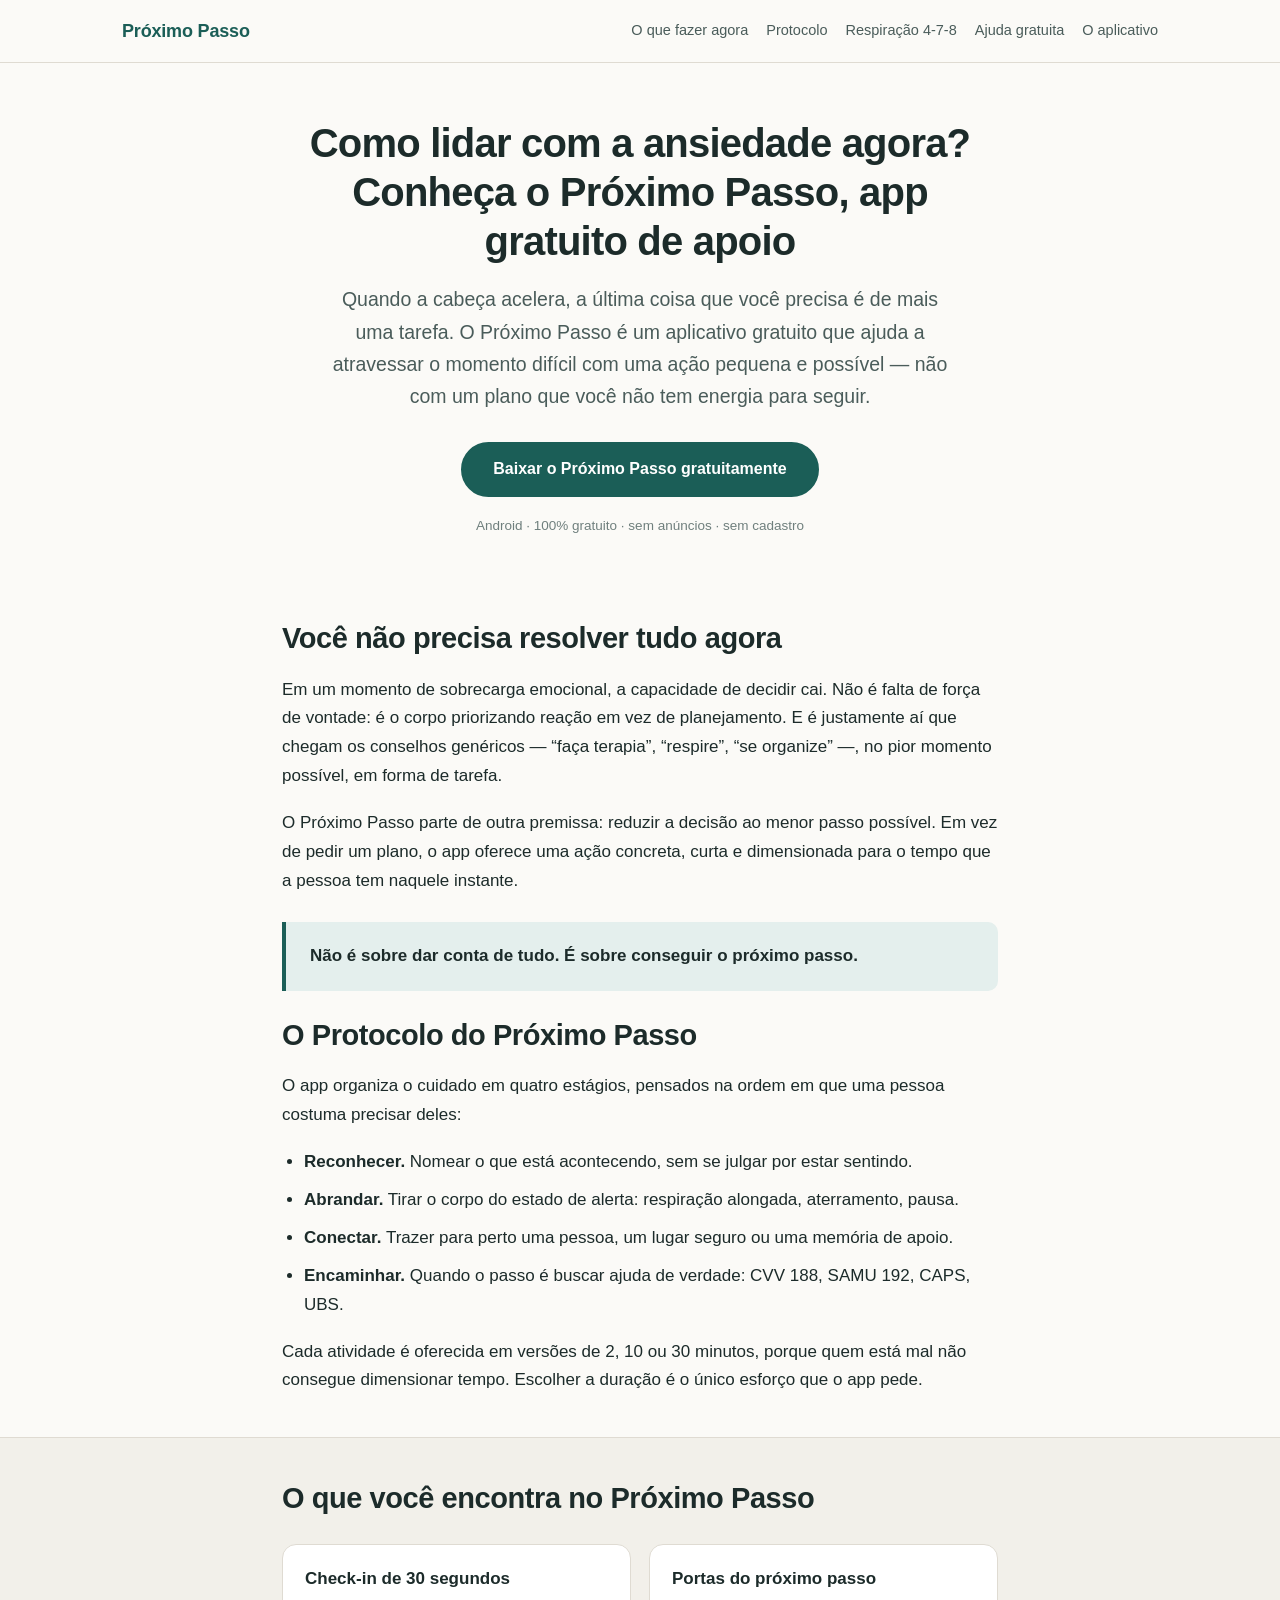
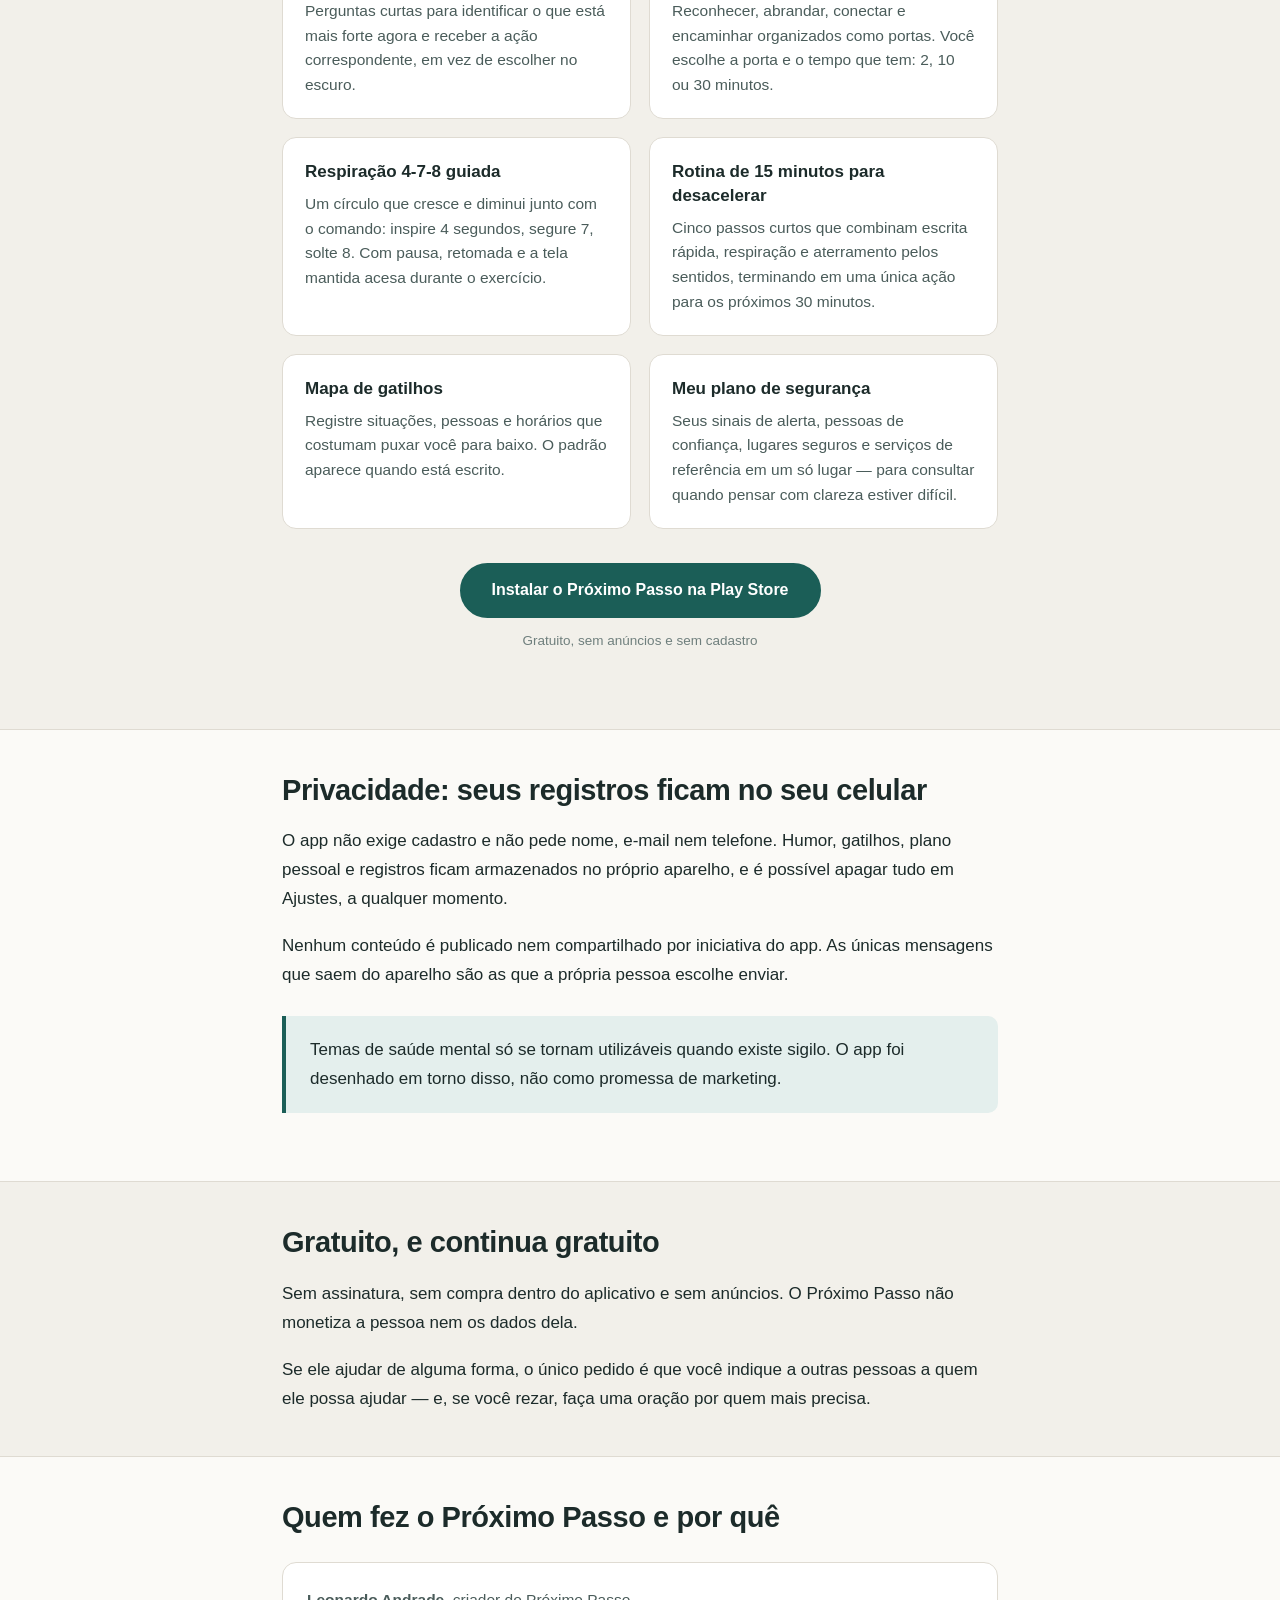
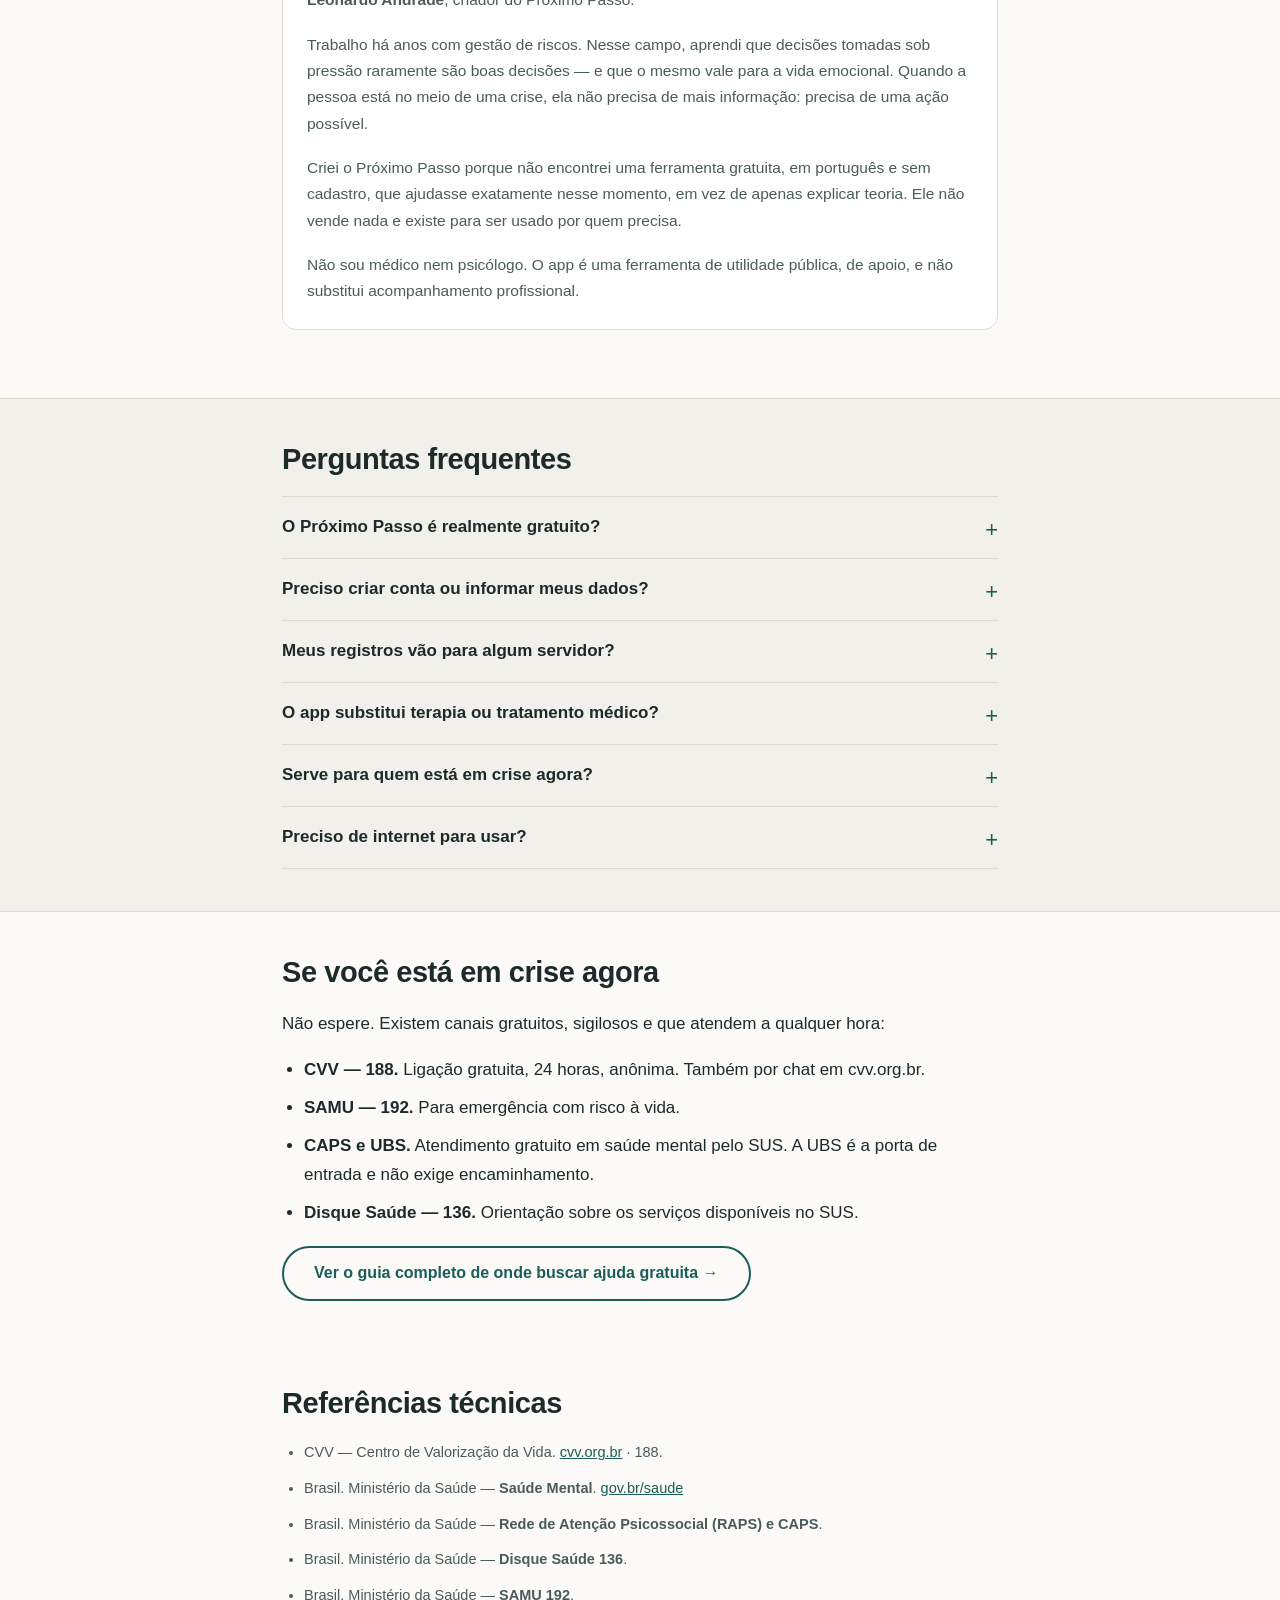
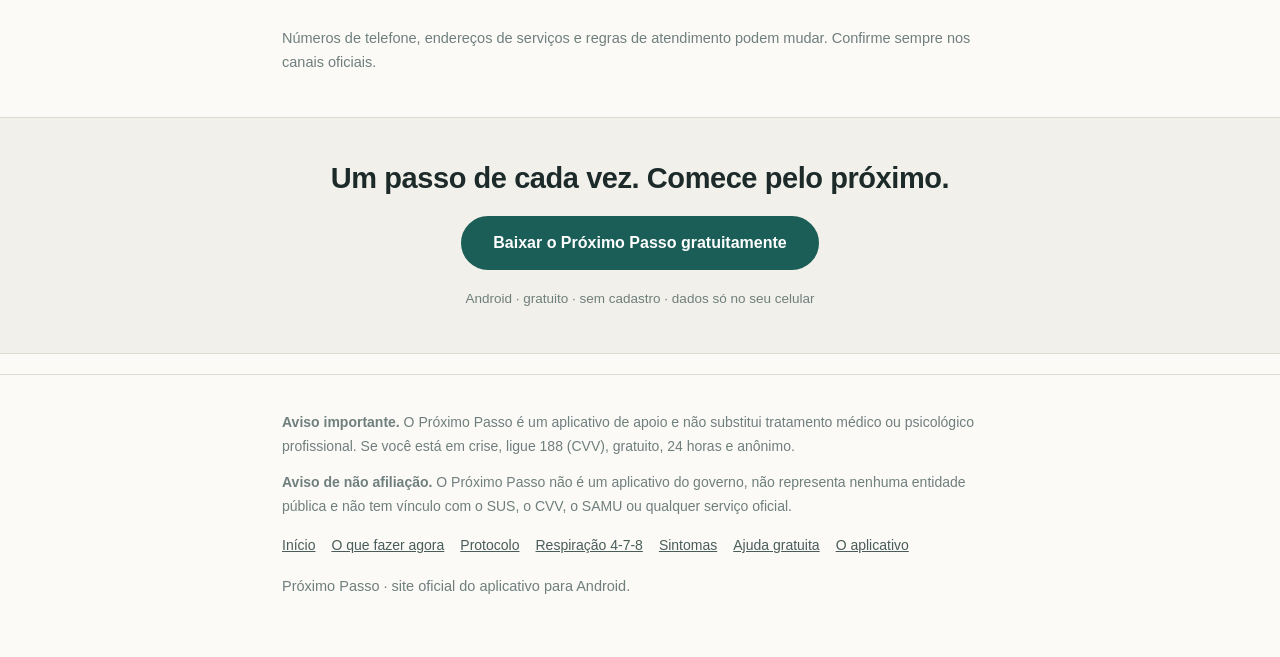
<file: index.html>
<!DOCTYPE html>
<html lang="pt-BR">
<head>
<meta charset="utf-8">
<title>Como lidar com a ansiedade agora? Conheça o Próximo Passo</title>
<meta name="description" content="App gratuito de autocuidado para momentos de ansiedade e sobrecarga emocional. Atividades de 2, 10 e 30 minutos, com exercícios guiados. Sem cadastro.">
<link rel="canonical" href="https://leoandradefr.github.io/proximo-passo/">
<meta name="robots" content="index, follow">
<meta name="viewport" content="width=device-width, initial-scale=1">
<meta property="og:type" content="website">
<meta property="og:title" content="Próximo Passo — app gratuito de apoio emocional">
<meta property="og:description" content="Um passo de cada vez. Atividades de 2, 10 e 30 minutos para atravessar momentos de ansiedade e sobrecarga emocional.">
<meta property="og:url" content="https://leoandradefr.github.io/proximo-passo/">
<meta property="og:locale" content="pt_BR">
<meta property="og:site_name" content="Próximo Passo">
<link rel="stylesheet" href="style.css">
<script type="application/ld+json">
{
  "@context": "https://schema.org",
  "@type": "SoftwareApplication",
  "name": "Próximo Passo",
  "applicationCategory": "HealthApplication",
  "operatingSystem": "Android",
  "url": "https://leoandradefr.github.io/proximo-passo/",
  "installUrl": "https://play.google.com/store/apps/details?id=br.com.leonardo_andrade.proximo_passo&hl=pt_BR",
  "inLanguage": "pt-BR",
  "offers": { "@type": "Offer", "price": "0", "priceCurrency": "BRL" },
  "author": { "@type": "Person", "name": "Leonardo Andrade" },
  "publisher": { "@type": "Organization", "name": "Próximo Passo" }
}
</script>
<script type="application/ld+json">
{
  "@context": "https://schema.org",
  "@type": "FAQPage",
  "mainEntity": [
    { "@type": "Question", "name": "O Próximo Passo é realmente gratuito?",
      "acceptedAnswer": { "@type": "Answer", "text": "Sim. Não existe assinatura, compra dentro do app ou anúncio. É gratuito para qualquer pessoa e continua assim." } },
    { "@type": "Question", "name": "Preciso criar conta ou informar meus dados?",
      "acceptedAnswer": { "@type": "Answer", "text": "Não. Não há cadastro nem login. O app funciona sem nome, e-mail ou telefone." } },
    { "@type": "Question", "name": "Meus registros vão para algum servidor?",
      "acceptedAnswer": { "@type": "Answer", "text": "Não. Humor, gatilhos, plano pessoal e registros ficam no próprio aparelho. Você pode apagar tudo em Ajustes, a qualquer momento." } },
    { "@type": "Question", "name": "O app substitui terapia ou tratamento médico?",
      "acceptedAnswer": { "@type": "Answer", "text": "Não. É uma ferramenta de autocuidado e apoio. Não faz diagnóstico e não substitui psicoterapia, avaliação médica ou medicação. Em crise, ligue 188 (CVV) ou 192 (SAMU)." } },
    { "@type": "Question", "name": "Serve para quem está em crise agora?",
      "acceptedAnswer": { "@type": "Answer", "text": "O app tem atalhos para CVV 188 e SAMU 192, que abrem o discador, e o número permanece visível na tela. Mas se houver risco imediato à vida, procure o SAMU (192) ou o pronto-socorro mais próximo." } },
    { "@type": "Question", "name": "Preciso de internet para usar?",
      "acceptedAnswer": { "@type": "Answer", "text": "Não. As atividades, os exercícios e os registros funcionam no aparelho. A internet só é necessária para instalar o app ou abrir links de sites externos." } }
  ]
}
</script>
</head>
<body>
<a class="skip-link" href="#conteudo">Ir para o conteúdo</a>

<header class="site">
  <div class="wrap-wide">
    <a class="brand" href="index.html">Próximo Passo</a>
    <nav class="site" aria-label="Navegação principal">
      <a href="ansiedade-o-que-fazer-agora.html">O que fazer agora</a>
      <a href="protocolo-do-proximo-passo.html">Protocolo</a>
      <a href="respiracao-4-7-8.html">Respiração 4-7-8</a>
      <a href="onde-buscar-ajuda-gratuita.html">Ajuda gratuita</a>
      <a href="app.html">O aplicativo</a>
    </nav>
  </div>
</header>

<main id="conteudo">

  <div class="wrap">
    <div class="hero">
      <h1>Como lidar com a ansiedade agora? Conheça o Próximo Passo, app gratuito de apoio</h1>
      <p class="lead">Quando a cabeça acelera, a última coisa que você precisa é de mais uma tarefa. O Próximo Passo é um aplicativo gratuito que ajuda a atravessar o momento difícil com uma ação pequena e possível — não com um plano que você não tem energia para seguir.</p>
      <p><a class="btn" href="https://play.google.com/store/apps/details?id=br.com.leonardo_andrade.proximo_passo&amp;hl=pt_BR">Baixar o Próximo Passo gratuitamente</a></p>
      <span class="btn-note">Android · 100% gratuito · sem anúncios · sem cadastro</span>
    </div>
  </div>

  <section>
    <div class="wrap">
      <h2>Você não precisa resolver tudo agora</h2>
      <p>Em um momento de sobrecarga emocional, a capacidade de decidir cai. Não é falta de força de vontade: é o corpo priorizando reação em vez de planejamento. E é justamente aí que chegam os conselhos genéricos — “faça terapia”, “respire”, “se organize” —, no pior momento possível, em forma de tarefa.</p>
      <p>O Próximo Passo parte de outra premissa: reduzir a decisão ao menor passo possível. Em vez de pedir um plano, o app oferece uma ação concreta, curta e dimensionada para o tempo que a pessoa tem naquele instante.</p>

      <div class="callout">
        <p><strong>Não é sobre dar conta de tudo. É sobre conseguir o próximo passo.</strong></p>
      </div>

      <h2>O Protocolo do Próximo Passo</h2>
      <p>O app organiza o cuidado em quatro estágios, pensados na ordem em que uma pessoa costuma precisar deles:</p>
      <ul>
        <li><strong>Reconhecer.</strong> Nomear o que está acontecendo, sem se julgar por estar sentindo.</li>
        <li><strong>Abrandar.</strong> Tirar o corpo do estado de alerta: respiração alongada, aterramento, pausa.</li>
        <li><strong>Conectar.</strong> Trazer para perto uma pessoa, um lugar seguro ou uma memória de apoio.</li>
        <li><strong>Encaminhar.</strong> Quando o passo é buscar ajuda de verdade: CVV 188, SAMU 192, CAPS, UBS.</li>
      </ul>
      <p>Cada atividade é oferecida em versões de 2, 10 ou 30 minutos, porque quem está mal não consegue dimensionar tempo. Escolher a duração é o único esforço que o app pede.</p>
    </div>
  </section>

  <section class="alt">
    <div class="wrap">
      <h2>O que você encontra no Próximo Passo</h2>
      <div class="cards">
        <div class="card">
          <h3>Check-in de 30 segundos</h3>
          <p>Perguntas curtas para identificar o que está mais forte agora e receber a ação correspondente, em vez de escolher no escuro.</p>
        </div>
        <div class="card">
          <h3>Portas do próximo passo</h3>
          <p>Reconhecer, abrandar, conectar e encaminhar organizados como portas. Você escolhe a porta e o tempo que tem: 2, 10 ou 30 minutos.</p>
        </div>
        <div class="card">
          <h3>Respiração 4-7-8 guiada</h3>
          <p>Um círculo que cresce e diminui junto com o comando: inspire 4 segundos, segure 7, solte 8. Com pausa, retomada e a tela mantida acesa durante o exercício.</p>
        </div>
        <div class="card">
          <h3>Rotina de 15 minutos para desacelerar</h3>
          <p>Cinco passos curtos que combinam escrita rápida, respiração e aterramento pelos sentidos, terminando em uma única ação para os próximos 30 minutos.</p>
        </div>
        <div class="card">
          <h3>Mapa de gatilhos</h3>
          <p>Registre situações, pessoas e horários que costumam puxar você para baixo. O padrão aparece quando está escrito.</p>
        </div>
        <div class="card">
          <h3>Meu plano de segurança</h3>
          <p>Seus sinais de alerta, pessoas de confiança, lugares seguros e serviços de referência em um só lugar — para consultar quando pensar com clareza estiver difícil.</p>
        </div>
      </div>
      <div class="btn-row">
        <a class="btn" href="https://play.google.com/store/apps/details?id=br.com.leonardo_andrade.proximo_passo&amp;hl=pt_BR">Instalar o Próximo Passo na Play Store</a>
        <span class="btn-note">Gratuito, sem anúncios e sem cadastro</span>
      </div>
    </div>
  </section>

  <section>
    <div class="wrap">
      <h2>Privacidade: seus registros ficam no seu celular</h2>
      <p>O app não exige cadastro e não pede nome, e-mail nem telefone. Humor, gatilhos, plano pessoal e registros ficam armazenados no próprio aparelho, e é possível apagar tudo em Ajustes, a qualquer momento.</p>
      <p>Nenhum conteúdo é publicado nem compartilhado por iniciativa do app. As únicas mensagens que saem do aparelho são as que a própria pessoa escolhe enviar.</p>
      <div class="callout">
        <p>Temas de saúde mental só se tornam utilizáveis quando existe sigilo. O app foi desenhado em torno disso, não como promessa de marketing.</p>
      </div>
    </div>
  </section>

  <section class="alt">
    <div class="wrap">
      <h2>Gratuito, e continua gratuito</h2>
      <p>Sem assinatura, sem compra dentro do aplicativo e sem anúncios. O Próximo Passo não monetiza a pessoa nem os dados dela.</p>
      <p>Se ele ajudar de alguma forma, o único pedido é que você indique a outras pessoas a quem ele possa ajudar — e, se você rezar, faça uma oração por quem mais precisa.</p>
    </div>
  </section>

  <section>
    <div class="wrap">
      <h2>Quem fez o Próximo Passo e por quê</h2>
      <div class="author">
        <div class="author-text">
          <p><strong>Leonardo Andrade</strong>, criador do Próximo Passo.</p>
          <p>Trabalho há anos com gestão de riscos. Nesse campo, aprendi que decisões tomadas sob pressão raramente são boas decisões — e que o mesmo vale para a vida emocional. Quando a pessoa está no meio de uma crise, ela não precisa de mais informação: precisa de uma ação possível.</p>
          <p>Criei o Próximo Passo porque não encontrei uma ferramenta gratuita, em português e sem cadastro, que ajudasse exatamente nesse momento, em vez de apenas explicar teoria. Ele não vende nada e existe para ser usado por quem precisa.</p>
          <p>Não sou médico nem psicólogo. O app é uma ferramenta de utilidade pública, de apoio, e não substitui acompanhamento profissional.</p>
        </div>
      </div>
    </div>
  </section>

  <section class="alt">
    <div class="wrap">
      <h2>Perguntas frequentes</h2>
      <div class="faq">
        <details>
          <summary>O Próximo Passo é realmente gratuito?</summary>
          <p>Sim. Não existe assinatura, compra dentro do app ou anúncio. É gratuito para qualquer pessoa e continua assim.</p>
        </details>
        <details>
          <summary>Preciso criar conta ou informar meus dados?</summary>
          <p>Não. Não há cadastro nem login. O app funciona sem nome, e-mail ou telefone.</p>
        </details>
        <details>
          <summary>Meus registros vão para algum servidor?</summary>
          <p>Não. Humor, gatilhos, plano pessoal e registros ficam no próprio aparelho. Você pode apagar tudo em Ajustes, a qualquer momento.</p>
        </details>
        <details>
          <summary>O app substitui terapia ou tratamento médico?</summary>
          <p>Não. É uma ferramenta de autocuidado e apoio. Não faz diagnóstico e não substitui psicoterapia, avaliação médica ou medicação. Em crise, ligue 188 (CVV) ou 192 (SAMU).</p>
        </details>
        <details>
          <summary>Serve para quem está em crise agora?</summary>
          <p>O app tem atalhos para CVV 188 e SAMU 192, que abrem o discador do celular, e o número permanece visível na tela como alternativa. Mas se houver risco imediato à vida, procure o SAMU (192) ou o pronto-socorro mais próximo — não espere usar o aplicativo.</p>
        </details>
        <details>
          <summary>Preciso de internet para usar?</summary>
          <p>Não. As atividades, os exercícios e os registros funcionam no aparelho. A internet só é necessária para instalar o app pela Play Store ou abrir links de sites externos.</p>
        </details>
      </div>
    </div>
  </section>

  <section>
    <div class="wrap">
      <h2>Se você está em crise agora</h2>
      <p>Não espere. Existem canais gratuitos, sigilosos e que atendem a qualquer hora:</p>
      <ul>
        <li><strong>CVV — 188.</strong> Ligação gratuita, 24 horas, anônima. Também por chat em cvv.org.br.</li>
        <li><strong>SAMU — 192.</strong> Para emergência com risco à vida.</li>
        <li><strong>CAPS e UBS.</strong> Atendimento gratuito em saúde mental pelo SUS. A UBS é a porta de entrada e não exige encaminhamento.</li>
        <li><strong>Disque Saúde — 136.</strong> Orientação sobre os serviços disponíveis no SUS.</li>
      </ul>
      <p><a class="btn btn-outline" href="onde-buscar-ajuda-gratuita.html">Ver o guia completo de onde buscar ajuda gratuita →</a></p>
    </div>
  </section>

  <section>
    <div class="wrap">
      <h2>Referências técnicas</h2>
      <ul class="refs">
        <li>CVV — Centro de Valorização da Vida. <a href="https://www.cvv.org.br/" rel="noopener">cvv.org.br</a> · 188.</li>
        <li>Brasil. Ministério da Saúde — <strong>Saúde Mental</strong>. <a href="https://www.gov.br/saude/pt-br/assuntos/saude-de-a-a-z/s/saude-mental" rel="noopener">gov.br/saude</a></li>
        <li>Brasil. Ministério da Saúde — <strong>Rede de Atenção Psicossocial (RAPS) e CAPS</strong>.</li>
        <li>Brasil. Ministério da Saúde — <strong>Disque Saúde 136</strong>.</li>
        <li>Brasil. Ministério da Saúde — <strong>SAMU 192</strong>.</li>
      </ul>
      <p class="small">Números de telefone, endereços de serviços e regras de atendimento podem mudar. Confirme sempre nos canais oficiais.</p>
    </div>
  </section>

  <section class="alt">
    <div class="wrap center">
      <h2>Um passo de cada vez. Comece pelo próximo.</h2>
      <p><a class="btn" href="https://play.google.com/store/apps/details?id=br.com.leonardo_andrade.proximo_passo&amp;hl=pt_BR">Baixar o Próximo Passo gratuitamente</a></p>
      <span class="btn-note">Android · gratuito · sem cadastro · dados só no seu celular</span>
    </div>
  </section>

</main>

<footer class="site">
  <div class="wrap">
    <p><strong>Aviso importante.</strong> O Próximo Passo é um aplicativo de apoio e não substitui tratamento médico ou psicológico profissional. Se você está em crise, ligue 188 (CVV), gratuito, 24 horas e anônimo.</p>
    <p><strong>Aviso de não afiliação.</strong> O Próximo Passo não é um aplicativo do governo, não representa nenhuma entidade pública e não tem vínculo com o SUS, o CVV, o SAMU ou qualquer serviço oficial.</p>
    <div class="foot-links">
      <a href="index.html">Início</a>
      <a href="ansiedade-o-que-fazer-agora.html">O que fazer agora</a>
      <a href="protocolo-do-proximo-passo.html">Protocolo</a>
      <a href="respiracao-4-7-8.html">Respiração 4-7-8</a>
      <a href="crise-de-ansiedade-sintomas.html">Sintomas</a>
      <a href="onde-buscar-ajuda-gratuita.html">Ajuda gratuita</a>
      <a href="app.html">O aplicativo</a>
    </div>
    <p class="small">Próximo Passo · site oficial do aplicativo para Android.</p>
  </div>
</footer>

</body>
</html>
</file>
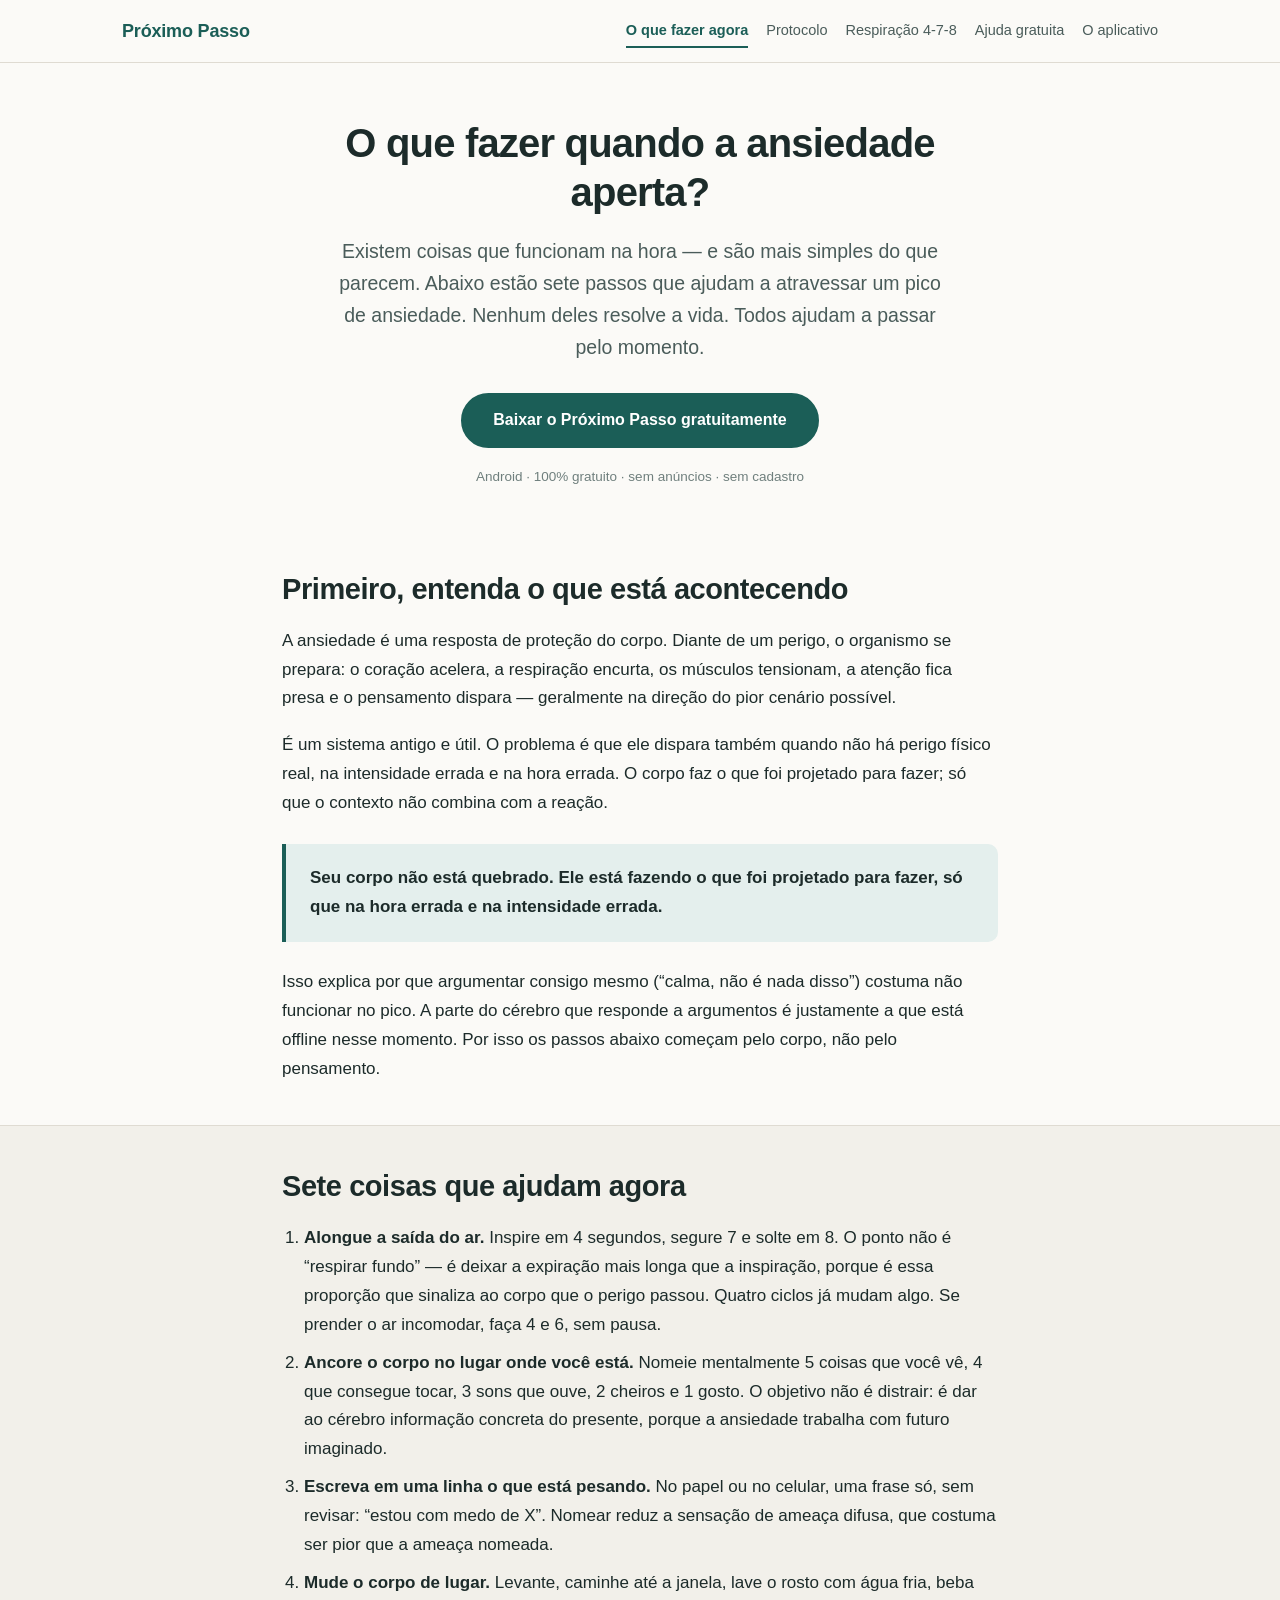
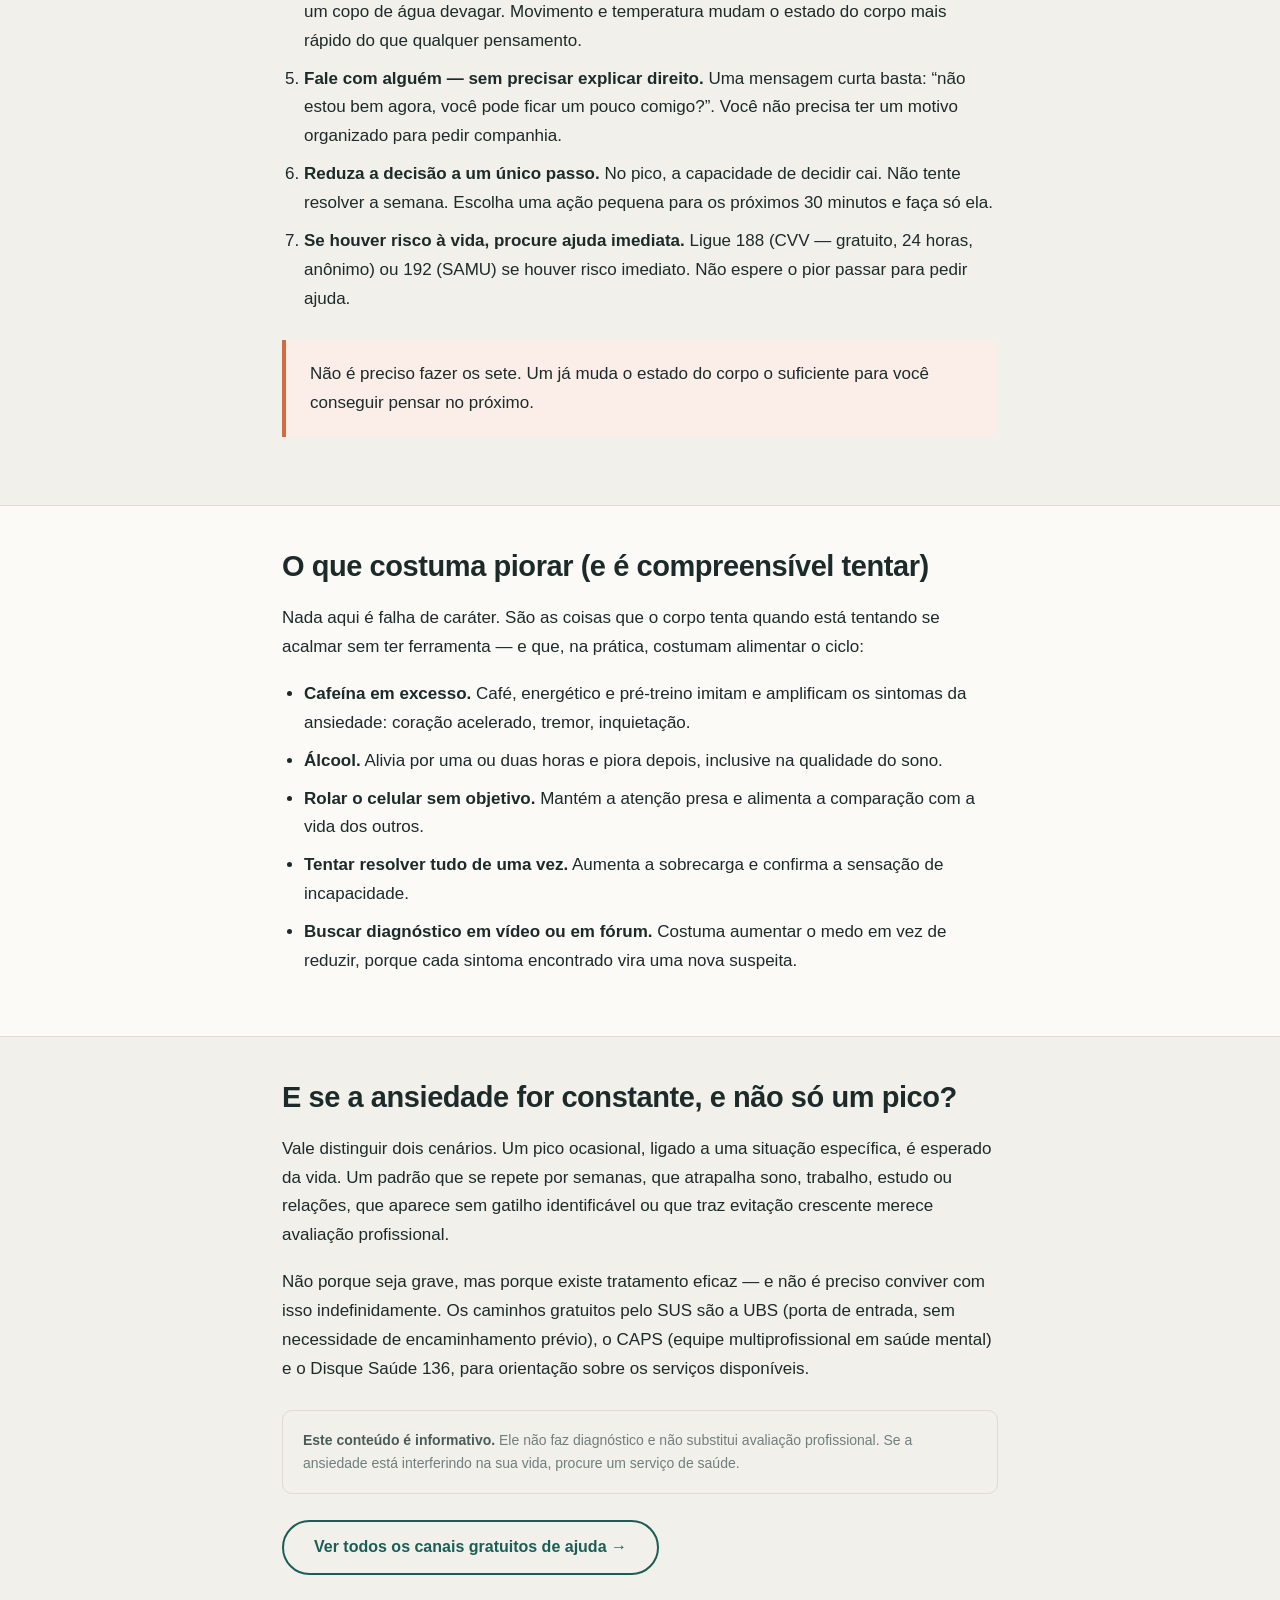
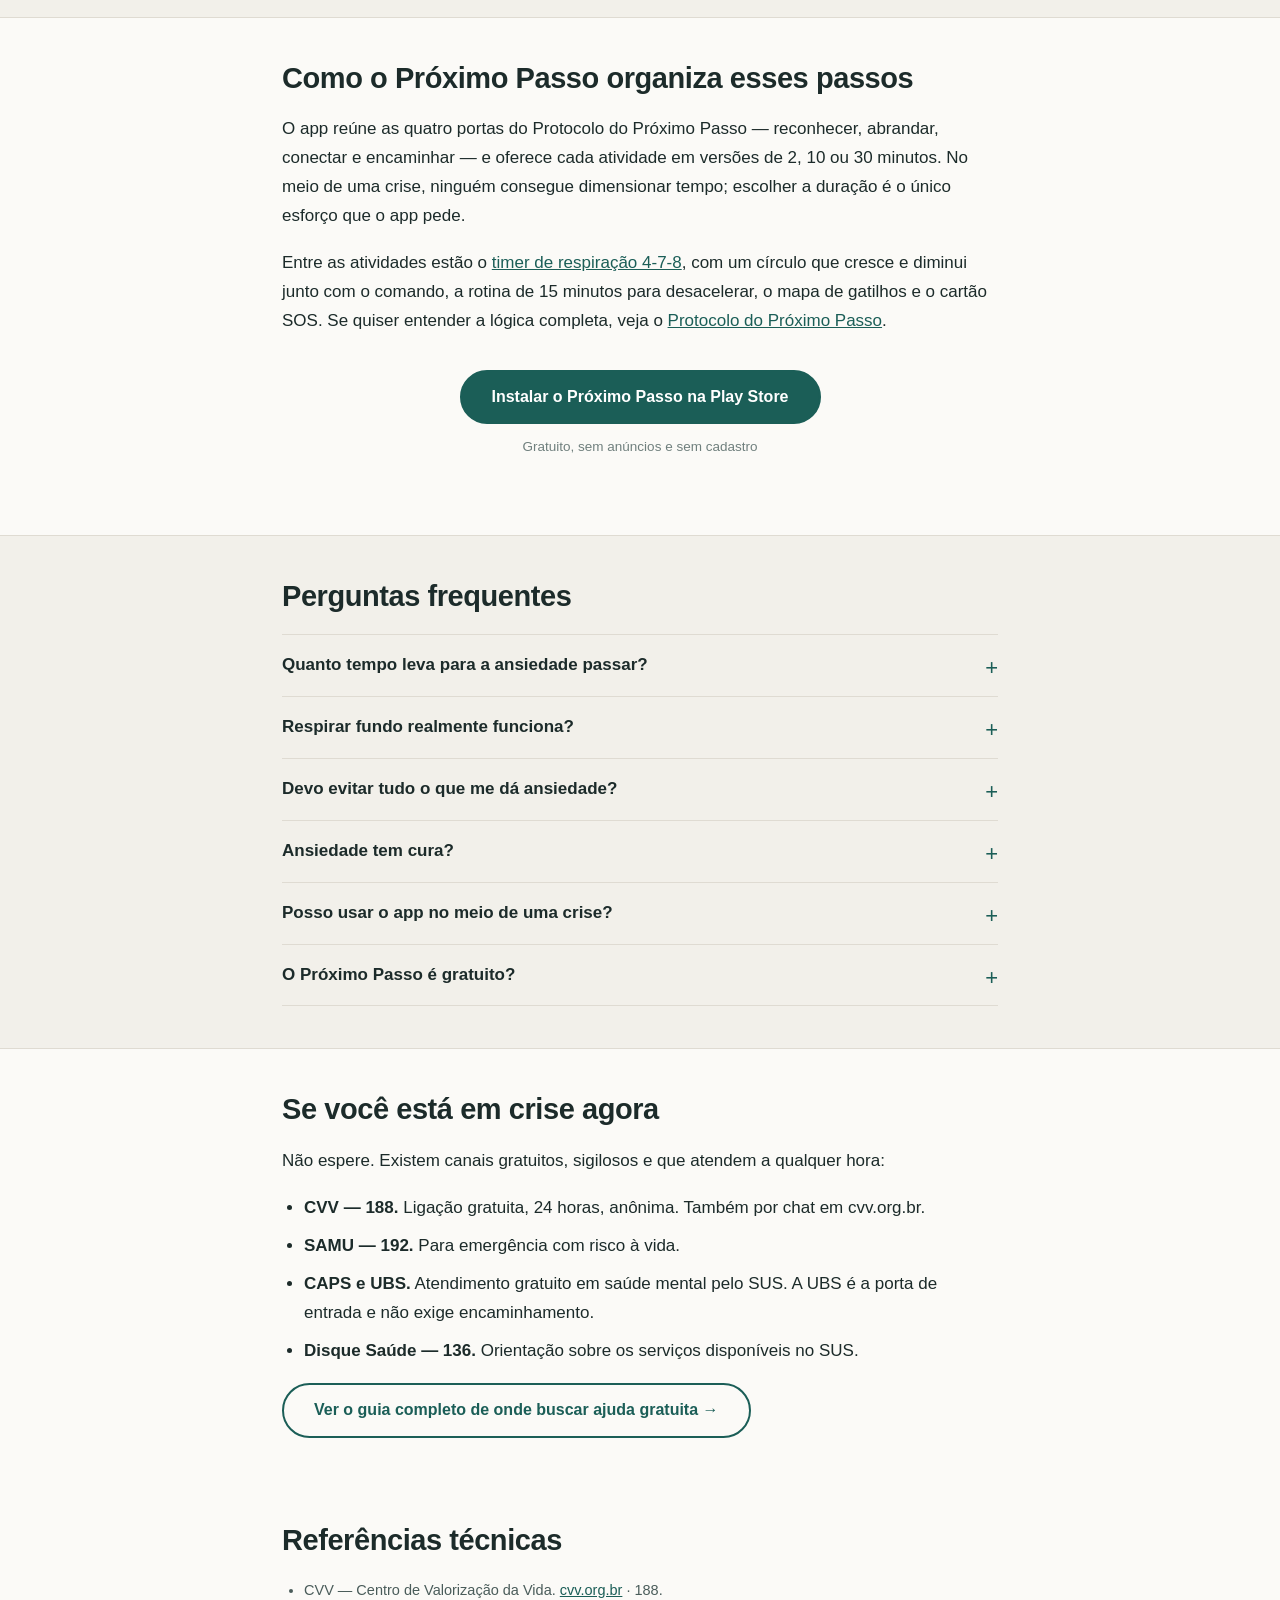
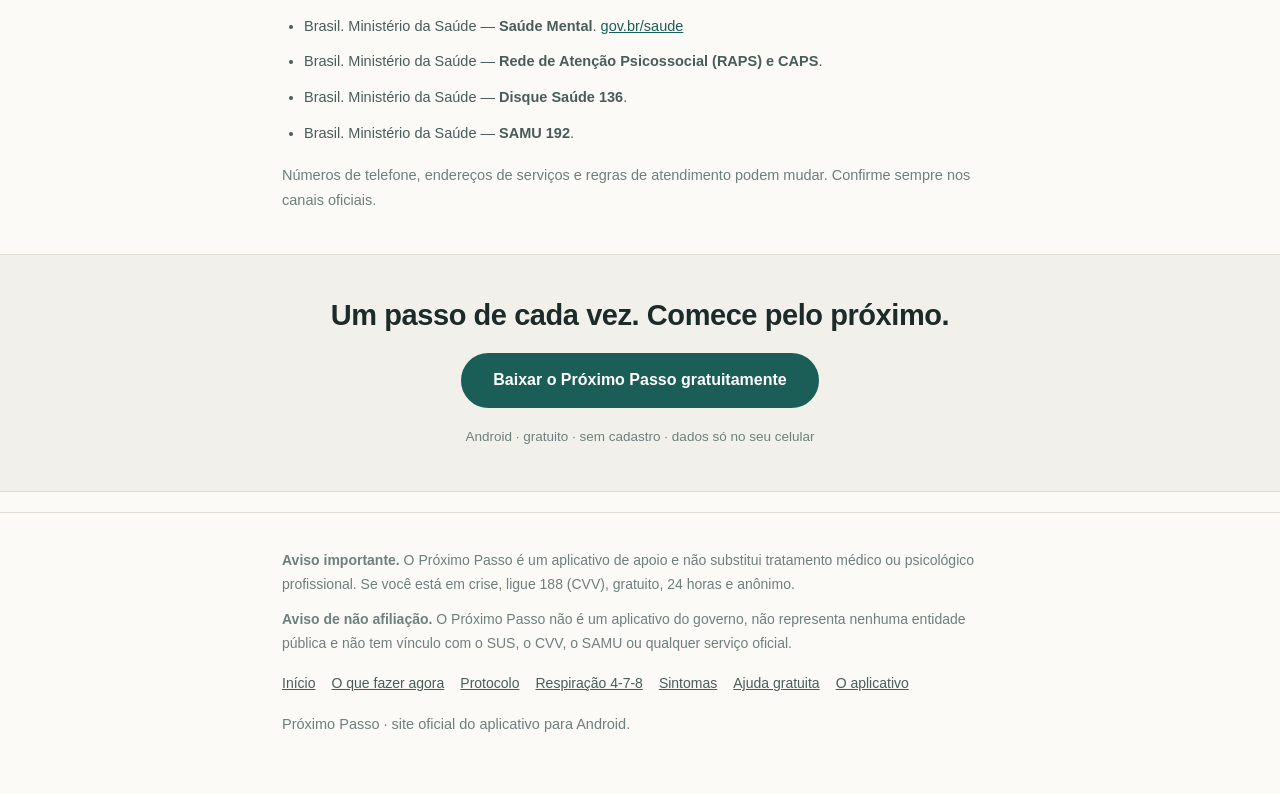
<file: ansiedade-o-que-fazer-agora.html>
<!DOCTYPE html>
<html lang="pt-BR">
<head>
<meta charset="utf-8">
<title>O que fazer quando a ansiedade aperta? 7 passos que ajudam agora</title>
<meta name="description" content="Sete passos práticos para atravessar um momento de ansiedade: respiração alongada, aterramento pelo corpo, escrita rápida e quando procurar ajuda imediata.">
<link rel="canonical" href="https://leoandradefr.github.io/proximo-passo/ansiedade-o-que-fazer-agora.html">
<meta name="robots" content="index, follow">
<meta name="viewport" content="width=device-width, initial-scale=1">
<meta property="og:type" content="article">
<meta property="og:title" content="O que fazer quando a ansiedade aperta? 7 passos que ajudam agora">
<meta property="og:description" content="Sete passos práticos para atravessar um momento de ansiedade, explicados em linguagem simples. Inclui quando procurar ajuda imediata.">
<meta property="og:url" content="https://leoandradefr.github.io/proximo-passo/ansiedade-o-que-fazer-agora.html">
<meta property="og:locale" content="pt_BR">
<meta property="og:site_name" content="Próximo Passo">
<link rel="stylesheet" href="style.css">
<script type="application/ld+json">
{
  "@context": "https://schema.org",
  "@type": "Article",
  "headline": "O que fazer quando a ansiedade aperta? 7 passos que ajudam agora",
  "description": "Sete passos práticos para atravessar um momento de ansiedade: respiração alongada, aterramento pelo corpo, escrita rápida e quando procurar ajuda imediata.",
  "inLanguage": "pt-BR",
  "datePublished": "2026-11-17",
  "dateModified": "2026-11-17",
  "mainEntityOfPage": {
    "@type": "WebPage",
    "@id": "https://leoandradefr.github.io/proximo-passo/ansiedade-o-que-fazer-agora.html"
  },
  "author": { "@type": "Person", "name": "Leonardo Andrade" },
  "publisher": { "@type": "Organization", "name": "Próximo Passo" }
}
</script>
<script type="application/ld+json">
{
  "@context": "https://schema.org",
  "@type": "FAQPage",
  "mainEntity": [
    { "@type": "Question", "name": "Quanto tempo leva para a ansiedade passar?",
      "acceptedAnswer": { "@type": "Answer", "text": "Um pico costuma diminuir em alguns minutos, mas o tempo varia muito de pessoa para pessoa e de situação para situação. Nenhuma técnica interrompe o processo imediatamente. O que costuma ajudar é não lutar contra ele e dar ao corpo alguma coisa concreta para fazer." } },
    { "@type": "Question", "name": "Respirar fundo realmente funciona?",
      "acceptedAnswer": { "@type": "Answer", "text": "Respirar fundo pode até piorar, se você hiperventilar. O que ajuda é alongar a expiração: soltar o ar por mais tempo do que se inspira. É essa proporção que sinaliza ao corpo que o perigo passou." } },
    { "@type": "Question", "name": "Devo evitar tudo o que me dá ansiedade?",
      "acceptedAnswer": { "@type": "Answer", "text": "Evitar alivia agora e tende a aumentar o medo depois, porque ensina o cérebro que a situação era mesmo perigosa. Quando for possível, vale reduzir o passo em vez de cancelar de vez." } },
    { "@type": "Question", "name": "Ansiedade tem cura?",
      "acceptedAnswer": { "@type": "Answer", "text": "Ansiedade é uma resposta normal do corpo e não é algo a ser eliminado. Quando ela se torna um transtorno, existe tratamento, e ele é eficaz para a maioria das pessoas. Isso precisa ser avaliado por profissional de saúde, não por um aplicativo." } },
    { "@type": "Question", "name": "Posso usar o app no meio de uma crise?",
      "acceptedAnswer": { "@type": "Answer", "text": "Pode, e ele foi desenhado para isso: as telas são curtas e as atividades cabem em 2 minutos. Mas se houver risco imediato à vida, procure o SAMU (192) ou o pronto-socorro mais próximo primeiro." } },
    { "@type": "Question", "name": "O Próximo Passo é gratuito?",
      "acceptedAnswer": { "@type": "Answer", "text": "Sim. Não há assinatura, compra dentro do app ou anúncio, e não é necessário criar conta. O app é uma ferramenta de apoio e não substitui acompanhamento profissional." } }
  ]
}
</script>
</head>
<body>
<a class="skip-link" href="#conteudo">Ir para o conteúdo</a>

<header class="site">
  <div class="wrap-wide">
    <a class="brand" href="index.html">Próximo Passo</a>
    <nav class="site" aria-label="Navegação principal">
      <a href="ansiedade-o-que-fazer-agora.html" aria-current="page">O que fazer agora</a>
      <a href="protocolo-do-proximo-passo.html">Protocolo</a>
      <a href="respiracao-4-7-8.html">Respiração 4-7-8</a>
      <a href="onde-buscar-ajuda-gratuita.html">Ajuda gratuita</a>
      <a href="app.html">O aplicativo</a>
    </nav>
  </div>
</header>

<main id="conteudo">

  <div class="wrap">
    <div class="hero">
      <h1>O que fazer quando a ansiedade aperta?</h1>
      <p class="lead">Existem coisas que funcionam na hora — e são mais simples do que parecem. Abaixo estão sete passos que ajudam a atravessar um pico de ansiedade. Nenhum deles resolve a vida. Todos ajudam a passar pelo momento.</p>
      <p><a class="btn" href="https://play.google.com/store/apps/details?id=br.com.leonardo_andrade.proximo_passo&amp;hl=pt_BR">Baixar o Próximo Passo gratuitamente</a></p>
      <span class="btn-note">Android · 100% gratuito · sem anúncios · sem cadastro</span>
    </div>
  </div>

  <section>
    <div class="wrap">
      <h2>Primeiro, entenda o que está acontecendo</h2>
      <p>A ansiedade é uma resposta de proteção do corpo. Diante de um perigo, o organismo se prepara: o coração acelera, a respiração encurta, os músculos tensionam, a atenção fica presa e o pensamento dispara — geralmente na direção do pior cenário possível.</p>
      <p>É um sistema antigo e útil. O problema é que ele dispara também quando não há perigo físico real, na intensidade errada e na hora errada. O corpo faz o que foi projetado para fazer; só que o contexto não combina com a reação.</p>

      <div class="callout">
        <p><strong>Seu corpo não está quebrado. Ele está fazendo o que foi projetado para fazer, só que na hora errada e na intensidade errada.</strong></p>
      </div>

      <p>Isso explica por que argumentar consigo mesmo (“calma, não é nada disso”) costuma não funcionar no pico. A parte do cérebro que responde a argumentos é justamente a que está offline nesse momento. Por isso os passos abaixo começam pelo corpo, não pelo pensamento.</p>
    </div>
  </section>

  <section class="alt">
    <div class="wrap">
      <h2>Sete coisas que ajudam agora</h2>
      <ol>
        <li><strong>Alongue a saída do ar.</strong> Inspire em 4 segundos, segure 7 e solte em 8. O ponto não é “respirar fundo” — é deixar a expiração mais longa que a inspiração, porque é essa proporção que sinaliza ao corpo que o perigo passou. Quatro ciclos já mudam algo. Se prender o ar incomodar, faça 4 e 6, sem pausa.</li>
        <li><strong>Ancore o corpo no lugar onde você está.</strong> Nomeie mentalmente 5 coisas que você vê, 4 que consegue tocar, 3 sons que ouve, 2 cheiros e 1 gosto. O objetivo não é distrair: é dar ao cérebro informação concreta do presente, porque a ansiedade trabalha com futuro imaginado.</li>
        <li><strong>Escreva em uma linha o que está pesando.</strong> No papel ou no celular, uma frase só, sem revisar: “estou com medo de X”. Nomear reduz a sensação de ameaça difusa, que costuma ser pior que a ameaça nomeada.</li>
        <li><strong>Mude o corpo de lugar.</strong> Levante, caminhe até a janela, lave o rosto com água fria, beba um copo de água devagar. Movimento e temperatura mudam o estado do corpo mais rápido do que qualquer pensamento.</li>
        <li><strong>Fale com alguém — sem precisar explicar direito.</strong> Uma mensagem curta basta: “não estou bem agora, você pode ficar um pouco comigo?”. Você não precisa ter um motivo organizado para pedir companhia.</li>
        <li><strong>Reduza a decisão a um único passo.</strong> No pico, a capacidade de decidir cai. Não tente resolver a semana. Escolha uma ação pequena para os próximos 30 minutos e faça só ela.</li>
        <li><strong>Se houver risco à vida, procure ajuda imediata.</strong> Ligue 188 (CVV — gratuito, 24 horas, anônimo) ou 192 (SAMU) se houver risco imediato. Não espere o pior passar para pedir ajuda.</li>
      </ol>

      <div class="callout callout-warm">
        <p>Não é preciso fazer os sete. Um já muda o estado do corpo o suficiente para você conseguir pensar no próximo.</p>
      </div>
    </div>
  </section>

  <section>
    <div class="wrap">
      <h2>O que costuma piorar (e é compreensível tentar)</h2>
      <p>Nada aqui é falha de caráter. São as coisas que o corpo tenta quando está tentando se acalmar sem ter ferramenta — e que, na prática, costumam alimentar o ciclo:</p>
      <ul>
        <li><strong>Cafeína em excesso.</strong> Café, energético e pré-treino imitam e amplificam os sintomas da ansiedade: coração acelerado, tremor, inquietação.</li>
        <li><strong>Álcool.</strong> Alivia por uma ou duas horas e piora depois, inclusive na qualidade do sono.</li>
        <li><strong>Rolar o celular sem objetivo.</strong> Mantém a atenção presa e alimenta a comparação com a vida dos outros.</li>
        <li><strong>Tentar resolver tudo de uma vez.</strong> Aumenta a sobrecarga e confirma a sensação de incapacidade.</li>
        <li><strong>Buscar diagnóstico em vídeo ou em fórum.</strong> Costuma aumentar o medo em vez de reduzir, porque cada sintoma encontrado vira uma nova suspeita.</li>
      </ul>
    </div>
  </section>

  <section class="alt">
    <div class="wrap">
      <h2>E se a ansiedade for constante, e não só um pico?</h2>
      <p>Vale distinguir dois cenários. Um pico ocasional, ligado a uma situação específica, é esperado da vida. Um padrão que se repete por semanas, que atrapalha sono, trabalho, estudo ou relações, que aparece sem gatilho identificável ou que traz evitação crescente merece avaliação profissional.</p>
      <p>Não porque seja grave, mas porque existe tratamento eficaz — e não é preciso conviver com isso indefinidamente. Os caminhos gratuitos pelo SUS são a UBS (porta de entrada, sem necessidade de encaminhamento prévio), o CAPS (equipe multiprofissional em saúde mental) e o Disque Saúde 136, para orientação sobre os serviços disponíveis.</p>

      <div class="notice">
        <p><strong>Este conteúdo é informativo.</strong> Ele não faz diagnóstico e não substitui avaliação profissional. Se a ansiedade está interferindo na sua vida, procure um serviço de saúde.</p>
      </div>

      <p><a class="btn btn-outline" href="onde-buscar-ajuda-gratuita.html">Ver todos os canais gratuitos de ajuda →</a></p>
    </div>
  </section>

  <section>
    <div class="wrap">
      <h2>Como o Próximo Passo organiza esses passos</h2>
      <p>O app reúne as quatro portas do Protocolo do Próximo Passo — reconhecer, abrandar, conectar e encaminhar — e oferece cada atividade em versões de 2, 10 ou 30 minutos. No meio de uma crise, ninguém consegue dimensionar tempo; escolher a duração é o único esforço que o app pede.</p>
      <p>Entre as atividades estão o <a href="respiracao-4-7-8.html">timer de respiração 4-7-8</a>, com um círculo que cresce e diminui junto com o comando, a rotina de 15 minutos para desacelerar, o mapa de gatilhos e o cartão SOS. Se quiser entender a lógica completa, veja o <a href="protocolo-do-proximo-passo.html">Protocolo do Próximo Passo</a>.</p>
      <div class="btn-row">
        <a class="btn" href="https://play.google.com/store/apps/details?id=br.com.leonardo_andrade.proximo_passo&amp;hl=pt_BR">Instalar o Próximo Passo na Play Store</a>
        <span class="btn-note">Gratuito, sem anúncios e sem cadastro</span>
      </div>
    </div>
  </section>

  <section class="alt">
    <div class="wrap">
      <h2>Perguntas frequentes</h2>
      <div class="faq">
        <details>
          <summary>Quanto tempo leva para a ansiedade passar?</summary>
          <p>Um pico costuma diminuir em alguns minutos, mas o tempo varia muito de pessoa para pessoa e de situação para situação. Nenhuma técnica interrompe o processo imediatamente. O que costuma ajudar é não lutar contra ele e dar ao corpo alguma coisa concreta para fazer.</p>
        </details>
        <details>
          <summary>Respirar fundo realmente funciona?</summary>
          <p>Respirar fundo pode até piorar, se você hiperventilar. O que ajuda é alongar a expiração: soltar o ar por mais tempo do que se inspira. É essa proporção que sinaliza ao corpo que o perigo passou.</p>
        </details>
        <details>
          <summary>Devo evitar tudo o que me dá ansiedade?</summary>
          <p>Evitar alivia agora e tende a aumentar o medo depois, porque ensina o cérebro que a situação era mesmo perigosa. Quando for possível, vale reduzir o passo em vez de cancelar de vez.</p>
        </details>
        <details>
          <summary>Ansiedade tem cura?</summary>
          <p>Ansiedade é uma resposta normal do corpo e não é algo a ser eliminado. Quando ela se torna um transtorno, existe tratamento — e ele é eficaz para a maioria das pessoas. Isso precisa ser avaliado por profissional de saúde, não por um aplicativo.</p>
        </details>
        <details>
          <summary>Posso usar o app no meio de uma crise?</summary>
          <p>Pode, e ele foi desenhado para isso: as telas são curtas e as atividades cabem em 2 minutos. Mas se houver risco imediato à vida, procure o SAMU (192) ou o pronto-socorro mais próximo primeiro.</p>
        </details>
        <details>
          <summary>O Próximo Passo é gratuito?</summary>
          <p>Sim. Não há assinatura, compra dentro do app ou anúncio, e não é necessário criar conta. O app é uma ferramenta de apoio e não substitui acompanhamento profissional.</p>
        </details>
      </div>
    </div>
  </section>

  <section>
    <div class="wrap">
      <h2>Se você está em crise agora</h2>
      <p>Não espere. Existem canais gratuitos, sigilosos e que atendem a qualquer hora:</p>
      <ul>
        <li><strong>CVV — 188.</strong> Ligação gratuita, 24 horas, anônima. Também por chat em cvv.org.br.</li>
        <li><strong>SAMU — 192.</strong> Para emergência com risco à vida.</li>
        <li><strong>CAPS e UBS.</strong> Atendimento gratuito em saúde mental pelo SUS. A UBS é a porta de entrada e não exige encaminhamento.</li>
        <li><strong>Disque Saúde — 136.</strong> Orientação sobre os serviços disponíveis no SUS.</li>
      </ul>
      <p><a class="btn btn-outline" href="onde-buscar-ajuda-gratuita.html">Ver o guia completo de onde buscar ajuda gratuita →</a></p>
    </div>
  </section>

  <section>
    <div class="wrap">
      <h2>Referências técnicas</h2>
      <ul class="refs">
        <li>CVV — Centro de Valorização da Vida. <a href="https://www.cvv.org.br/" rel="noopener">cvv.org.br</a> · 188.</li>
        <li>Brasil. Ministério da Saúde — <strong>Saúde Mental</strong>. <a href="https://www.gov.br/saude/pt-br/assuntos/saude-de-a-a-z/s/saude-mental" rel="noopener">gov.br/saude</a></li>
        <li>Brasil. Ministério da Saúde — <strong>Rede de Atenção Psicossocial (RAPS) e CAPS</strong>.</li>
        <li>Brasil. Ministério da Saúde — <strong>Disque Saúde 136</strong>.</li>
        <li>Brasil. Ministério da Saúde — <strong>SAMU 192</strong>.</li>
      </ul>
      <p class="small">Números de telefone, endereços de serviços e regras de atendimento podem mudar. Confirme sempre nos canais oficiais.</p>
    </div>
  </section>

  <section class="alt">
    <div class="wrap center">
      <h2>Um passo de cada vez. Comece pelo próximo.</h2>
      <p><a class="btn" href="https://play.google.com/store/apps/details?id=br.com.leonardo_andrade.proximo_passo&amp;hl=pt_BR">Baixar o Próximo Passo gratuitamente</a></p>
      <span class="btn-note">Android · gratuito · sem cadastro · dados só no seu celular</span>
    </div>
  </section>

</main>

<footer class="site">
  <div class="wrap">
    <p><strong>Aviso importante.</strong> O Próximo Passo é um aplicativo de apoio e não substitui tratamento médico ou psicológico profissional. Se você está em crise, ligue 188 (CVV), gratuito, 24 horas e anônimo.</p>
    <p><strong>Aviso de não afiliação.</strong> O Próximo Passo não é um aplicativo do governo, não representa nenhuma entidade pública e não tem vínculo com o SUS, o CVV, o SAMU ou qualquer serviço oficial.</p>
    <div class="foot-links">
      <a href="index.html">Início</a>
      <a href="ansiedade-o-que-fazer-agora.html">O que fazer agora</a>
      <a href="protocolo-do-proximo-passo.html">Protocolo</a>
      <a href="respiracao-4-7-8.html">Respiração 4-7-8</a>
      <a href="crise-de-ansiedade-sintomas.html">Sintomas</a>
      <a href="onde-buscar-ajuda-gratuita.html">Ajuda gratuita</a>
      <a href="app.html">O aplicativo</a>
    </div>
    <p class="small">Próximo Passo · site oficial do aplicativo para Android.</p>
  </div>
</footer>

</body>
</html>
</file>
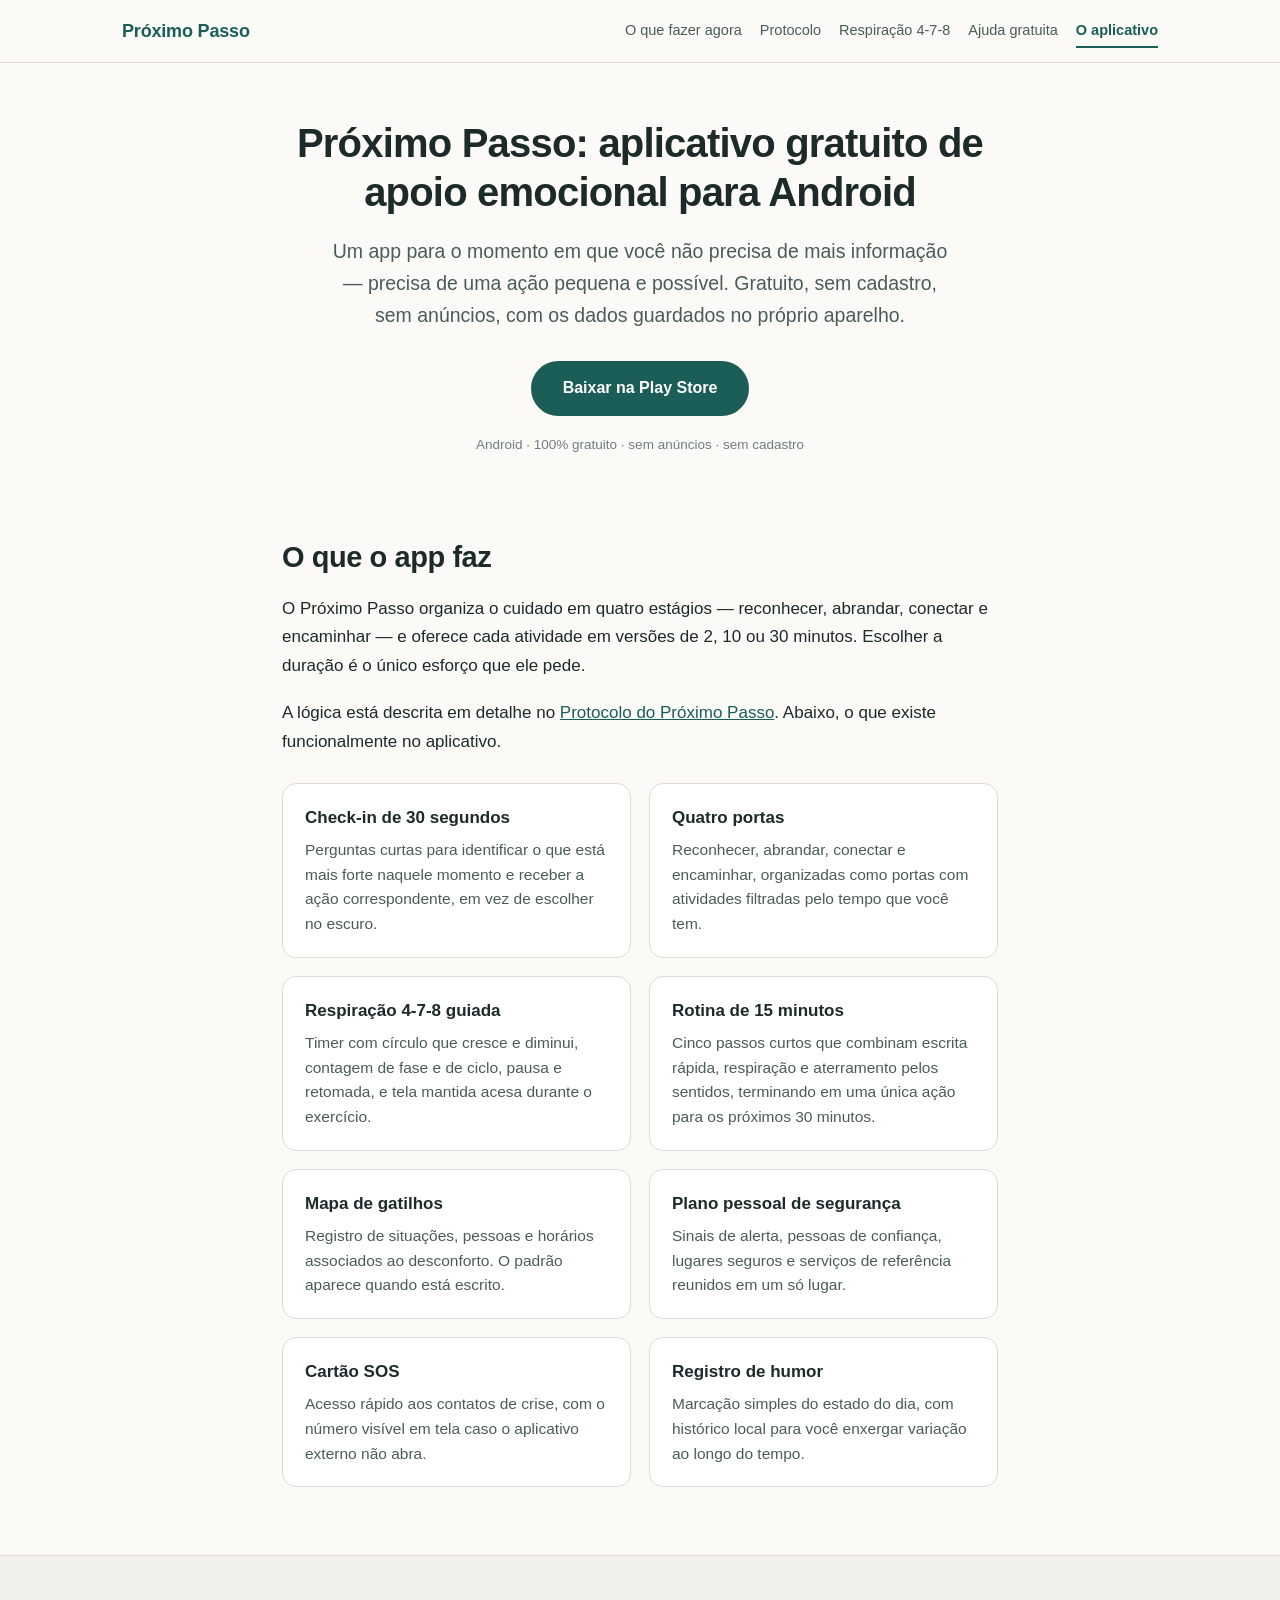
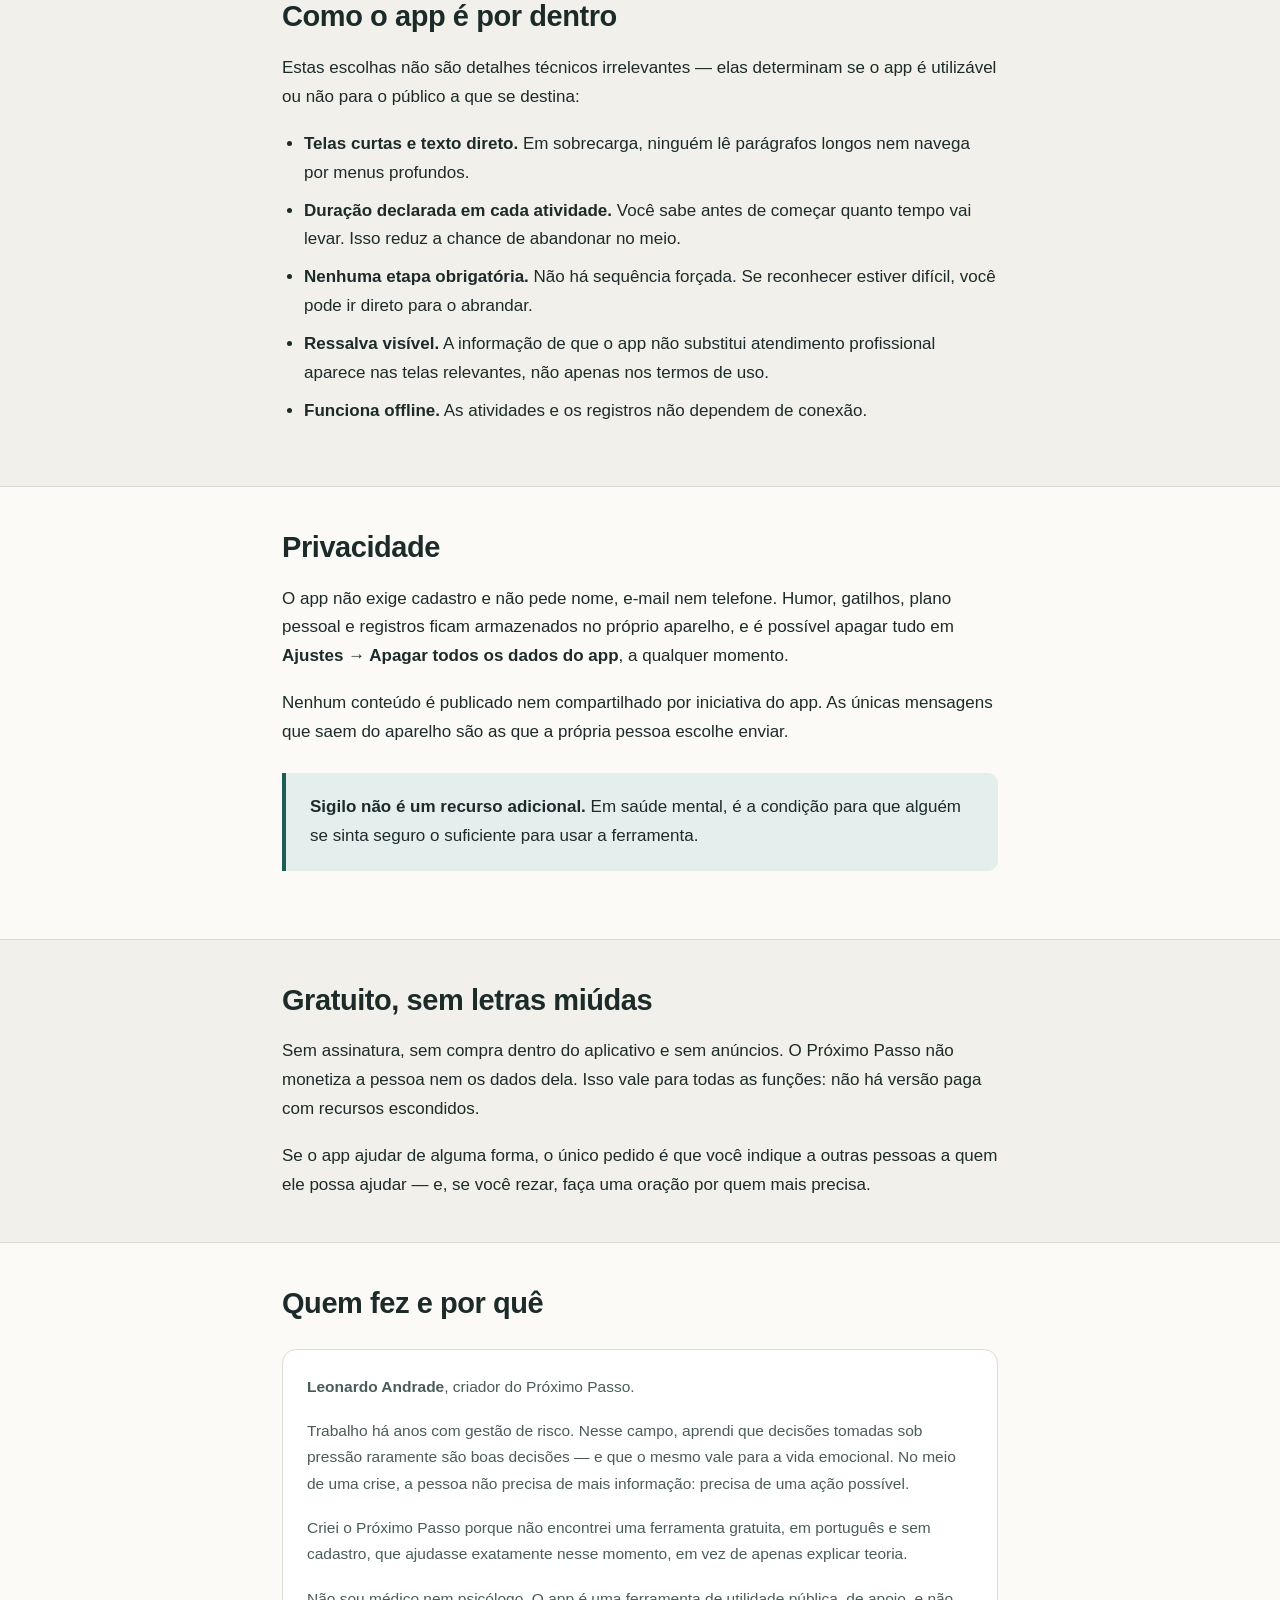
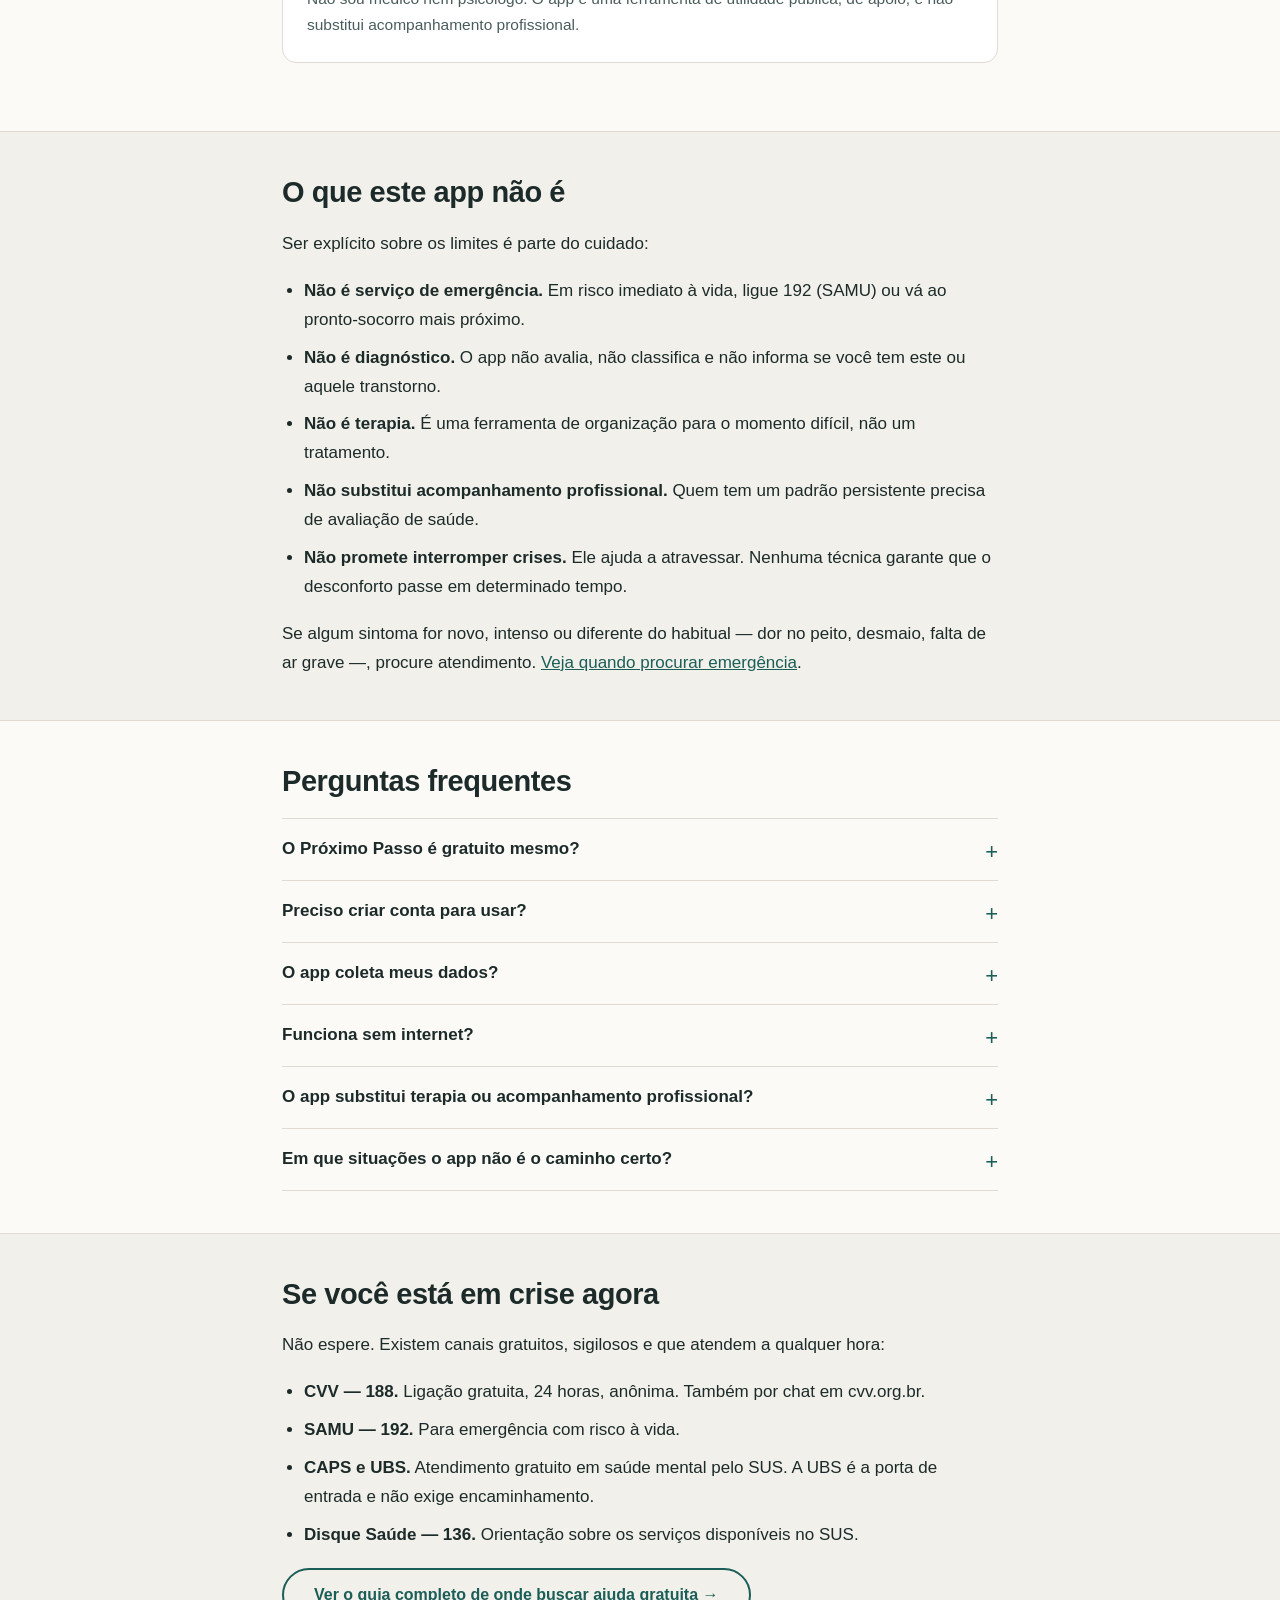
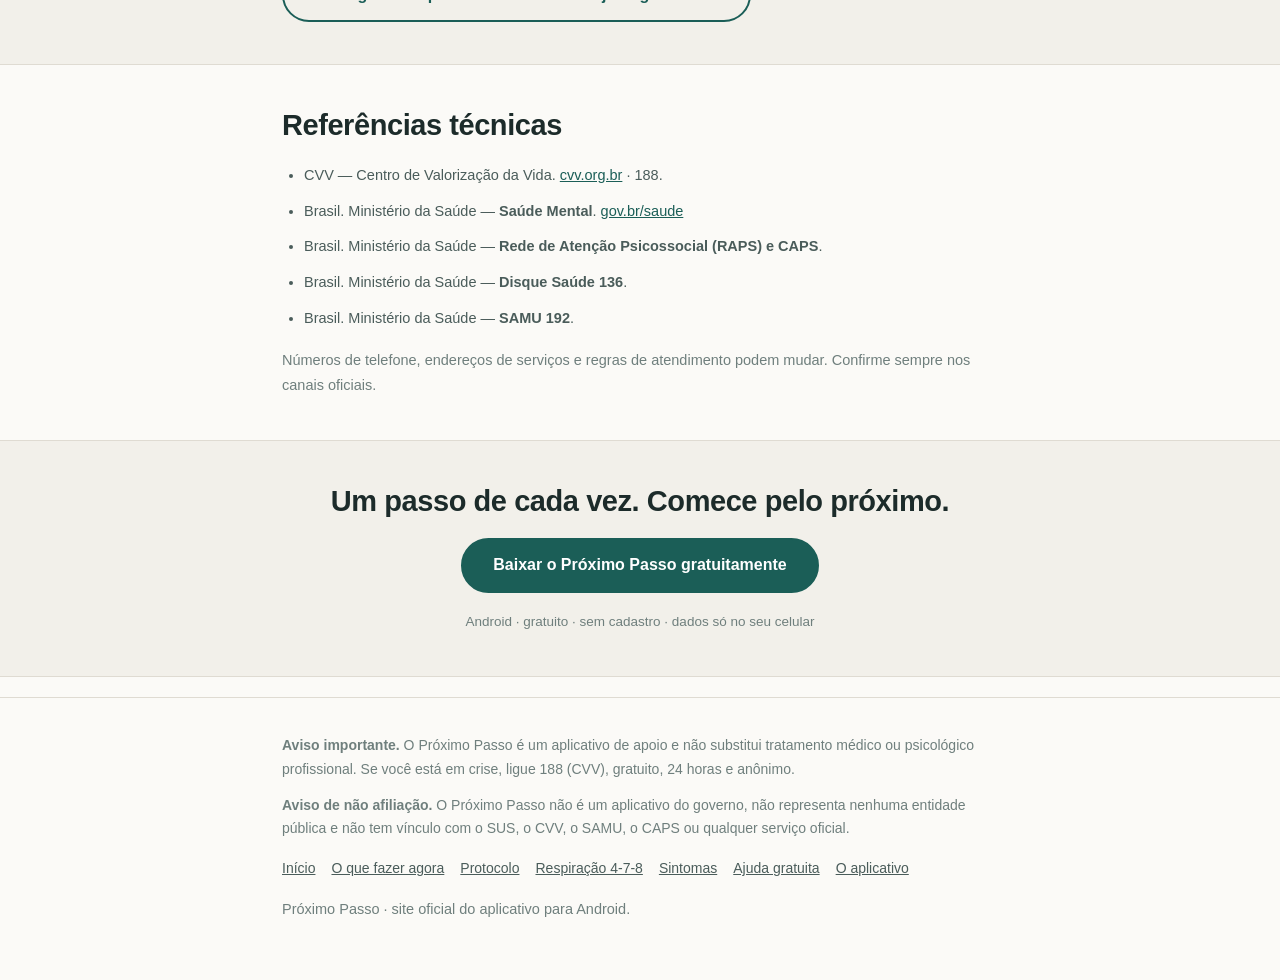
<file: app.html>
<!DOCTYPE html>
<html lang="pt-BR">
<head>
<meta charset="utf-8">
<title>Próximo Passo: aplicativo gratuito de apoio emocional para Android</title>
<meta name="description" content="Ficha completa do Próximo Passo: o que o app faz, como funciona o check-in, as quatro portas, respiração guiada. Gratuito, sem cadastro e sem anúncios.">
<link rel="canonical" href="https://leoandradefr.github.io/proximo-passo/app.html">
<meta name="robots" content="index, follow">
<meta name="viewport" content="width=device-width, initial-scale=1">
<meta property="og:type" content="website">
<meta property="og:title" content="Próximo Passo: aplicativo gratuito de apoio emocional">
<meta property="og:description" content="O que o app faz, como funciona e por que é gratuito. Android, sem cadastro, sem anúncios, dados só no aparelho.">
<meta property="og:url" content="https://leoandradefr.github.io/proximo-passo/app.html">
<meta property="og:locale" content="pt_BR">
<meta property="og:site_name" content="Próximo Passo">
<link rel="stylesheet" href="style.css">
<script type="application/ld+json">
{
  "@context": "https://schema.org",
  "@type": "SoftwareApplication",
  "name": "Próximo Passo",
  "alternateName": "Proximo Passo",
  "applicationCategory": "HealthApplication",
  "applicationSubCategory": "Mental Health Support",
  "operatingSystem": "Android",
  "url": "https://leoandradefr.github.io/proximo-passo/app.html",
  "installUrl": "https://play.google.com/store/apps/details?id=br.com.leonardo_andrade.proximo_passo&hl=pt_BR",
  "inLanguage": "pt-BR",
  "isAccessibleForFree": true,
  "offers": {
    "@type": "Offer",
    "price": "0",
    "priceCurrency": "BRL",
    "availability": "https://schema.org/InStock"
  },
  "author": { "@type": "Person", "name": "Leonardo Andrade" },
  "publisher": { "@type": "Organization", "name": "Próximo Passo" },
  "description": "Aplicativo gratuito de autocuidado para momentos de ansiedade e sobrecarga emocional. Organiza o cuidado em quatro portas — reconhecer, abrandar, conectar e encaminhar — com atividades de 2, 10 e 30 minutos.",
  "featureList": [
    "Check-in de 30 segundos",
    "Quatro portas do Protocolo do Próximo Passo",
    "Respiração 4-7-8 guiada com timer",
    "Rotina de 15 minutos para desacelerar",
    "Mapa de gatilhos",
    "Plano pessoal de segurança",
    "Cartão SOS com contatos de crise"
  ]
}
</script>
<script type="application/ld+json">
{
  "@context": "https://schema.org",
  "@type": "FAQPage",
  "mainEntity": [
    { "@type": "Question", "name": "O Próximo Passo é gratuito mesmo?",
      "acceptedAnswer": { "@type": "Answer", "text": "Sim. Não há assinatura, compra dentro do aplicativo nem anúncio. O app não monetiza a pessoa nem os dados dela." } },
    { "@type": "Question", "name": "Preciso criar conta para usar?",
      "acceptedAnswer": { "@type": "Answer", "text": "Não. O app não exige cadastro, login, nome, e-mail ou telefone. Ele abre e funciona direto." } },
    { "@type": "Question", "name": "O app coleta meus dados?",
      "acceptedAnswer": { "@type": "Answer", "text": "Os registros de humor, gatilhos, plano pessoal e atividades ficam armazenados no próprio aparelho. Você pode apagar tudo em Ajustes, a qualquer momento." } },
    { "@type": "Question", "name": "Funciona sem internet?",
      "acceptedAnswer": { "@type": "Answer", "text": "Sim. As atividades, os exercícios e os registros funcionam no aparelho. A internet só é necessária para instalar o app pela Play Store ou abrir links externos." } },
    { "@type": "Question", "name": "O app substitui terapia ou acompanhamento profissional?",
      "acceptedAnswer": { "@type": "Answer", "text": "Não. O Próximo Passo é uma ferramenta educacional de autocuidado. Ele não faz diagnóstico e não substitui psicoterapia, avaliação médica ou medicação." } },
    { "@type": "Question", "name": "Em que situações o app não é o caminho certo?",
      "acceptedAnswer": { "@type": "Answer", "text": "Se houver risco imediato à vida, dor no peito, desmaio ou falta de ar grave, procure o SAMU (192) ou o pronto-socorro mais próximo. O app não é serviço de emergência nem de triagem clínica." } }
  ]
}
</script>
</head>
<body>
<a class="skip-link" href="#conteudo">Ir para o conteúdo</a>

<header class="site">
  <div class="wrap-wide">
    <a class="brand" href="index.html">Próximo Passo</a>
    <nav class="site" aria-label="Navegação principal">
      <a href="ansiedade-o-que-fazer-agora.html">O que fazer agora</a>
      <a href="protocolo-do-proximo-passo.html">Protocolo</a>
      <a href="respiracao-4-7-8.html">Respiração 4-7-8</a>
      <a href="onde-buscar-ajuda-gratuita.html">Ajuda gratuita</a>
      <a href="app.html" aria-current="page">O aplicativo</a>
    </nav>
  </div>
</header>

<main id="conteudo">

  <div class="wrap">
    <div class="hero">
      <h1>Próximo Passo: aplicativo gratuito de apoio emocional para Android</h1>
      <p class="lead">Um app para o momento em que você não precisa de mais informação — precisa de uma ação pequena e possível. Gratuito, sem cadastro, sem anúncios, com os dados guardados no próprio aparelho.</p>
      <p><a class="btn" href="https://play.google.com/store/apps/details?id=br.com.leonardo_andrade.proximo_passo&amp;hl=pt_BR">Baixar na Play Store</a></p>
      <span class="btn-note">Android · 100% gratuito · sem anúncios · sem cadastro</span>
    </div>
  </div>

  <section>
    <div class="wrap">
      <h2>O que o app faz</h2>
      <p>O Próximo Passo organiza o cuidado em quatro estágios — reconhecer, abrandar, conectar e encaminhar — e oferece cada atividade em versões de 2, 10 ou 30 minutos. Escolher a duração é o único esforço que ele pede.</p>
      <p>A lógica está descrita em detalhe no <a href="protocolo-do-proximo-passo.html">Protocolo do Próximo Passo</a>. Abaixo, o que existe funcionalmente no aplicativo.</p>

      <div class="cards">
        <div class="card">
          <h3>Check-in de 30 segundos</h3>
          <p>Perguntas curtas para identificar o que está mais forte naquele momento e receber a ação correspondente, em vez de escolher no escuro.</p>
        </div>
        <div class="card">
          <h3>Quatro portas</h3>
          <p>Reconhecer, abrandar, conectar e encaminhar, organizadas como portas com atividades filtradas pelo tempo que você tem.</p>
        </div>
        <div class="card">
          <h3>Respiração 4-7-8 guiada</h3>
          <p>Timer com círculo que cresce e diminui, contagem de fase e de ciclo, pausa e retomada, e tela mantida acesa durante o exercício.</p>
        </div>
        <div class="card">
          <h3>Rotina de 15 minutos</h3>
          <p>Cinco passos curtos que combinam escrita rápida, respiração e aterramento pelos sentidos, terminando em uma única ação para os próximos 30 minutos.</p>
        </div>
        <div class="card">
          <h3>Mapa de gatilhos</h3>
          <p>Registro de situações, pessoas e horários associados ao desconforto. O padrão aparece quando está escrito.</p>
        </div>
        <div class="card">
          <h3>Plano pessoal de segurança</h3>
          <p>Sinais de alerta, pessoas de confiança, lugares seguros e serviços de referência reunidos em um só lugar.</p>
        </div>
        <div class="card">
          <h3>Cartão SOS</h3>
          <p>Acesso rápido aos contatos de crise, com o número visível em tela caso o aplicativo externo não abra.</p>
        </div>
        <div class="card">
          <h3>Registro de humor</h3>
          <p>Marcação simples do estado do dia, com histórico local para você enxergar variação ao longo do tempo.</p>
        </div>
      </div>
    </div>
  </section>

  <section class="alt">
    <div class="wrap">
      <h2>Como o app é por dentro</h2>
      <p>Estas escolhas não são detalhes técnicos irrelevantes — elas determinam se o app é utilizável ou não para o público a que se destina:</p>
      <ul>
        <li><strong>Telas curtas e texto direto.</strong> Em sobrecarga, ninguém lê parágrafos longos nem navega por menus profundos.</li>
        <li><strong>Duração declarada em cada atividade.</strong> Você sabe antes de começar quanto tempo vai levar. Isso reduz a chance de abandonar no meio.</li>
        <li><strong>Nenhuma etapa obrigatória.</strong> Não há sequência forçada. Se reconhecer estiver difícil, você pode ir direto para o abrandar.</li>
        <li><strong>Ressalva visível.</strong> A informação de que o app não substitui atendimento profissional aparece nas telas relevantes, não apenas nos termos de uso.</li>
        <li><strong>Funciona offline.</strong> As atividades e os registros não dependem de conexão.</li>
      </ul>
    </div>
  </section>

  <section>
    <div class="wrap">
      <h2>Privacidade</h2>
      <p>O app não exige cadastro e não pede nome, e-mail nem telefone. Humor, gatilhos, plano pessoal e registros ficam armazenados no próprio aparelho, e é possível apagar tudo em <strong>Ajustes → Apagar todos os dados do app</strong>, a qualquer momento.</p>
      <p>Nenhum conteúdo é publicado nem compartilhado por iniciativa do app. As únicas mensagens que saem do aparelho são as que a própria pessoa escolhe enviar.</p>
      <div class="callout">
        <p><strong>Sigilo não é um recurso adicional.</strong> Em saúde mental, é a condição para que alguém se sinta seguro o suficiente para usar a ferramenta.</p>
      </div>
    </div>
  </section>

  <section class="alt">
    <div class="wrap">
      <h2>Gratuito, sem letras miúdas</h2>
      <p>Sem assinatura, sem compra dentro do aplicativo e sem anúncios. O Próximo Passo não monetiza a pessoa nem os dados dela. Isso vale para todas as funções: não há versão paga com recursos escondidos.</p>
      <p>Se o app ajudar de alguma forma, o único pedido é que você indique a outras pessoas a quem ele possa ajudar — e, se você rezar, faça uma oração por quem mais precisa.</p>
    </div>
  </section>

  <section>
    <div class="wrap">
      <h2>Quem fez e por quê</h2>
      <div class="author">
        <div class="author-text">
          <p><strong>Leonardo Andrade</strong>, criador do Próximo Passo.</p>
          <p>Trabalho há anos com gestão de risco. Nesse campo, aprendi que decisões tomadas sob pressão raramente são boas decisões — e que o mesmo vale para a vida emocional. No meio de uma crise, a pessoa não precisa de mais informação: precisa de uma ação possível.</p>
          <p>Criei o Próximo Passo porque não encontrei uma ferramenta gratuita, em português e sem cadastro, que ajudasse exatamente nesse momento, em vez de apenas explicar teoria.</p>
          <p>Não sou médico nem psicólogo. O app é uma ferramenta de utilidade pública, de apoio, e não substitui acompanhamento profissional.</p>
        </div>
      </div>
    </div>
  </section>

  <section class="alt">
    <div class="wrap">
      <h2>O que este app não é</h2>
      <p>Ser explícito sobre os limites é parte do cuidado:</p>
      <ul>
        <li><strong>Não é serviço de emergência.</strong> Em risco imediato à vida, ligue 192 (SAMU) ou vá ao pronto-socorro mais próximo.</li>
        <li><strong>Não é diagnóstico.</strong> O app não avalia, não classifica e não informa se você tem este ou aquele transtorno.</li>
        <li><strong>Não é terapia.</strong> É uma ferramenta de organização para o momento difícil, não um tratamento.</li>
        <li><strong>Não substitui acompanhamento profissional.</strong> Quem tem um padrão persistente precisa de avaliação de saúde.</li>
        <li><strong>Não promete interromper crises.</strong> Ele ajuda a atravessar. Nenhuma técnica garante que o desconforto passe em determinado tempo.</li>
      </ul>
      <p>Se algum sintoma for novo, intenso ou diferente do habitual — dor no peito, desmaio, falta de ar grave —, procure atendimento. <a href="crise-de-ansiedade-sintomas.html">Veja quando procurar emergência</a>.</p>
    </div>
  </section>

  <section>
    <div class="wrap">
      <h2>Perguntas frequentes</h2>
      <div class="faq">
        <details>
          <summary>O Próximo Passo é gratuito mesmo?</summary>
          <p>Sim. Não há assinatura, compra dentro do aplicativo nem anúncio. O app não monetiza a pessoa nem os dados dela.</p>
        </details>
        <details>
          <summary>Preciso criar conta para usar?</summary>
          <p>Não. O app não exige cadastro, login, nome, e-mail ou telefone. Ele abre e funciona direto.</p>
        </details>
        <details>
          <summary>O app coleta meus dados?</summary>
          <p>Os registros de humor, gatilhos, plano pessoal e atividades ficam armazenados no próprio aparelho. Você pode apagar tudo em Ajustes, a qualquer momento.</p>
        </details>
        <details>
          <summary>Funciona sem internet?</summary>
          <p>Sim. As atividades, os exercícios e os registros funcionam no aparelho. A internet só é necessária para instalar o app pela Play Store ou abrir links externos.</p>
        </details>
        <details>
          <summary>O app substitui terapia ou acompanhamento profissional?</summary>
          <p>Não. O Próximo Passo é uma ferramenta educacional de autocuidado. Ele não faz diagnóstico e não substitui psicoterapia, avaliação médica ou medicação.</p>
        </details>
        <details>
          <summary>Em que situações o app não é o caminho certo?</summary>
          <p>Se houver risco imediato à vida, dor no peito, desmaio ou falta de ar grave, procure o SAMU (192) ou o pronto-socorro mais próximo. O app não é serviço de emergência nem de triagem clínica.</p>
        </details>
      </div>
    </div>
  </section>

  <section class="alt">
    <div class="wrap">
      <h2>Se você está em crise agora</h2>
      <p>Não espere. Existem canais gratuitos, sigilosos e que atendem a qualquer hora:</p>
      <ul>
        <li><strong>CVV — 188.</strong> Ligação gratuita, 24 horas, anônima. Também por chat em cvv.org.br.</li>
        <li><strong>SAMU — 192.</strong> Para emergência com risco à vida.</li>
        <li><strong>CAPS e UBS.</strong> Atendimento gratuito em saúde mental pelo SUS. A UBS é a porta de entrada e não exige encaminhamento.</li>
        <li><strong>Disque Saúde — 136.</strong> Orientação sobre os serviços disponíveis no SUS.</li>
      </ul>
      <p><a class="btn btn-outline" href="onde-buscar-ajuda-gratuita.html">Ver o guia completo de onde buscar ajuda gratuita →</a></p>
    </div>
  </section>

  <section>
    <div class="wrap">
      <h2>Referências técnicas</h2>
      <ul class="refs">
        <li>CVV — Centro de Valorização da Vida. <a href="https://www.cvv.org.br/" rel="noopener">cvv.org.br</a> · 188.</li>
        <li>Brasil. Ministério da Saúde — <strong>Saúde Mental</strong>. <a href="https://www.gov.br/saude/pt-br/assuntos/saude-de-a-a-z/s/saude-mental" rel="noopener">gov.br/saude</a></li>
        <li>Brasil. Ministério da Saúde — <strong>Rede de Atenção Psicossocial (RAPS) e CAPS</strong>.</li>
        <li>Brasil. Ministério da Saúde — <strong>Disque Saúde 136</strong>.</li>
        <li>Brasil. Ministério da Saúde — <strong>SAMU 192</strong>.</li>
      </ul>
      <p class="small">Números de telefone, endereços de serviços e regras de atendimento podem mudar. Confirme sempre nos canais oficiais.</p>
    </div>
  </section>

  <section class="alt">
    <div class="wrap center">
      <h2>Um passo de cada vez. Comece pelo próximo.</h2>
      <p><a class="btn" href="https://play.google.com/store/apps/details?id=br.com.leonardo_andrade.proximo_passo&amp;hl=pt_BR">Baixar o Próximo Passo gratuitamente</a></p>
      <span class="btn-note">Android · gratuito · sem cadastro · dados só no seu celular</span>
    </div>
  </section>

</main>

<footer class="site">
  <div class="wrap">
    <p><strong>Aviso importante.</strong> O Próximo Passo é um aplicativo de apoio e não substitui tratamento médico ou psicológico profissional. Se você está em crise, ligue 188 (CVV), gratuito, 24 horas e anônimo.</p>
    <p><strong>Aviso de não afiliação.</strong> O Próximo Passo não é um aplicativo do governo, não representa nenhuma entidade pública e não tem vínculo com o SUS, o CVV, o SAMU, o CAPS ou qualquer serviço oficial.</p>
    <div class="foot-links">
      <a href="index.html">Início</a>
      <a href="ansiedade-o-que-fazer-agora.html">O que fazer agora</a>
      <a href="protocolo-do-proximo-passo.html">Protocolo</a>
      <a href="respiracao-4-7-8.html">Respiração 4-7-8</a>
      <a href="crise-de-ansiedade-sintomas.html">Sintomas</a>
      <a href="onde-buscar-ajuda-gratuita.html">Ajuda gratuita</a>
      <a href="app.html">O aplicativo</a>
    </div>
    <p class="small">Próximo Passo · site oficial do aplicativo para Android.</p>
  </div>
</footer>

</body>
</html>
</file>
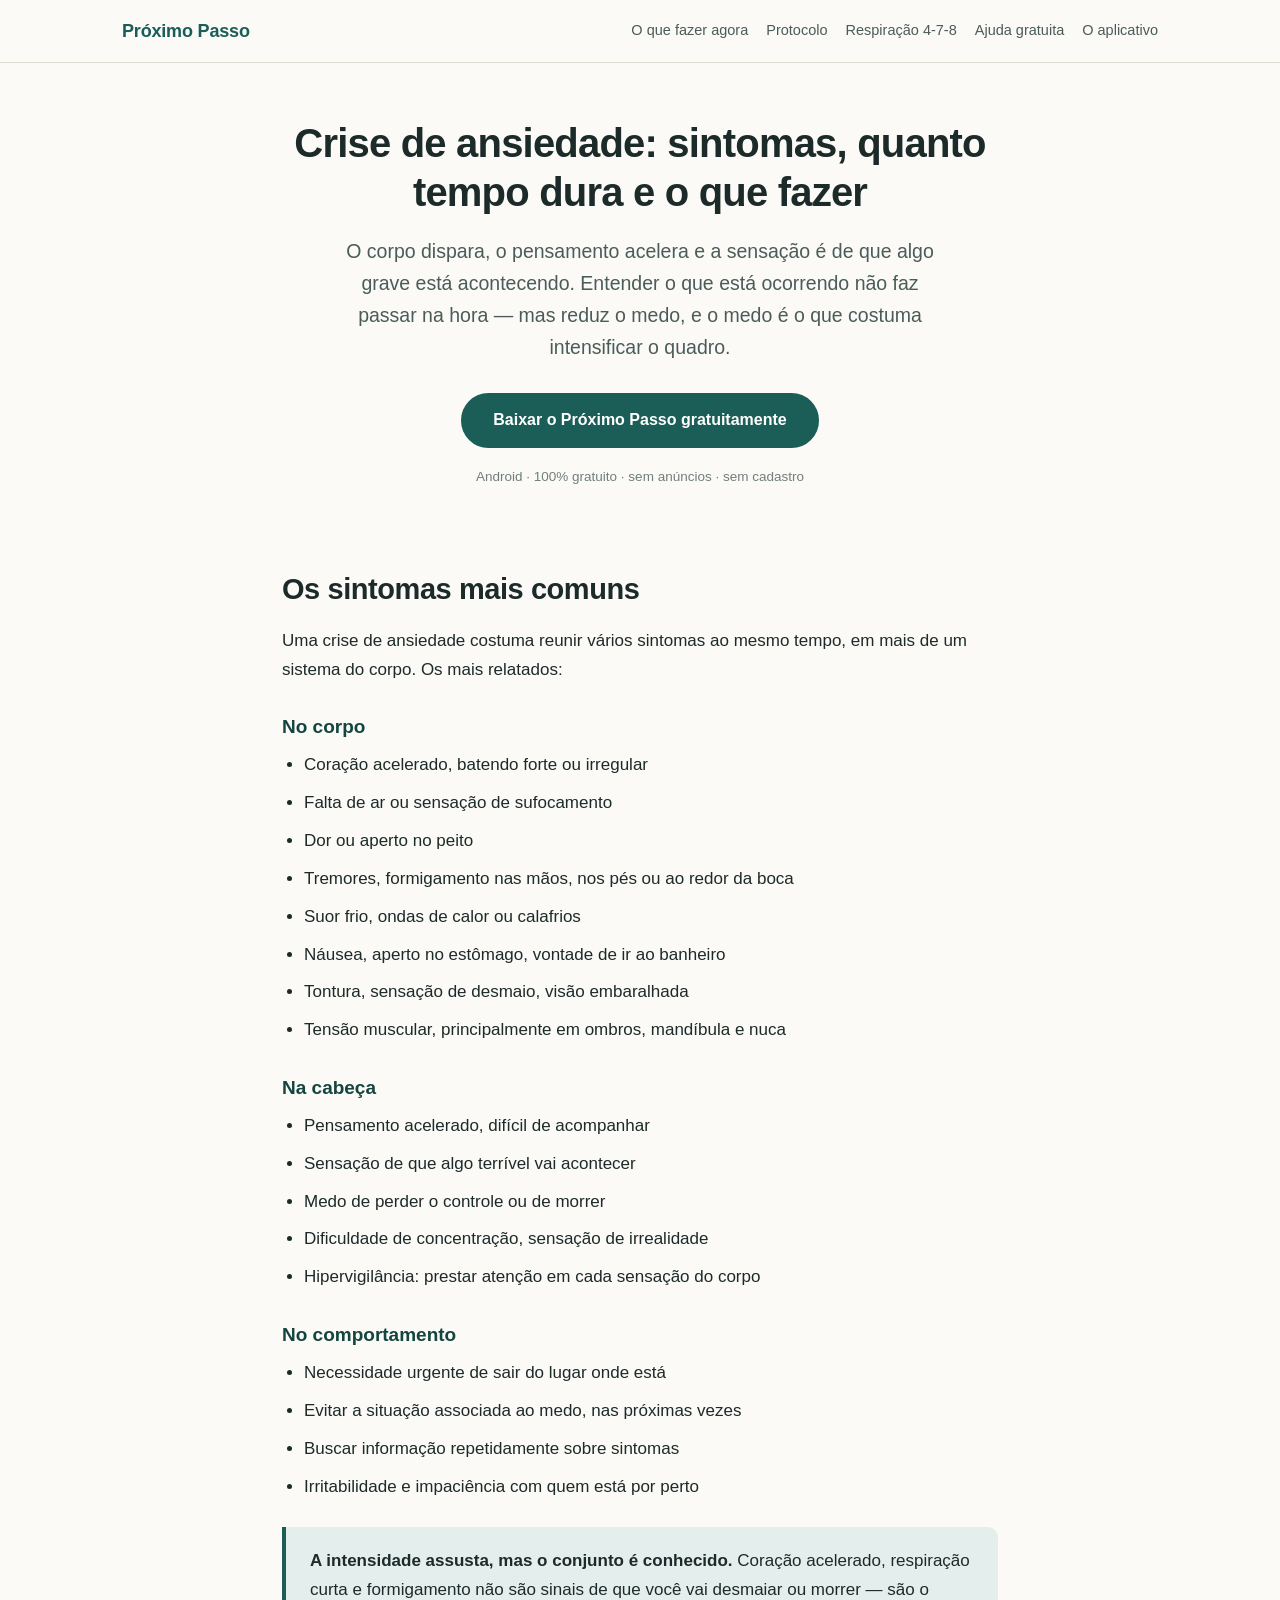
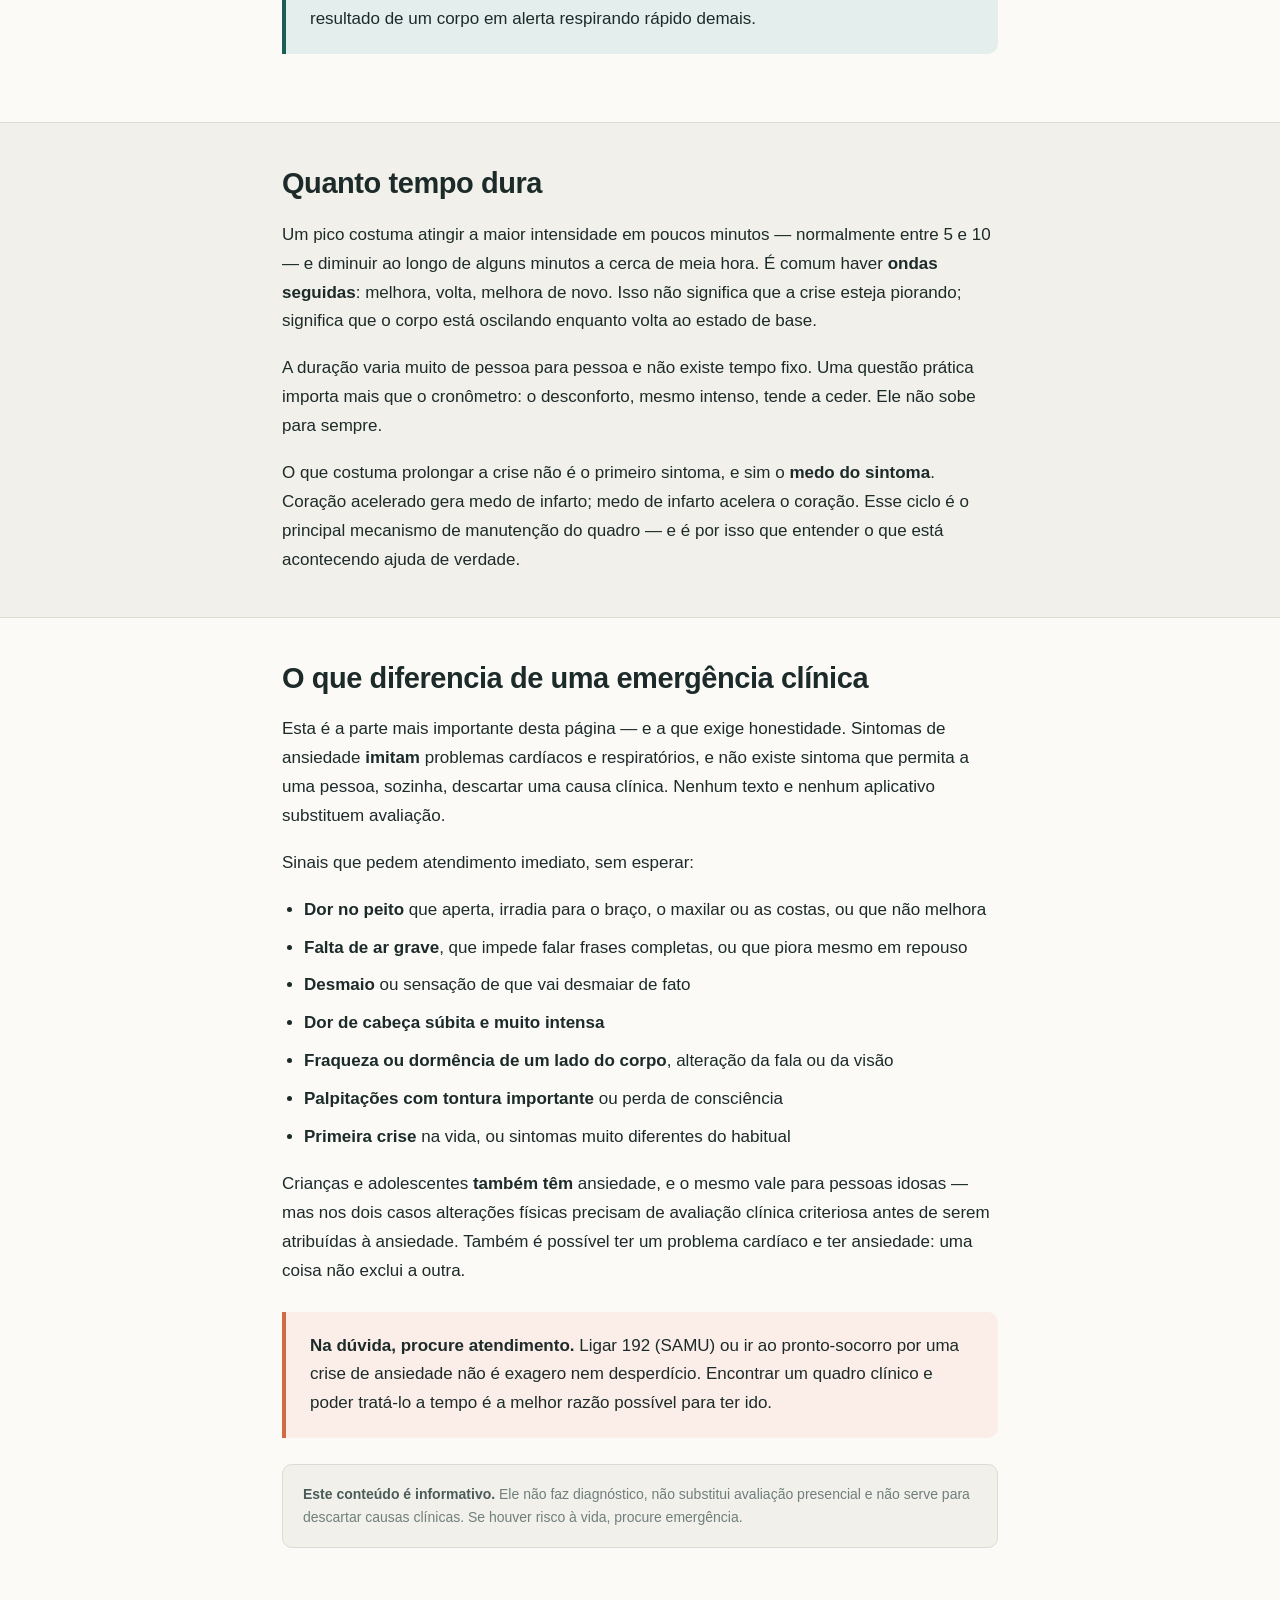
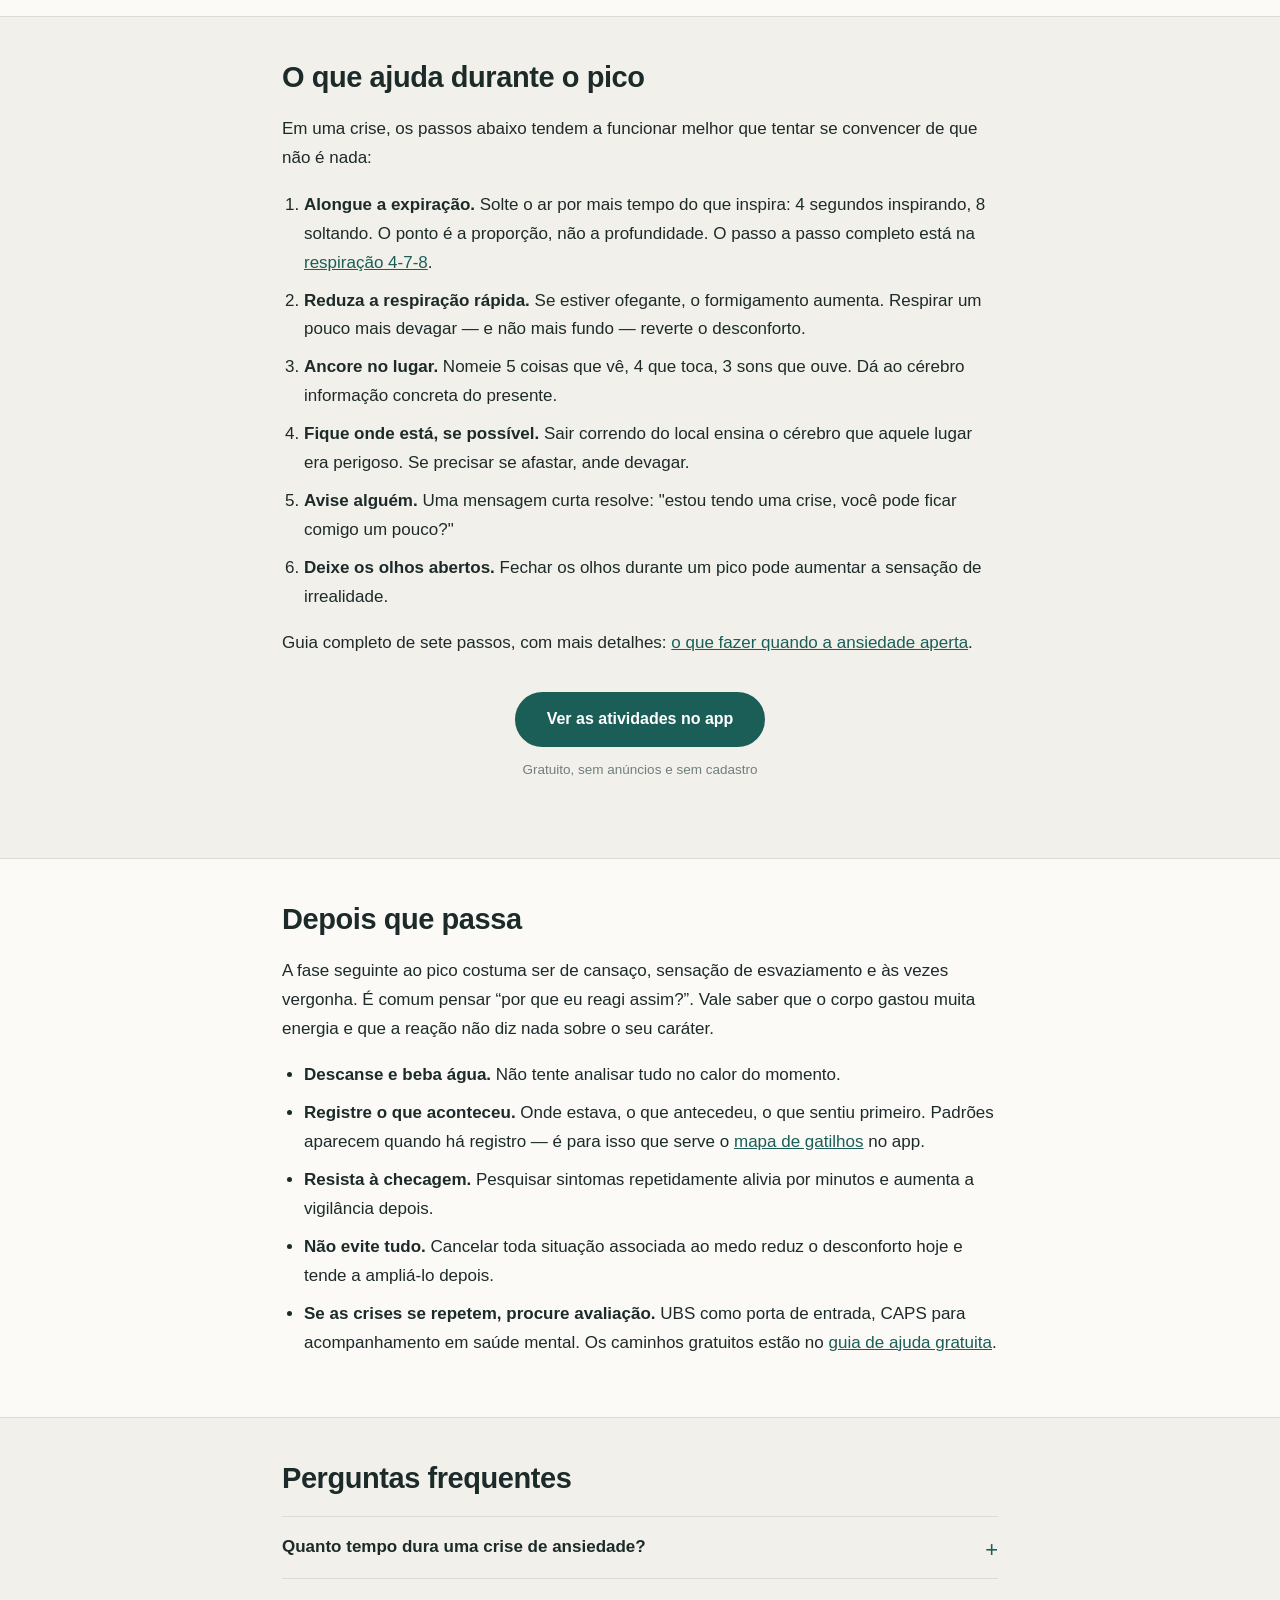
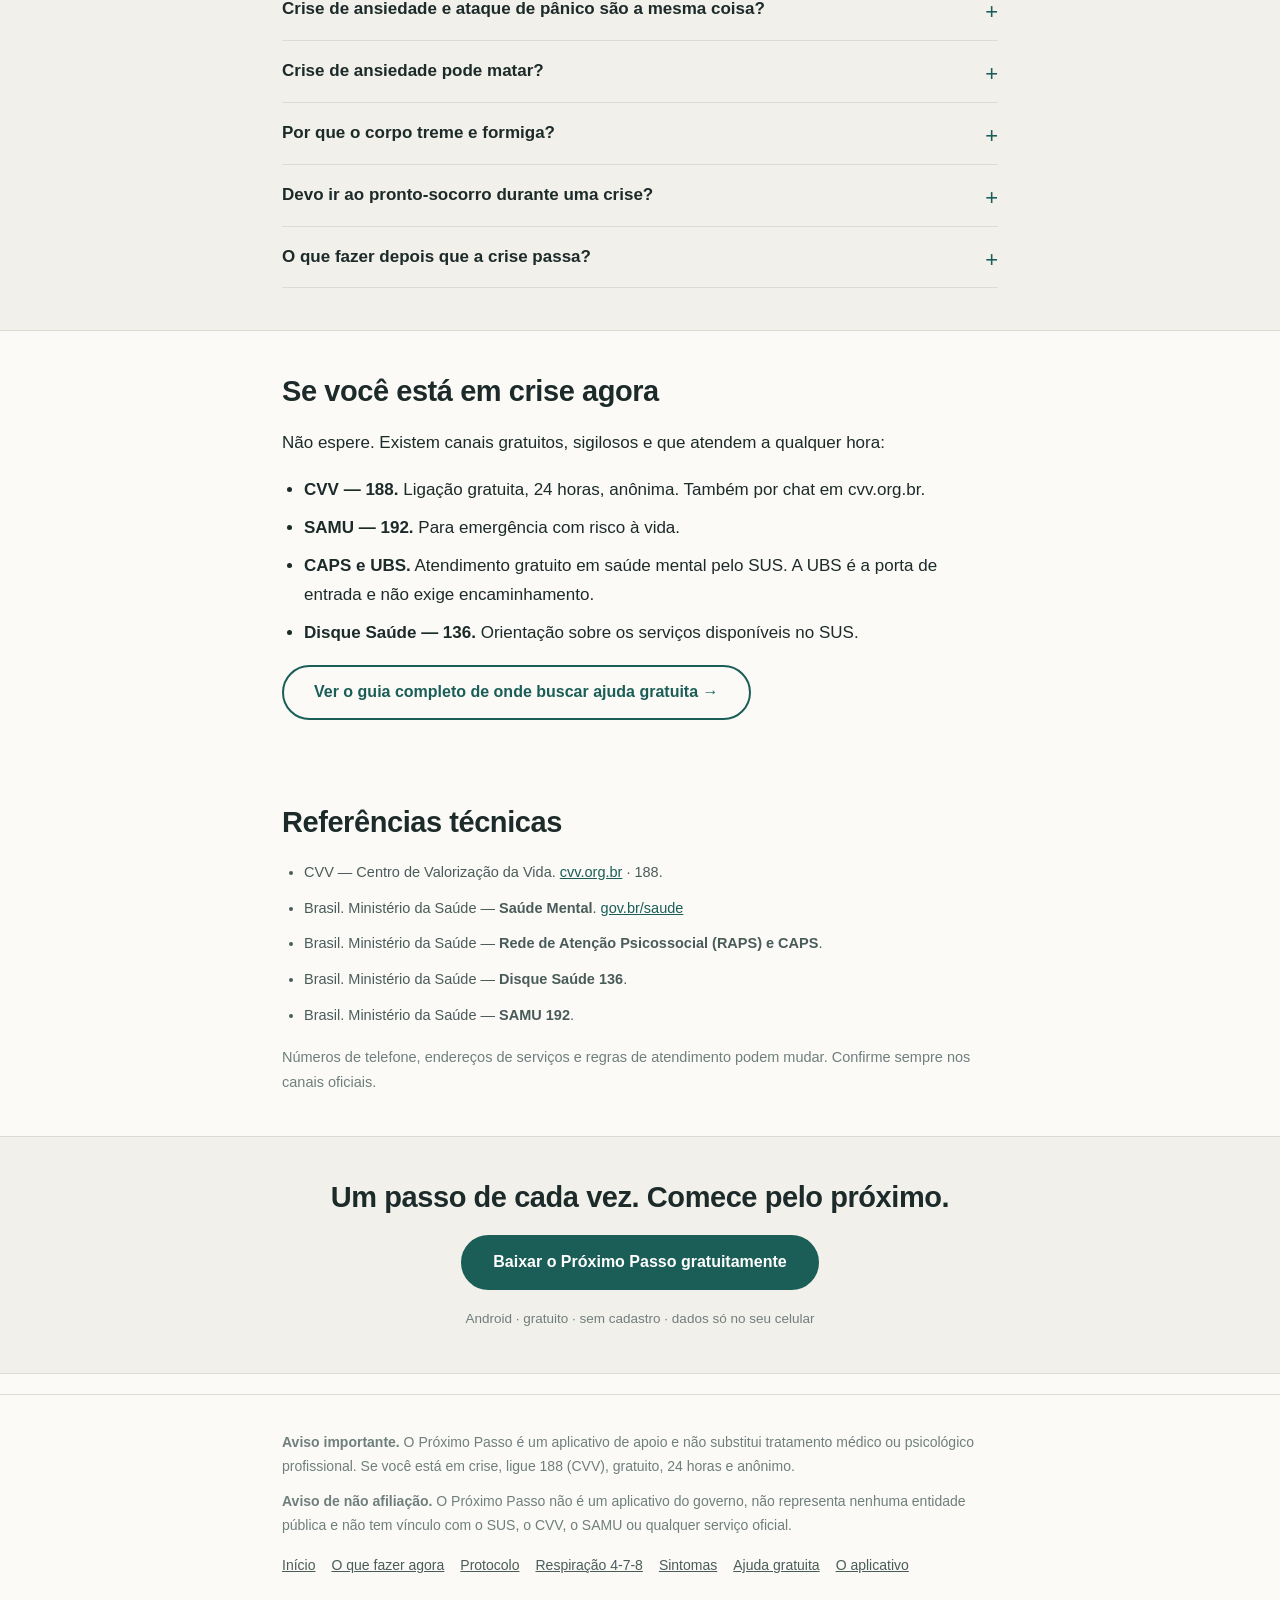
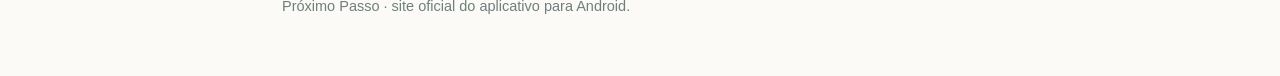
<file: crise-de-ansiedade-sintomas.html>
<!DOCTYPE html>
<html lang="pt-BR">
<head>
<meta charset="utf-8">
<title>Crise de ansiedade: sintomas, quanto tempo dura e o que fazer</title>
<meta name="description" content="Sintomas de uma crise de ansiedade, quanto tempo costuma durar, o que diferencia de emergência cardíaca e o que fazer durante o pico.">
<link rel="canonical" href="https://leoandradefr.github.io/proximo-passo/crise-de-ansiedade-sintomas.html">
<meta name="robots" content="index, follow">
<meta name="viewport" content="width=device-width, initial-scale=1">
<meta property="og:type" content="article">
<meta property="og:title" content="Crise de ansiedade: sintomas, duração e o que fazer">
<meta property="og:description" content="Quais sintomas aparecem numa crise de ansiedade, quanto tempo costuma durar e quando procurar atendimento de emergência.">
<meta property="og:url" content="https://leoandradefr.github.io/proximo-passo/crise-de-ansiedade-sintomas.html">
<meta property="og:locale" content="pt_BR">
<meta property="og:site_name" content="Próximo Passo">
<link rel="stylesheet" href="style.css">
<script type="application/ld+json">
{
  "@context": "https://schema.org",
  "@type": "Article",
  "headline": "Crise de ansiedade: sintomas, quanto tempo dura e o que fazer",
  "description": "Sintomas de uma crise de ansiedade, quanto tempo costuma durar, o que diferencia de emergência cardíaca e o que fazer durante o pico.",
  "inLanguage": "pt-BR",
  "datePublished": "2026-11-17",
  "dateModified": "2026-11-17",
  "mainEntityOfPage": {
    "@type": "WebPage",
    "@id": "https://leoandradefr.github.io/proximo-passo/crise-de-ansiedade-sintomas.html"
  },
  "author": { "@type": "Person", "name": "Leonardo Andrade" },
  "publisher": { "@type": "Organization", "name": "Próximo Passo" }
}
</script>
<script type="application/ld+json">
{
  "@context": "https://schema.org",
  "@type": "FAQPage",
  "mainEntity": [
    { "@type": "Question", "name": "Quanto tempo dura uma crise de ansiedade?",
      "acceptedAnswer": { "@type": "Answer", "text": "Um pico costuma atingir a intensidade máxima em poucos minutos e diminuir ao longo de alguns minutos a cerca de meia hora. Pode haver várias ondas seguidas. A duração varia muito de pessoa para pessoa e não existe um tempo fixo." } },
    { "@type": "Question", "name": "Crise de ansiedade e ataque de pânico são a mesma coisa?",
      "acceptedAnswer": { "@type": "Answer", "text": "Não são sinônimos. A expressão popular crise de ansiedade é usada de forma ampla. Ataque de pânico é um termo com critérios próprios, que só um profissional de saúde pode avaliar. Este site não faz esse tipo de distinção diagnóstica." } },
    { "@type": "Question", "name": "Crise de ansiedade pode matar?",
      "acceptedAnswer": { "@type": "Answer", "text": "Uma crise de ansiedade em si não causa morte. Mas ela produz sensações que imitam problemas cardíacos e respiratórios, e por isso é importante que sintomas novos ou intensos sejam avaliados. Se houver dor no peito, desmaio ou falta de ar grave, procure emergência." } },
    { "@type": "Question", "name": "Por que o corpo treme e formiga?",
      "acceptedAnswer": { "@type": "Answer", "text": "A respiração acelerada altera a quantidade de gás carbônico no sangue, o que produz formigamento em mãos, pés e ao redor da boca, além de tontura e tremores. É desconfortável, mas costuma reverter quando o ritmo respiratório desacelera." } },
    { "@type": "Question", "name": "Devo ir ao pronto-socorro durante uma crise?",
      "acceptedAnswer": { "@type": "Answer", "text": "Se for a primeira vez, se os sintomas forem intensos ou diferentes do habitual, ou se houver dor no peito, desmaio ou falta de ar grave, procure atendimento. Em caso de dúvida, é mais seguro avaliar do que supor que é ansiedade." } },
    { "@type": "Question", "name": "O que fazer depois que a crise passa?",
      "acceptedAnswer": { "@type": "Answer", "text": "Descanse, beba água e evite analisar tudo no calor do momento. Registrar o que aconteceu, onde estava e o que sentiu ajuda a identificar padrões. Se as crises se repetem, procure avaliação em uma UBS ou CAPS." } }
  ]
}
</script>
</head>
<body>
<a class="skip-link" href="#conteudo">Ir para o conteúdo</a>

<header class="site">
  <div class="wrap-wide">
    <a class="brand" href="index.html">Próximo Passo</a>
    <nav class="site" aria-label="Navegação principal">
      <a href="ansiedade-o-que-fazer-agora.html">O que fazer agora</a>
      <a href="protocolo-do-proximo-passo.html">Protocolo</a>
      <a href="respiracao-4-7-8.html">Respiração 4-7-8</a>
      <a href="onde-buscar-ajuda-gratuita.html">Ajuda gratuita</a>
      <a href="app.html">O aplicativo</a>
    </nav>
  </div>
</header>

<main id="conteudo">

  <div class="wrap">
    <div class="hero">
      <h1>Crise de ansiedade: sintomas, quanto tempo dura e o que fazer</h1>
      <p class="lead">O corpo dispara, o pensamento acelera e a sensação é de que algo grave está acontecendo. Entender o que está ocorrendo não faz passar na hora — mas reduz o medo, e o medo é o que costuma intensificar o quadro.</p>
      <p><a class="btn" href="https://play.google.com/store/apps/details?id=br.com.leonardo_andrade.proximo_passo&amp;hl=pt_BR">Baixar o Próximo Passo gratuitamente</a></p>
      <span class="btn-note">Android · 100% gratuito · sem anúncios · sem cadastro</span>
    </div>
  </div>

  <section>
    <div class="wrap">
      <h2>Os sintomas mais comuns</h2>
      <p>Uma crise de ansiedade costuma reunir vários sintomas ao mesmo tempo, em mais de um sistema do corpo. Os mais relatados:</p>

      <h3>No corpo</h3>
      <ul>
        <li>Coração acelerado, batendo forte ou irregular</li>
        <li>Falta de ar ou sensação de sufocamento</li>
        <li>Dor ou aperto no peito</li>
        <li>Tremores, formigamento nas mãos, nos pés ou ao redor da boca</li>
        <li>Suor frio, ondas de calor ou calafrios</li>
        <li>Náusea, aperto no estômago, vontade de ir ao banheiro</li>
        <li>Tontura, sensação de desmaio, visão embaralhada</li>
        <li>Tensão muscular, principalmente em ombros, mandíbula e nuca</li>
      </ul>

      <h3>Na cabeça</h3>
      <ul>
        <li>Pensamento acelerado, difícil de acompanhar</li>
        <li>Sensação de que algo terrível vai acontecer</li>
        <li>Medo de perder o controle ou de morrer</li>
        <li>Dificuldade de concentração, sensação de irrealidade</li>
        <li>Hipervigilância: prestar atenção em cada sensação do corpo</li>
      </ul>

      <h3>No comportamento</h3>
      <ul>
        <li>Necessidade urgente de sair do lugar onde está</li>
        <li>Evitar a situação associada ao medo, nas próximas vezes</li>
        <li>Buscar informação repetidamente sobre sintomas</li>
        <li>Irritabilidade e impaciência com quem está por perto</li>
      </ul>

      <div class="callout">
        <p><strong>A intensidade assusta, mas o conjunto é conhecido.</strong> Coração acelerado, respiração curta e formigamento não são sinais de que você vai desmaiar ou morrer — são o resultado de um corpo em alerta respirando rápido demais.</p>
      </div>
    </div>
  </section>

  <section class="alt">
    <div class="wrap">
      <h2>Quanto tempo dura</h2>
      <p>Um pico costuma atingir a maior intensidade em poucos minutos — normalmente entre 5 e 10 — e diminuir ao longo de alguns minutos a cerca de meia hora. É comum haver <strong>ondas seguidas</strong>: melhora, volta, melhora de novo. Isso não significa que a crise esteja piorando; significa que o corpo está oscilando enquanto volta ao estado de base.</p>
      <p>A duração varia muito de pessoa para pessoa e não existe tempo fixo. Uma questão prática importa mais que o cronômetro: o desconforto, mesmo intenso, tende a ceder. Ele não sobe para sempre.</p>
      <p>O que costuma prolongar a crise não é o primeiro sintoma, e sim o <strong>medo do sintoma</strong>. Coração acelerado gera medo de infarto; medo de infarto acelera o coração. Esse ciclo é o principal mecanismo de manutenção do quadro — e é por isso que entender o que está acontecendo ajuda de verdade.</p>
    </div>
  </section>

  <section>
    <div class="wrap">
      <h2>O que diferencia de uma emergência clínica</h2>
      <p>Esta é a parte mais importante desta página — e a que exige honestidade. Sintomas de ansiedade <strong>imitam</strong> problemas cardíacos e respiratórios, e não existe sintoma que permita a uma pessoa, sozinha, descartar uma causa clínica. Nenhum texto e nenhum aplicativo substituem avaliação.</p>
      <p>Sinais que pedem atendimento imediato, sem esperar:</p>
      <ul>
        <li><strong>Dor no peito</strong> que aperta, irradia para o braço, o maxilar ou as costas, ou que não melhora</li>
        <li><strong>Falta de ar grave</strong>, que impede falar frases completas, ou que piora mesmo em repouso</li>
        <li><strong>Desmaio</strong> ou sensação de que vai desmaiar de fato</li>
        <li><strong>Dor de cabeça súbita e muito intensa</strong></li>
        <li><strong>Fraqueza ou dormência de um lado do corpo</strong>, alteração da fala ou da visão</li>
        <li><strong>Palpitações com tontura importante</strong> ou perda de consciência</li>
        <li><strong>Primeira crise</strong> na vida, ou sintomas muito diferentes do habitual</li>
      </ul>
      <p>Crianças e adolescentes <strong>também têm</strong> ansiedade, e o mesmo vale para pessoas idosas — mas nos dois casos alterações físicas precisam de avaliação clínica criteriosa antes de serem atribuídas à ansiedade. Também é possível ter um problema cardíaco e ter ansiedade: uma coisa não exclui a outra.</p>

      <div class="callout callout-warm">
        <p><strong>Na dúvida, procure atendimento.</strong> Ligar 192 (SAMU) ou ir ao pronto-socorro por uma crise de ansiedade não é exagero nem desperdício. Encontrar um quadro clínico e poder tratá-lo a tempo é a melhor razão possível para ter ido.</p>
      </div>

      <div class="notice">
        <p><strong>Este conteúdo é informativo.</strong> Ele não faz diagnóstico, não substitui avaliação presencial e não serve para descartar causas clínicas. Se houver risco à vida, procure emergência.</p>
      </div>
    </div>
  </section>

  <section class="alt">
    <div class="wrap">
      <h2>O que ajuda durante o pico</h2>
      <p>Em uma crise, os passos abaixo tendem a funcionar melhor que tentar se convencer de que não é nada:</p>
      <ol>
        <li><strong>Alongue a expiração.</strong> Solte o ar por mais tempo do que inspira: 4 segundos inspirando, 8 soltando. O ponto é a proporção, não a profundidade. O passo a passo completo está na <a href="respiracao-4-7-8.html">respiração 4-7-8</a>.</li>
        <li><strong>Reduza a respiração rápida.</strong> Se estiver ofegante, o formigamento aumenta. Respirar um pouco mais devagar — e não mais fundo — reverte o desconforto.</li>
        <li><strong>Ancore no lugar.</strong> Nomeie 5 coisas que vê, 4 que toca, 3 sons que ouve. Dá ao cérebro informação concreta do presente.</li>
        <li><strong>Fique onde está, se possível.</strong> Sair correndo do local ensina o cérebro que aquele lugar era perigoso. Se precisar se afastar, ande devagar.</li>
        <li><strong>Avise alguém.</strong> Uma mensagem curta resolve: "estou tendo uma crise, você pode ficar comigo um pouco?"</li>
        <li><strong>Deixe os olhos abertos.</strong> Fechar os olhos durante um pico pode aumentar a sensação de irrealidade.</li>
      </ol>
      <p>Guia completo de sete passos, com mais detalhes: <a href="ansiedade-o-que-fazer-agora.html">o que fazer quando a ansiedade aperta</a>.</p>
      <div class="btn-row">
        <a class="btn" href="https://play.google.com/store/apps/details?id=br.com.leonardo_andrade.proximo_passo&amp;hl=pt_BR">Ver as atividades no app</a>
        <span class="btn-note">Gratuito, sem anúncios e sem cadastro</span>
      </div>
    </div>
  </section>

  <section>
    <div class="wrap">
      <h2>Depois que passa</h2>
      <p>A fase seguinte ao pico costuma ser de cansaço, sensação de esvaziamento e às vezes vergonha. É comum pensar “por que eu reagi assim?”. Vale saber que o corpo gastou muita energia e que a reação não diz nada sobre o seu caráter.</p>
      <ul>
        <li><strong>Descanse e beba água.</strong> Não tente analisar tudo no calor do momento.</li>
        <li><strong>Registre o que aconteceu.</strong> Onde estava, o que antecedeu, o que sentiu primeiro. Padrões aparecem quando há registro — é para isso que serve o <a href="app.html">mapa de gatilhos</a> no app.</li>
        <li><strong>Resista à checagem.</strong> Pesquisar sintomas repetidamente alivia por minutos e aumenta a vigilância depois.</li>
        <li><strong>Não evite tudo.</strong> Cancelar toda situação associada ao medo reduz o desconforto hoje e tende a ampliá-lo depois.</li>
        <li><strong>Se as crises se repetem, procure avaliação.</strong> UBS como porta de entrada, CAPS para acompanhamento em saúde mental. Os caminhos gratuitos estão no <a href="onde-buscar-ajuda-gratuita.html">guia de ajuda gratuita</a>.</li>
      </ul>
    </div>
  </section>

  <section class="alt">
    <div class="wrap">
      <h2>Perguntas frequentes</h2>
      <div class="faq">
        <details>
          <summary>Quanto tempo dura uma crise de ansiedade?</summary>
          <p>Um pico costuma atingir a intensidade máxima em poucos minutos e diminuir ao longo de alguns minutos a cerca de meia hora. Pode haver várias ondas seguidas. A duração varia muito de pessoa para pessoa e não existe um tempo fixo.</p>
        </details>
        <details>
          <summary>Crise de ansiedade e ataque de pânico são a mesma coisa?</summary>
          <p>Não são sinônimos. A expressão popular "crise de ansiedade" é usada de forma ampla. Ataque de pânico é um termo com critérios próprios, que só um profissional de saúde pode avaliar. Este site não faz esse tipo de distinção diagnóstica.</p>
        </details>
        <details>
          <summary>Crise de ansiedade pode matar?</summary>
          <p>Uma crise de ansiedade em si não causa morte. Mas ela produz sensações que imitam problemas cardíacos e respiratórios, e por isso é importante que sintomas novos ou intensos sejam avaliados. Se houver dor no peito, desmaio ou falta de ar grave, procure emergência.</p>
        </details>
        <details>
          <summary>Por que o corpo treme e formiga?</summary>
          <p>A respiração acelerada altera a quantidade de gás carbônico no sangue, o que produz formigamento em mãos, pés e ao redor da boca, além de tontura e tremores. É desconfortável, mas costuma reverter quando o ritmo respiratório desacelera.</p>
        </details>
        <details>
          <summary>Devo ir ao pronto-socorro durante uma crise?</summary>
          <p>Se for a primeira vez, se os sintomas forem intensos ou diferentes do habitual, ou se houver dor no peito, desmaio ou falta de ar grave, procure atendimento. Em caso de dúvida, é mais seguro avaliar do que supor que é ansiedade.</p>
        </details>
        <details>
          <summary>O que fazer depois que a crise passa?</summary>
          <p>Descanse, beba água e evite analisar tudo no calor do momento. Registrar o que aconteceu, onde estava e o que sentiu ajuda a identificar padrões. Se as crises se repetem, procure avaliação em uma UBS ou CAPS.</p>
        </details>
      </div>
    </div>
  </section>

  <section>
    <div class="wrap">
      <h2>Se você está em crise agora</h2>
      <p>Não espere. Existem canais gratuitos, sigilosos e que atendem a qualquer hora:</p>
      <ul>
        <li><strong>CVV — 188.</strong> Ligação gratuita, 24 horas, anônima. Também por chat em cvv.org.br.</li>
        <li><strong>SAMU — 192.</strong> Para emergência com risco à vida.</li>
        <li><strong>CAPS e UBS.</strong> Atendimento gratuito em saúde mental pelo SUS. A UBS é a porta de entrada e não exige encaminhamento.</li>
        <li><strong>Disque Saúde — 136.</strong> Orientação sobre os serviços disponíveis no SUS.</li>
      </ul>
      <p><a class="btn btn-outline" href="onde-buscar-ajuda-gratuita.html">Ver o guia completo de onde buscar ajuda gratuita →</a></p>
    </div>
  </section>

  <section>
    <div class="wrap">
      <h2>Referências técnicas</h2>
      <ul class="refs">
        <li>CVV — Centro de Valorização da Vida. <a href="https://www.cvv.org.br/" rel="noopener">cvv.org.br</a> · 188.</li>
        <li>Brasil. Ministério da Saúde — <strong>Saúde Mental</strong>. <a href="https://www.gov.br/saude/pt-br/assuntos/saude-de-a-a-z/s/saude-mental" rel="noopener">gov.br/saude</a></li>
        <li>Brasil. Ministério da Saúde — <strong>Rede de Atenção Psicossocial (RAPS) e CAPS</strong>.</li>
        <li>Brasil. Ministério da Saúde — <strong>Disque Saúde 136</strong>.</li>
        <li>Brasil. Ministério da Saúde — <strong>SAMU 192</strong>.</li>
      </ul>
      <p class="small">Números de telefone, endereços de serviços e regras de atendimento podem mudar. Confirme sempre nos canais oficiais.</p>
    </div>
  </section>

  <section class="alt">
    <div class="wrap center">
      <h2>Um passo de cada vez. Comece pelo próximo.</h2>
      <p><a class="btn" href="https://play.google.com/store/apps/details?id=br.com.leonardo_andrade.proximo_passo&amp;hl=pt_BR">Baixar o Próximo Passo gratuitamente</a></p>
      <span class="btn-note">Android · gratuito · sem cadastro · dados só no seu celular</span>
    </div>
  </section>

</main>

<footer class="site">
  <div class="wrap">
    <p><strong>Aviso importante.</strong> O Próximo Passo é um aplicativo de apoio e não substitui tratamento médico ou psicológico profissional. Se você está em crise, ligue 188 (CVV), gratuito, 24 horas e anônimo.</p>
    <p><strong>Aviso de não afiliação.</strong> O Próximo Passo não é um aplicativo do governo, não representa nenhuma entidade pública e não tem vínculo com o SUS, o CVV, o SAMU ou qualquer serviço oficial.</p>
    <div class="foot-links">
      <a href="index.html">Início</a>
      <a href="ansiedade-o-que-fazer-agora.html">O que fazer agora</a>
      <a href="protocolo-do-proximo-passo.html">Protocolo</a>
      <a href="respiracao-4-7-8.html">Respiração 4-7-8</a>
      <a href="crise-de-ansiedade-sintomas.html">Sintomas</a>
      <a href="onde-buscar-ajuda-gratuita.html">Ajuda gratuita</a>
      <a href="app.html">O aplicativo</a>
    </div>
    <p class="small">Próximo Passo · site oficial do aplicativo para Android.</p>
  </div>
</footer>

</body>
</html>
</file>
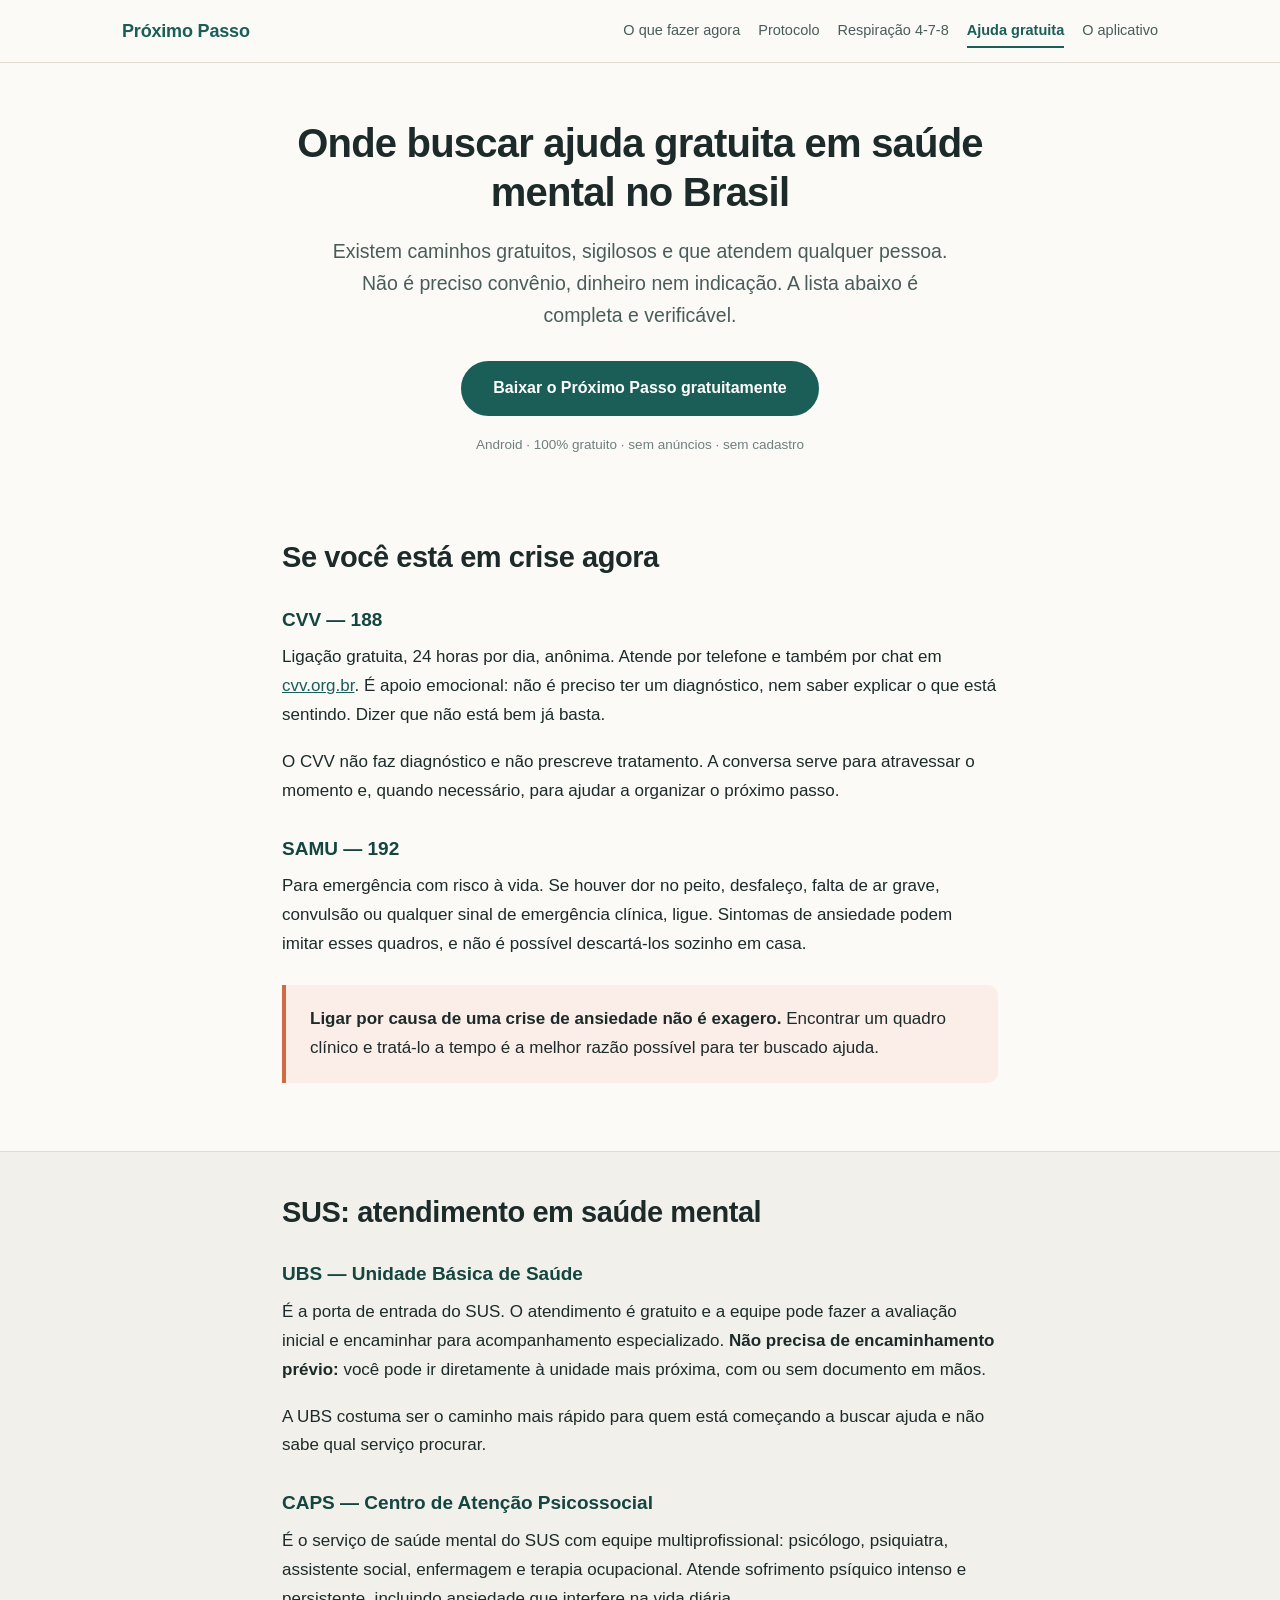
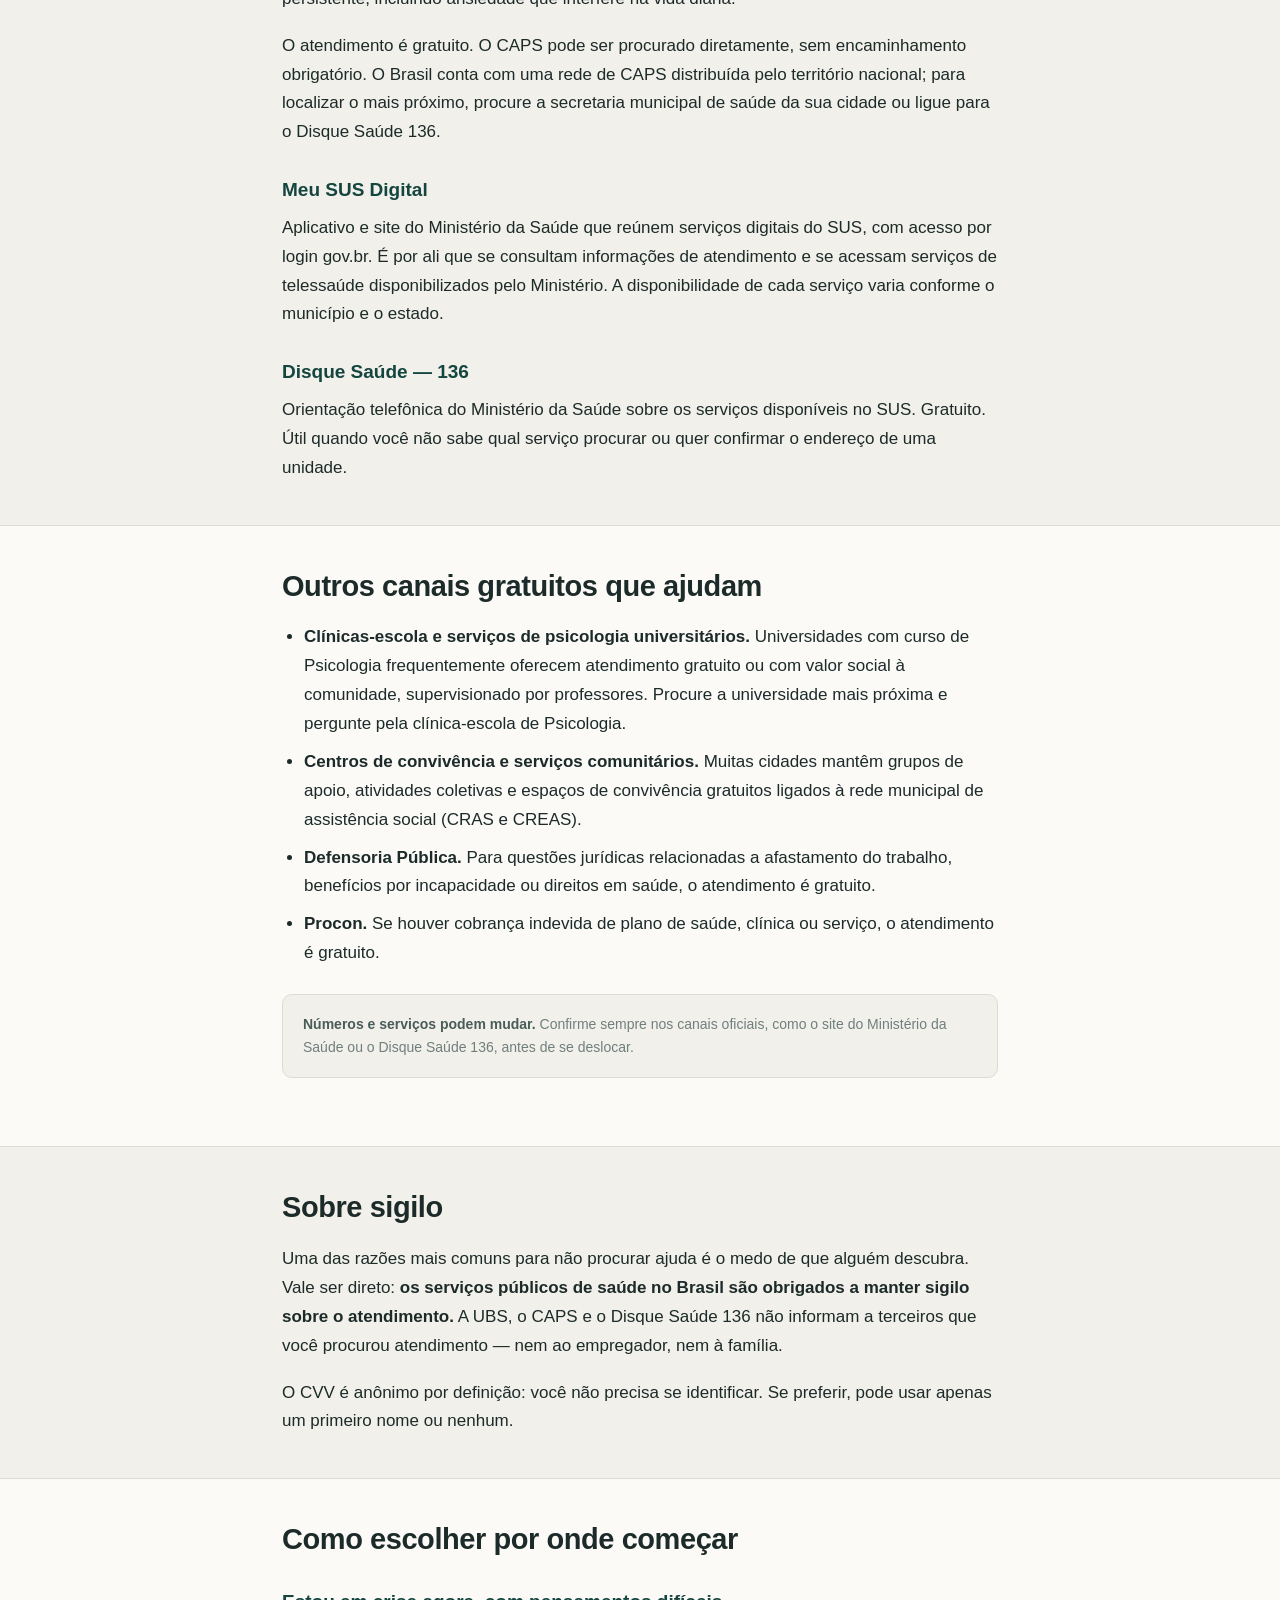
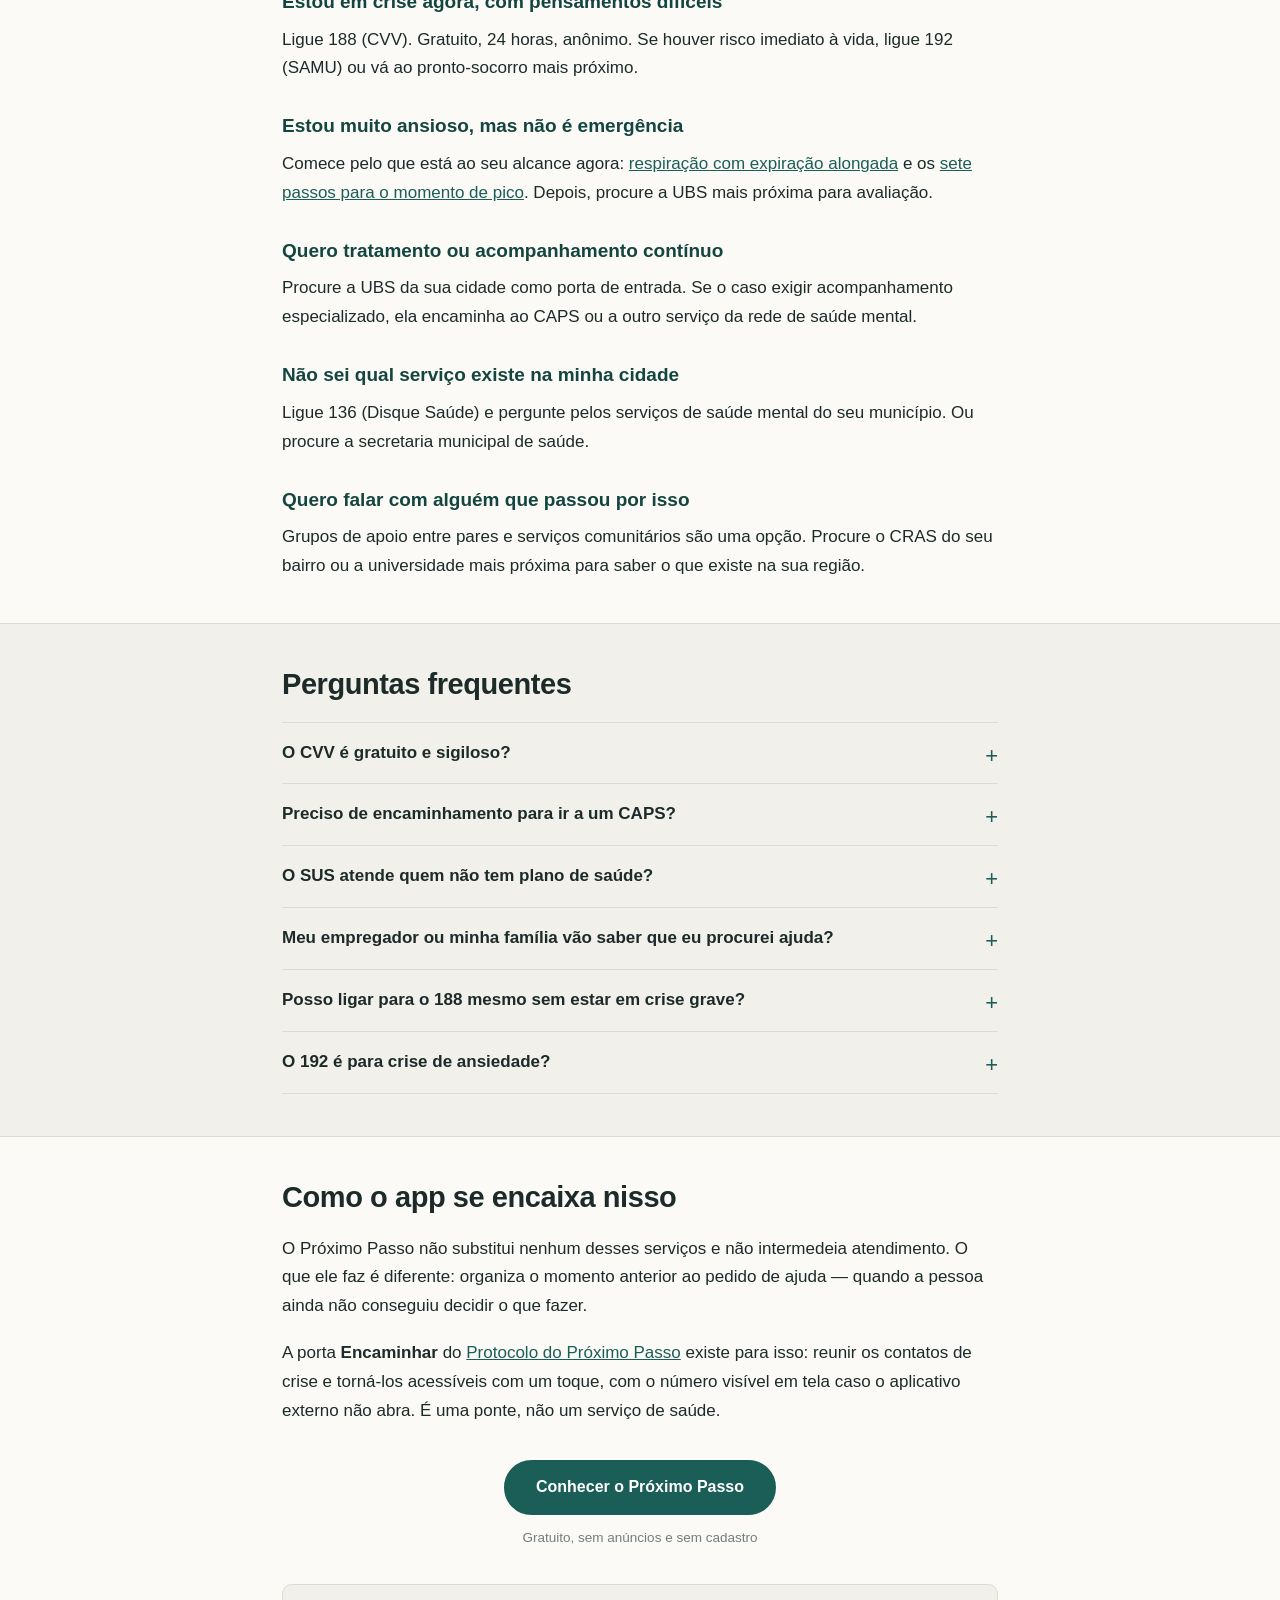
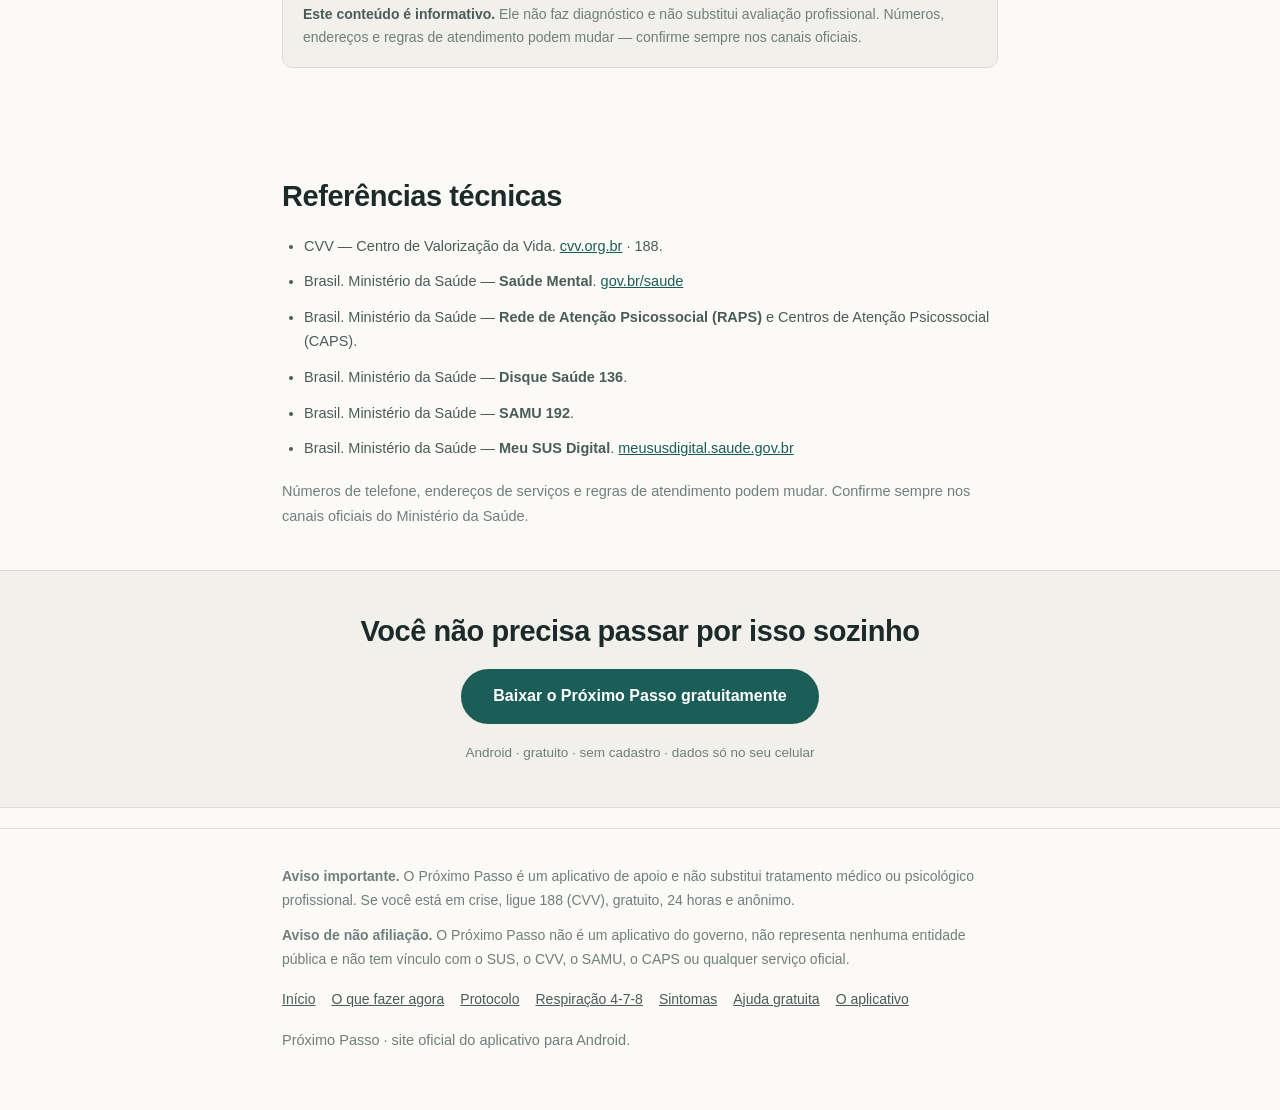
<file: onde-buscar-ajuda-gratuita.html>
<!DOCTYPE html>
<html lang="pt-BR">
<head>
<meta charset="utf-8">
<title>Onde buscar ajuda gratuita em saúde mental (CVV, CAPS, UBS e SUS)</title>
<meta name="description" content="Lista completa de canais gratuitos de apoio em saúde mental no Brasil: CVV 188, SAMU 192, UBS, CAPS, Disque Saúde 136. Como acessar e o que esperar.">
<link rel="canonical" href="https://leoandradefr.github.io/proximo-passo/onde-buscar-ajuda-gratuita.html">
<meta name="robots" content="index, follow">
<meta name="viewport" content="width=device-width, initial-scale=1">
<meta property="og:type" content="article">
<meta property="og:title" content="Onde buscar ajuda gratuita em saúde mental no Brasil">
<meta property="og:description" content="CVV 188, SAMU 192, UBS, CAPS e Disque Saúde 136: como acessar cada canal gratuito, o que esperar do atendimento e o que é sigiloso.">
<meta property="og:url" content="https://leoandradefr.github.io/proximo-passo/onde-buscar-ajuda-gratuita.html">
<meta property="og:locale" content="pt_BR">
<meta property="og:site_name" content="Próximo Passo">
<link rel="stylesheet" href="style.css">
<script type="application/ld+json">
{
  "@context": "https://schema.org",
  "@type": "FAQPage",
  "mainEntity": [
    { "@type": "Question", "name": "O CVV é gratuito e sigiloso?",
      "acceptedAnswer": { "@type": "Answer", "text": "Sim. A ligação para 188 é gratuita, funciona 24 horas por dia e o atendimento é anônimo. Não é necessário se identificar nem explicar tudo. O CVV oferece apoio emocional e não faz diagnóstico nem prescreve tratamento." } },
    { "@type": "Question", "name": "Preciso de encaminhamento para ir a um CAPS?",
      "acceptedAnswer": { "@type": "Answer", "text": "Não é obrigatório. O CAPS pode ser procurado diretamente, e a UBS também funciona como porta de entrada. Em geral, o encaminhamento entre serviços ajuda, mas não deve ser motivo para adiar a busca por atendimento." } },
    { "@type": "Question", "name": "O SUS atende quem não tem plano de saúde?",
      "acceptedAnswer": { "@type": "Answer", "text": "Sim. O SUS atende toda a população de forma gratuita, independentemente de plano de saúde, vínculo de emprego ou situação de documentação. Não é preciso pagar nada pelo atendimento público de saúde." } },
    { "@type": "Question", "name": "Meu empregador ou minha família vão saber que eu procurei ajuda?",
      "acceptedAnswer": { "@type": "Answer", "text": "Os serviços públicos de saúde são obrigados a manter sigilo sobre o atendimento. Nenhum serviço público informa a terceiros que você procurou atendimento. O CVV também é anônimo por definição." } },
    { "@type": "Question", "name": "Posso ligar para o 188 mesmo sem estar em crise grave?",
      "acceptedAnswer": { "@type": "Answer", "text": "Sim. O CVV atende qualquer pessoa que precise conversar, não apenas situações de crise. Se você está triste, confuso, angustiado ou apenas quer falar com alguém, a ligação é legítima." } },
    { "@type": "Question", "name": "O 192 é para crise de ansiedade?",
      "acceptedAnswer": { "@type": "Answer", "text": "O 192 é o SAMU, para emergências com risco à vida. Se houver dor no peito, desmaio, falta de ar grave ou qualquer sinal de emergência clínica, ligue. Em caso de dúvida, é mais seguro pedir avaliação do que supor que é ansiedade." } }
  ]
}
</script>
</head>
<body>
<a class="skip-link" href="#conteudo">Ir para o conteúdo</a>

<header class="site">
  <div class="wrap-wide">
    <a class="brand" href="index.html">Próximo Passo</a>
    <nav class="site" aria-label="Navegação principal">
      <a href="ansiedade-o-que-fazer-agora.html">O que fazer agora</a>
      <a href="protocolo-do-proximo-passo.html">Protocolo</a>
      <a href="respiracao-4-7-8.html">Respiração 4-7-8</a>
      <a href="onde-buscar-ajuda-gratuita.html" aria-current="page">Ajuda gratuita</a>
      <a href="app.html">O aplicativo</a>
    </nav>
  </div>
</header>

<main id="conteudo">

  <div class="wrap">
    <div class="hero">
      <h1>Onde buscar ajuda gratuita em saúde mental no Brasil</h1>
      <p class="lead">Existem caminhos gratuitos, sigilosos e que atendem qualquer pessoa. Não é preciso convênio, dinheiro nem indicação. A lista abaixo é completa e verificável.</p>
      <p><a class="btn" href="https://play.google.com/store/apps/details?id=br.com.leonardo_andrade.proximo_passo&amp;hl=pt_BR">Baixar o Próximo Passo gratuitamente</a></p>
      <span class="btn-note">Android · 100% gratuito · sem anúncios · sem cadastro</span>
    </div>
  </div>

  <section>
    <div class="wrap">
      <h2>Se você está em crise agora</h2>

      <h3>CVV — 188</h3>
      <p>Ligação gratuita, 24 horas por dia, anônima. Atende por telefone e também por chat em <a href="https://www.cvv.org.br/" rel="noopener">cvv.org.br</a>. É apoio emocional: não é preciso ter um diagnóstico, nem saber explicar o que está sentindo. Dizer que não está bem já basta.</p>
      <p>O CVV não faz diagnóstico e não prescreve tratamento. A conversa serve para atravessar o momento e, quando necessário, para ajudar a organizar o próximo passo.</p>

      <h3>SAMU — 192</h3>
      <p>Para emergência com risco à vida. Se houver dor no peito, desfaleço, falta de ar grave, convulsão ou qualquer sinal de emergência clínica, ligue. Sintomas de ansiedade podem imitar esses quadros, e não é possível descartá-los sozinho em casa.</p>

      <div class="callout callout-warm">
        <p><strong>Ligar por causa de uma crise de ansiedade não é exagero.</strong> Encontrar um quadro clínico e tratá-lo a tempo é a melhor razão possível para ter buscado ajuda.</p>
      </div>
    </div>
  </section>

  <section class="alt">
    <div class="wrap">
      <h2>SUS: atendimento em saúde mental</h2>

      <h3>UBS — Unidade Básica de Saúde</h3>
      <p>É a porta de entrada do SUS. O atendimento é gratuito e a equipe pode fazer a avaliação inicial e encaminhar para acompanhamento especializado. <strong>Não precisa de encaminhamento prévio:</strong> você pode ir diretamente à unidade mais próxima, com ou sem documento em mãos.</p>
      <p>A UBS costuma ser o caminho mais rápido para quem está começando a buscar ajuda e não sabe qual serviço procurar.</p>

      <h3>CAPS — Centro de Atenção Psicossocial</h3>
      <p>É o serviço de saúde mental do SUS com equipe multiprofissional: psicólogo, psiquiatra, assistente social, enfermagem e terapia ocupacional. Atende sofrimento psíquico intenso e persistente, incluindo ansiedade que interfere na vida diária.</p>
      <p>O atendimento é gratuito. O CAPS pode ser procurado diretamente, sem encaminhamento obrigatório. O Brasil conta com uma rede de CAPS distribuída pelo território nacional; para localizar o mais próximo, procure a secretaria municipal de saúde da sua cidade ou ligue para o Disque Saúde 136.</p>

      <h3>Meu SUS Digital</h3>
      <p>Aplicativo e site do Ministério da Saúde que reúnem serviços digitais do SUS, com acesso por login gov.br. É por ali que se consultam informações de atendimento e se acessam serviços de telessaúde disponibilizados pelo Ministério. A disponibilidade de cada serviço varia conforme o município e o estado.</p>

      <h3>Disque Saúde — 136</h3>
      <p>Orientação telefônica do Ministério da Saúde sobre os serviços disponíveis no SUS. Gratuito. Útil quando você não sabe qual serviço procurar ou quer confirmar o endereço de uma unidade.</p>
    </div>
  </section>

  <section>
    <div class="wrap">
      <h2>Outros canais gratuitos que ajudam</h2>
      <ul>
        <li><strong>Clínicas-escola e serviços de psicologia universitários.</strong> Universidades com curso de Psicologia frequentemente oferecem atendimento gratuito ou com valor social à comunidade, supervisionado por professores. Procure a universidade mais próxima e pergunte pela clínica-escola de Psicologia.</li>
        <li><strong>Centros de convivência e serviços comunitários.</strong> Muitas cidades mantêm grupos de apoio, atividades coletivas e espaços de convivência gratuitos ligados à rede municipal de assistência social (CRAS e CREAS).</li>
        <li><strong>Defensoria Pública.</strong> Para questões jurídicas relacionadas a afastamento do trabalho, benefícios por incapacidade ou direitos em saúde, o atendimento é gratuito.</li>
        <li><strong>Procon.</strong> Se houver cobrança indevida de plano de saúde, clínica ou serviço, o atendimento é gratuito.</li>
      </ul>

      <div class="notice">
        <p><strong>Números e serviços podem mudar.</strong> Confirme sempre nos canais oficiais, como o site do Ministério da Saúde ou o Disque Saúde 136, antes de se deslocar.</p>
      </div>
    </div>
  </section>

  <section class="alt">
    <div class="wrap">
      <h2>Sobre sigilo</h2>
      <p>Uma das razões mais comuns para não procurar ajuda é o medo de que alguém descubra. Vale ser direto: <strong>os serviços públicos de saúde no Brasil são obrigados a manter sigilo sobre o atendimento.</strong> A UBS, o CAPS e o Disque Saúde 136 não informam a terceiros que você procurou atendimento — nem ao empregador, nem à família.</p>
      <p>O CVV é anônimo por definição: você não precisa se identificar. Se preferir, pode usar apenas um primeiro nome ou nenhum.</p>
    </div>
  </section>

  <section>
    <div class="wrap">
      <h2>Como escolher por onde começar</h2>

      <h3>Estou em crise agora, com pensamentos difíceis</h3>
      <p>Ligue 188 (CVV). Gratuito, 24 horas, anônimo. Se houver risco imediato à vida, ligue 192 (SAMU) ou vá ao pronto-socorro mais próximo.</p>

      <h3>Estou muito ansioso, mas não é emergência</h3>
      <p>Comece pelo que está ao seu alcance agora: <a href="respiracao-4-7-8.html">respiração com expiração alongada</a> e os <a href="ansiedade-o-que-fazer-agora.html">sete passos para o momento de pico</a>. Depois, procure a UBS mais próxima para avaliação.</p>

      <h3>Quero tratamento ou acompanhamento contínuo</h3>
      <p>Procure a UBS da sua cidade como porta de entrada. Se o caso exigir acompanhamento especializado, ela encaminha ao CAPS ou a outro serviço da rede de saúde mental.</p>

      <h3>Não sei qual serviço existe na minha cidade</h3>
      <p>Ligue 136 (Disque Saúde) e pergunte pelos serviços de saúde mental do seu município. Ou procure a secretaria municipal de saúde.</p>

      <h3>Quero falar com alguém que passou por isso</h3>
      <p>Grupos de apoio entre pares e serviços comunitários são uma opção. Procure o CRAS do seu bairro ou a universidade mais próxima para saber o que existe na sua região.</p>
    </div>
  </section>

  <section class="alt">
    <div class="wrap">
      <h2>Perguntas frequentes</h2>
      <div class="faq">
        <details>
          <summary>O CVV é gratuito e sigiloso?</summary>
          <p>Sim. A ligação para 188 é gratuita, funciona 24 horas por dia e o atendimento é anônimo. Não é necessário se identificar nem explicar tudo. O CVV oferece apoio emocional e não faz diagnóstico nem prescreve tratamento.</p>
        </details>
        <details>
          <summary>Preciso de encaminhamento para ir a um CAPS?</summary>
          <p>Não é obrigatório. O CAPS pode ser procurado diretamente, e a UBS também funciona como porta de entrada. Em geral, o encaminhamento entre serviços ajuda, mas não deve ser motivo para adiar a busca por atendimento.</p>
        </details>
        <details>
          <summary>O SUS atende quem não tem plano de saúde?</summary>
          <p>Sim. O SUS atende toda a população de forma gratuita, independentemente de plano de saúde, vínculo de emprego ou situação de documentação. Não é preciso pagar nada pelo atendimento público de saúde.</p>
        </details>
        <details>
          <summary>Meu empregador ou minha família vão saber que eu procurei ajuda?</summary>
          <p>Os serviços públicos de saúde são obrigados a manter sigilo sobre o atendimento. Nenhum serviço público informa a terceiros que você procurou atendimento. O CVV também é anônimo por definição.</p>
        </details>
        <details>
          <summary>Posso ligar para o 188 mesmo sem estar em crise grave?</summary>
          <p>Sim. O CVV atende qualquer pessoa que precise conversar, não apenas situações de crise. Se você está triste, confuso, angustiado ou apenas quer falar com alguém, a ligação é legítima.</p>
        </details>
        <details>
          <summary>O 192 é para crise de ansiedade?</summary>
          <p>O 192 é o SAMU, para emergências com risco à vida. Se houver dor no peito, desmaio, falta de ar grave ou qualquer sinal de emergência clínica, ligue. Em caso de dúvida, é mais seguro pedir avaliação do que supor que é ansiedade.</p>
        </details>
      </div>
    </div>
  </section>

  <section>
    <div class="wrap">
      <h2>Como o app se encaixa nisso</h2>
      <p>O Próximo Passo não substitui nenhum desses serviços e não intermedeia atendimento. O que ele faz é diferente: organiza o momento anterior ao pedido de ajuda — quando a pessoa ainda não conseguiu decidir o que fazer.</p>
      <p>A porta <strong>Encaminhar</strong> do <a href="protocolo-do-proximo-passo.html">Protocolo do Próximo Passo</a> existe para isso: reunir os contatos de crise e torná-los acessíveis com um toque, com o número visível em tela caso o aplicativo externo não abra. É uma ponte, não um serviço de saúde.</p>
      <div class="btn-row">
        <a class="btn" href="https://play.google.com/store/apps/details?id=br.com.leonardo_andrade.proximo_passo&amp;hl=pt_BR">Conhecer o Próximo Passo</a>
        <span class="btn-note">Gratuito, sem anúncios e sem cadastro</span>
      </div>

      <div class="notice">
        <p><strong>Este conteúdo é informativo.</strong> Ele não faz diagnóstico e não substitui avaliação profissional. Números, endereços e regras de atendimento podem mudar — confirme sempre nos canais oficiais.</p>
      </div>
    </div>
  </section>

  <section>
    <div class="wrap">
      <h2>Referências técnicas</h2>
      <ul class="refs">
        <li>CVV — Centro de Valorização da Vida. <a href="https://www.cvv.org.br/" rel="noopener">cvv.org.br</a> · 188.</li>
        <li>Brasil. Ministério da Saúde — <strong>Saúde Mental</strong>. <a href="https://www.gov.br/saude/pt-br/assuntos/saude-de-a-a-z/s/saude-mental" rel="noopener">gov.br/saude</a></li>
        <li>Brasil. Ministério da Saúde — <strong>Rede de Atenção Psicossocial (RAPS)</strong> e Centros de Atenção Psicossocial (CAPS).</li>
        <li>Brasil. Ministério da Saúde — <strong>Disque Saúde 136</strong>.</li>
        <li>Brasil. Ministério da Saúde — <strong>SAMU 192</strong>.</li>
        <li>Brasil. Ministério da Saúde — <strong>Meu SUS Digital</strong>. <a href="https://meususdigital.saude.gov.br/" rel="noopener">meususdigital.saude.gov.br</a></li>
      </ul>
      <p class="small">Números de telefone, endereços de serviços e regras de atendimento podem mudar. Confirme sempre nos canais oficiais do Ministério da Saúde.</p>
    </div>
  </section>

  <section class="alt">
    <div class="wrap center">
      <h2>Você não precisa passar por isso sozinho</h2>
      <p><a class="btn" href="https://play.google.com/store/apps/details?id=br.com.leonardo_andrade.proximo_passo&amp;hl=pt_BR">Baixar o Próximo Passo gratuitamente</a></p>
      <span class="btn-note">Android · gratuito · sem cadastro · dados só no seu celular</span>
    </div>
  </section>

</main>

<footer class="site">
  <div class="wrap">
    <p><strong>Aviso importante.</strong> O Próximo Passo é um aplicativo de apoio e não substitui tratamento médico ou psicológico profissional. Se você está em crise, ligue 188 (CVV), gratuito, 24 horas e anônimo.</p>
    <p><strong>Aviso de não afiliação.</strong> O Próximo Passo não é um aplicativo do governo, não representa nenhuma entidade pública e não tem vínculo com o SUS, o CVV, o SAMU, o CAPS ou qualquer serviço oficial.</p>
    <div class="foot-links">
      <a href="index.html">Início</a>
      <a href="ansiedade-o-que-fazer-agora.html">O que fazer agora</a>
      <a href="protocolo-do-proximo-passo.html">Protocolo</a>
      <a href="respiracao-4-7-8.html">Respiração 4-7-8</a>
      <a href="crise-de-ansiedade-sintomas.html">Sintomas</a>
      <a href="onde-buscar-ajuda-gratuita.html">Ajuda gratuita</a>
      <a href="app.html">O aplicativo</a>
    </div>
    <p class="small">Próximo Passo · site oficial do aplicativo para Android.</p>
  </div>
</footer>

</body>
</html>
</file>
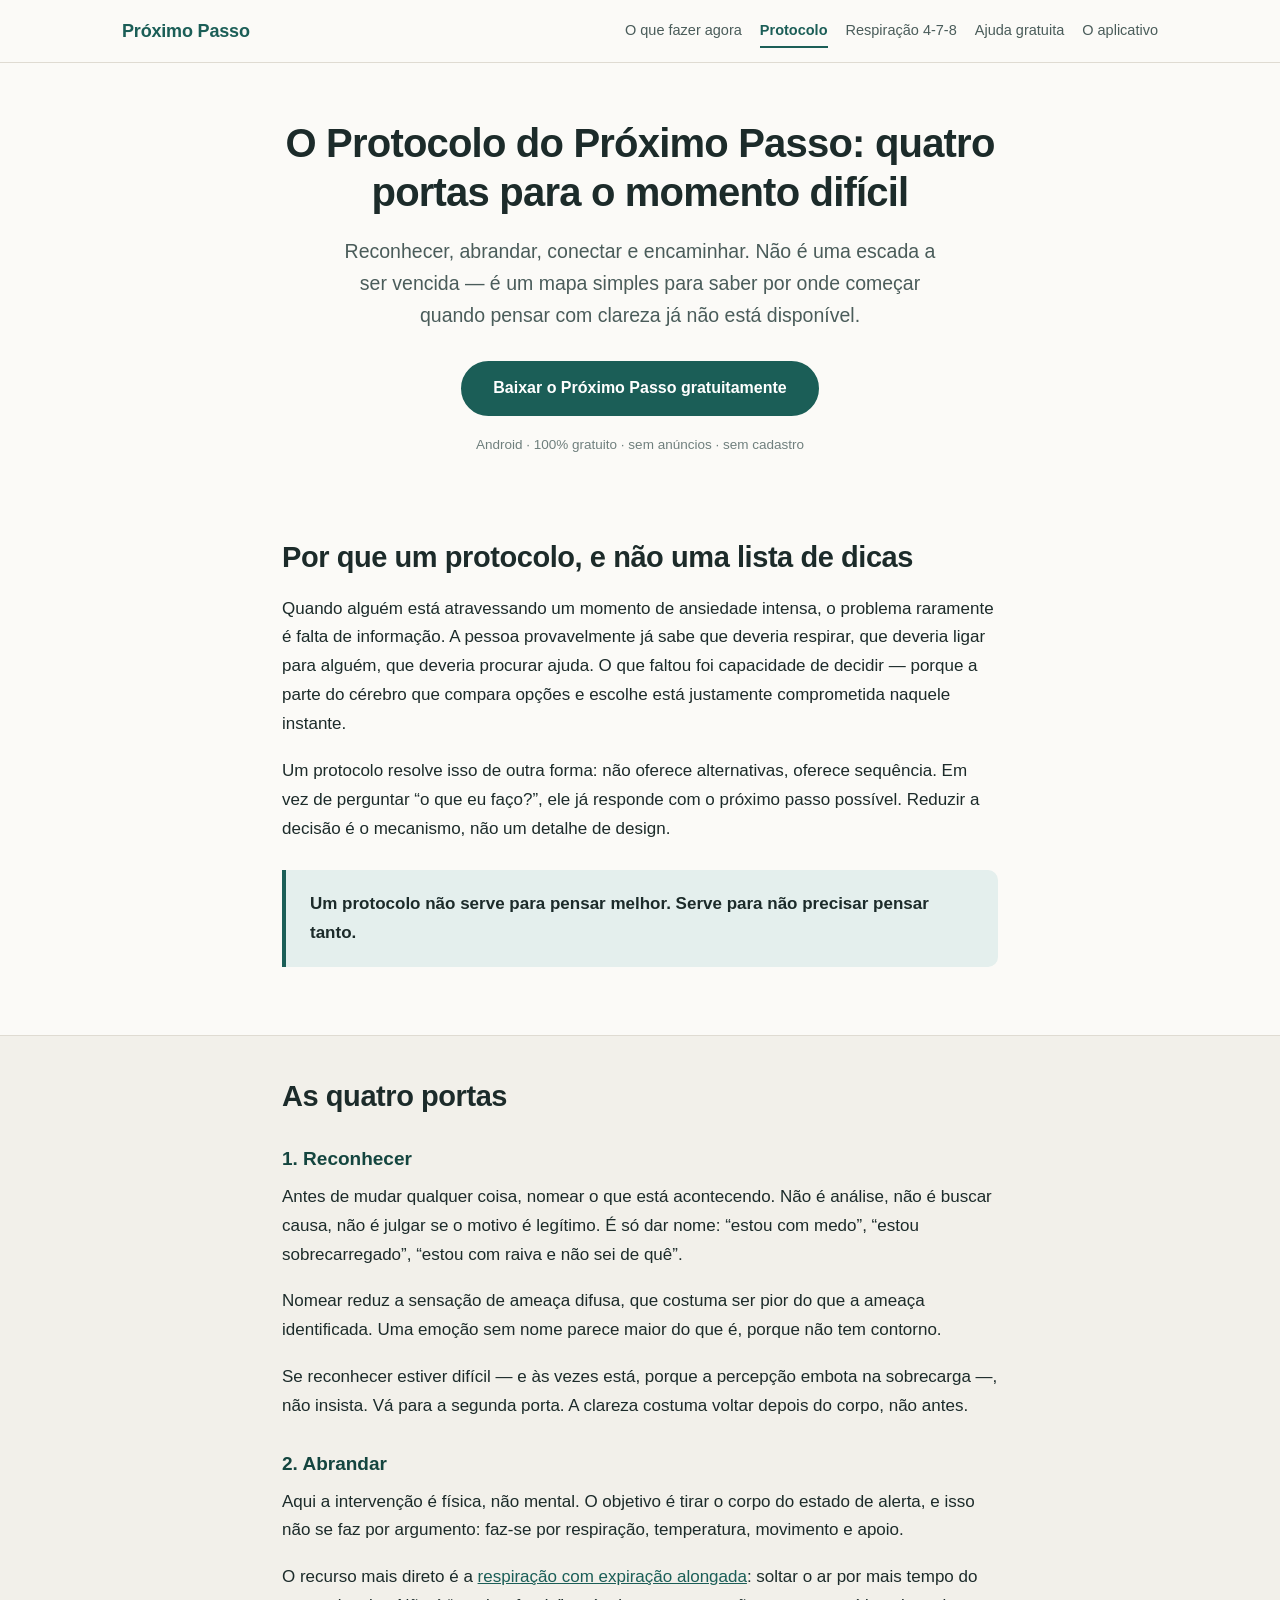
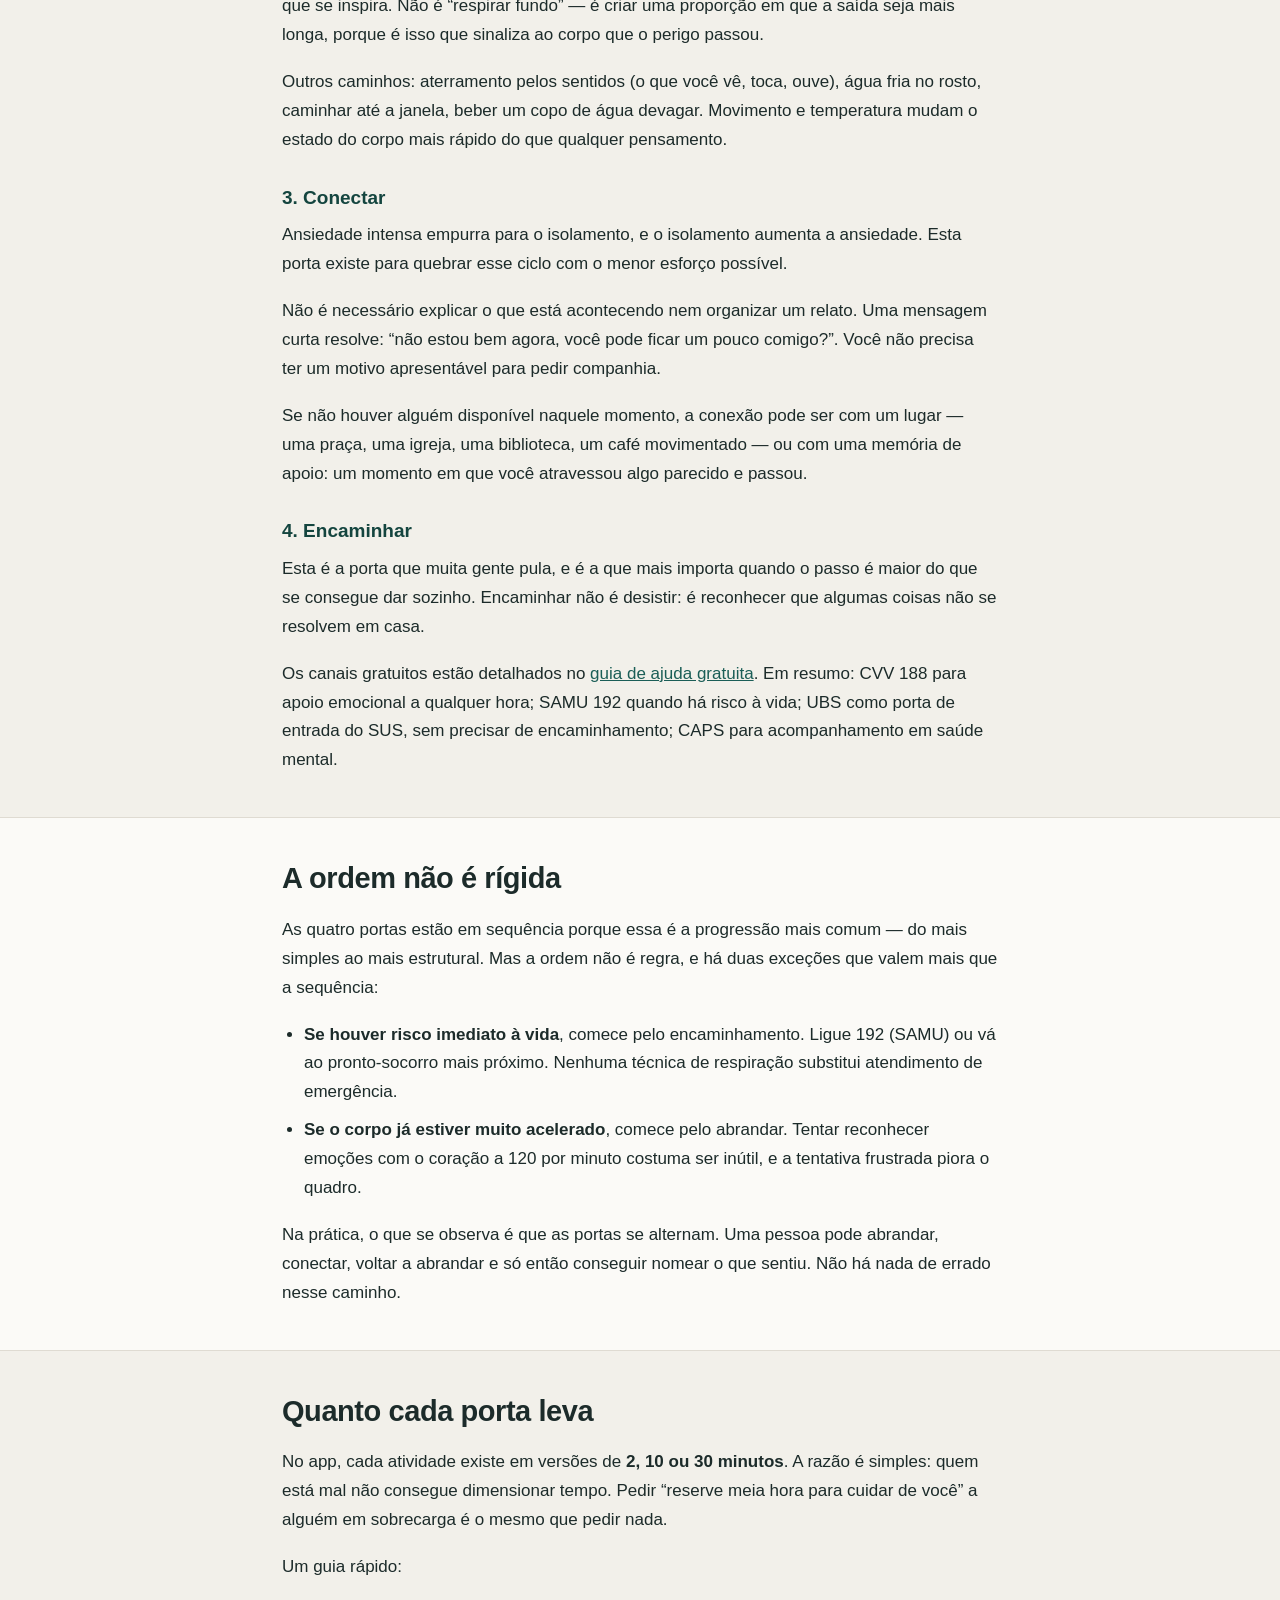
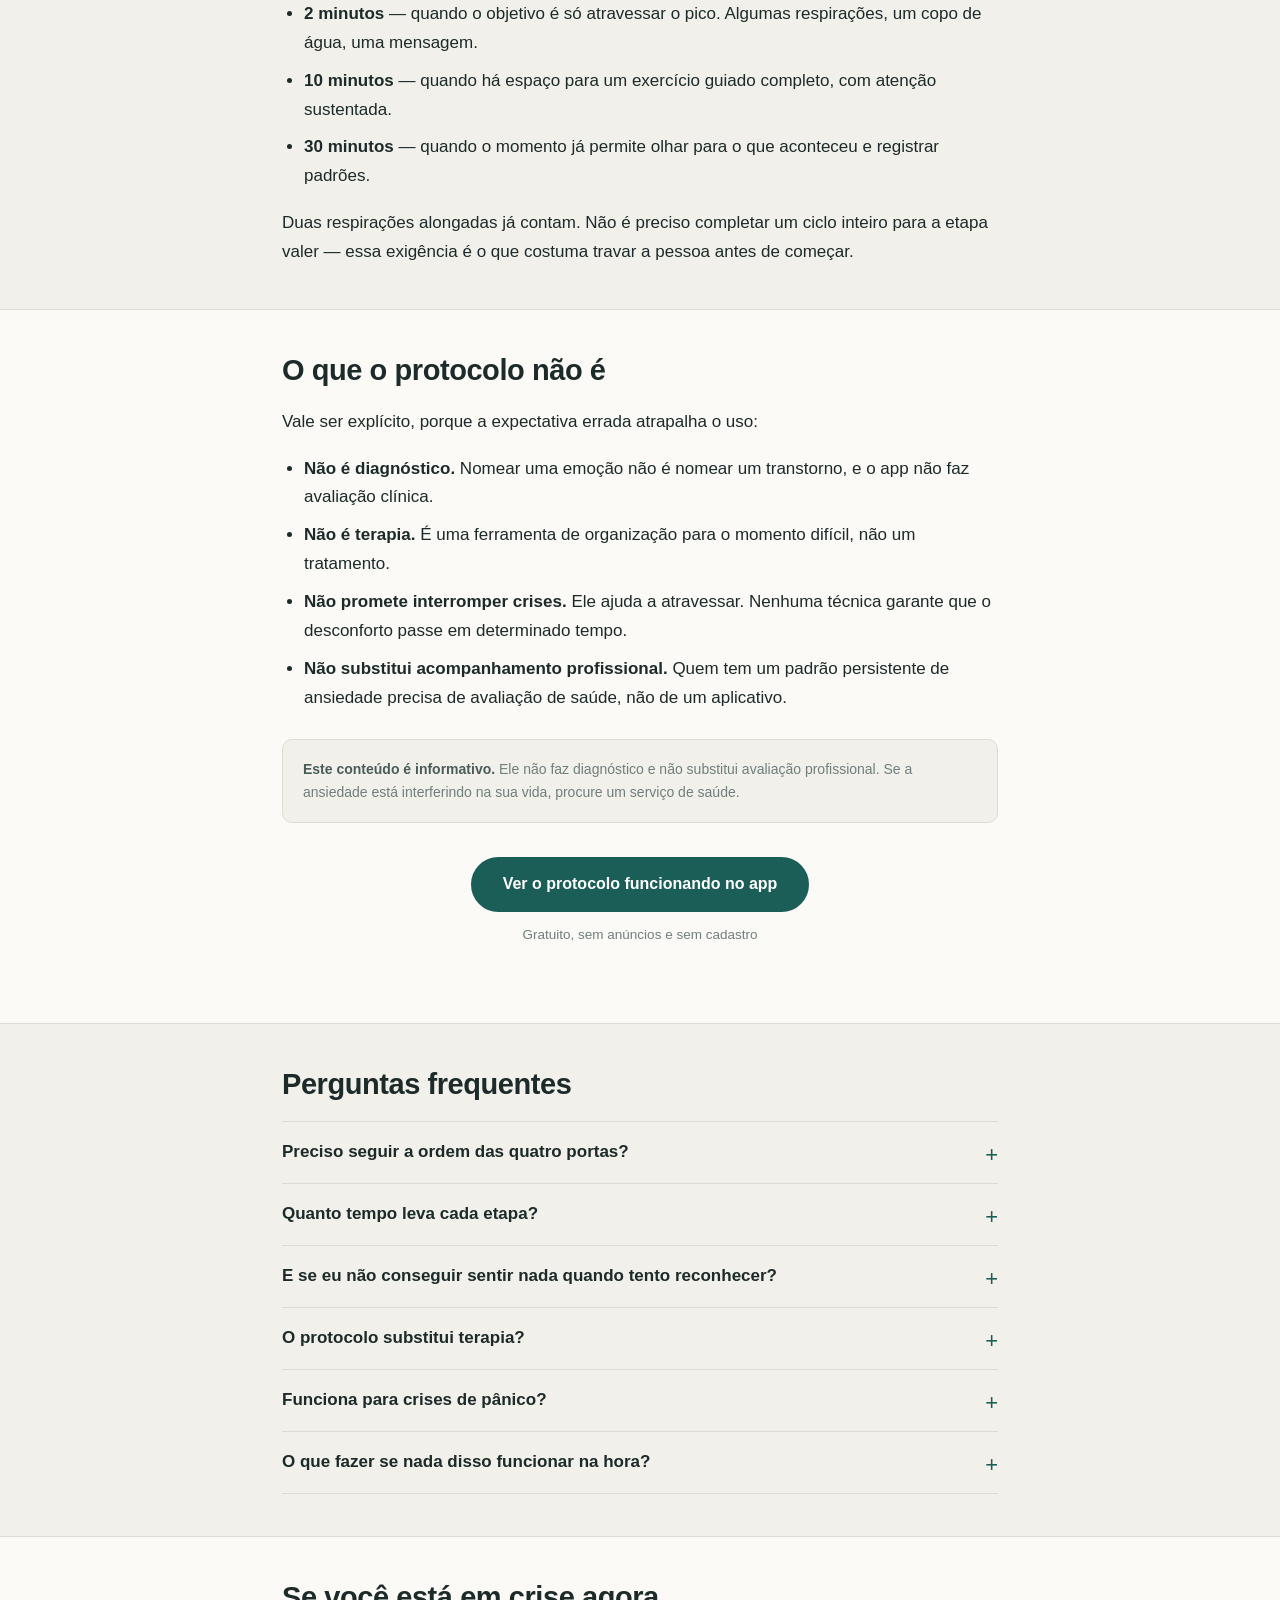
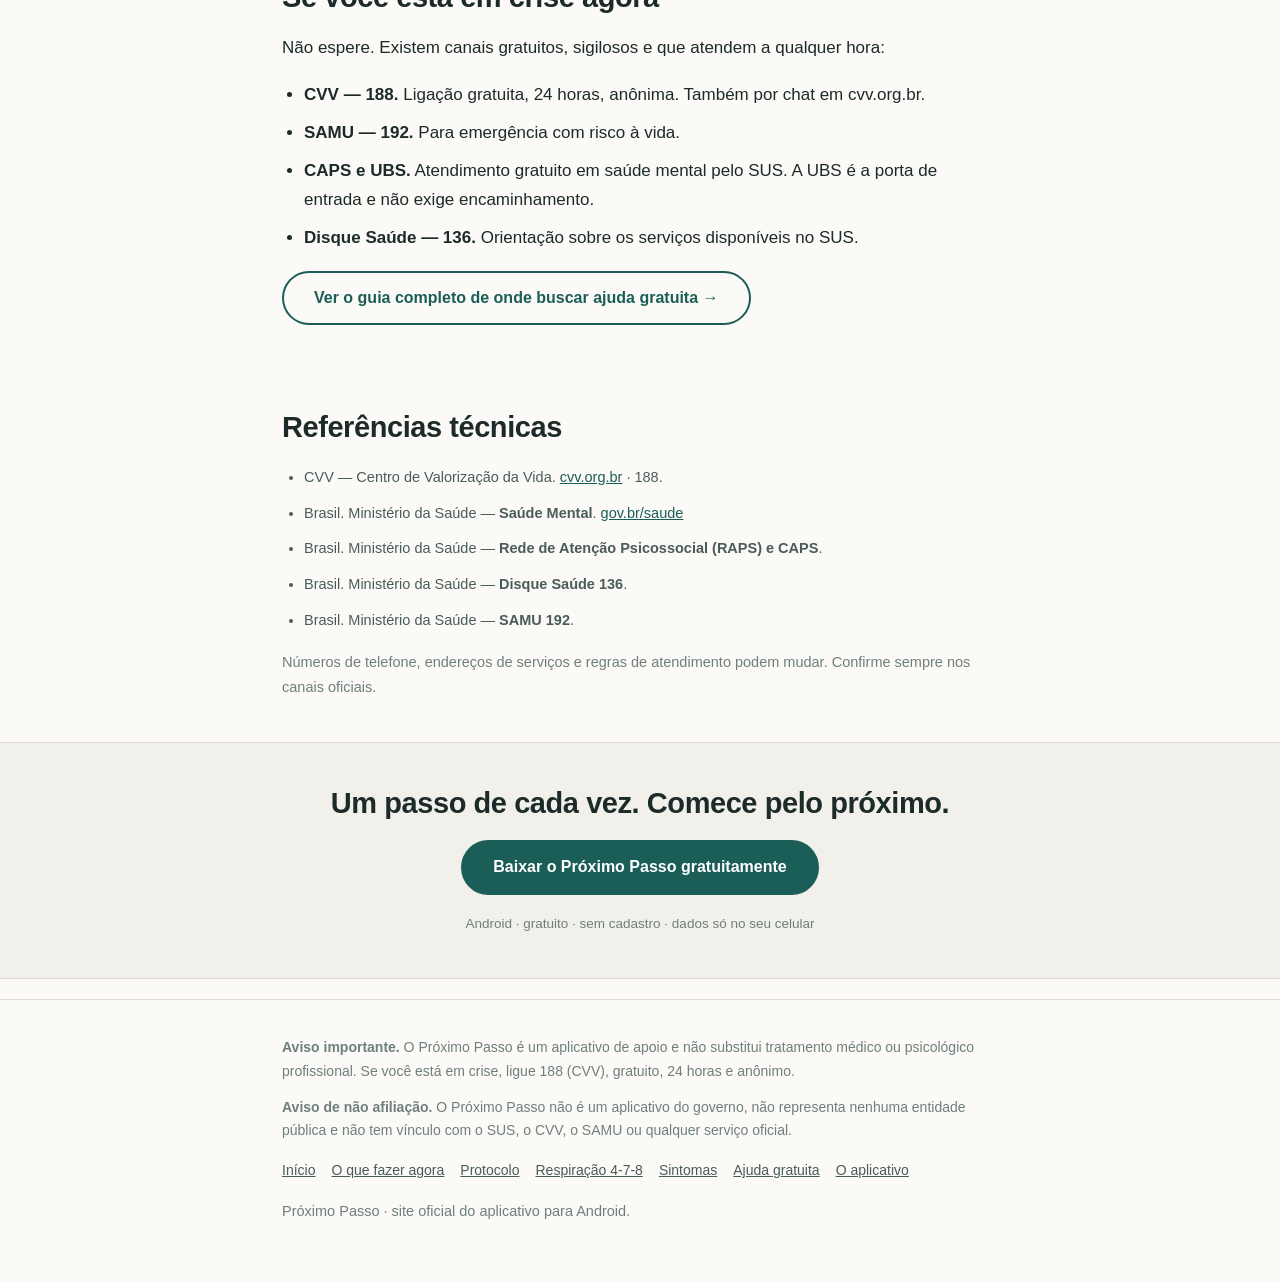
<file: protocolo-do-proximo-passo.html>
<!DOCTYPE html>
<html lang="pt-BR">
<head>
<meta charset="utf-8">
<title>Protocolo do Próximo Passo: reconhecer, abrandar, conectar e encaminhar</title>
<meta name="description" content="Como funciona o Protocolo do Próximo Passo: quatro estágios para atravessar a ansiedade — reconhecer, abrandar, conectar e encaminhar, e quando buscar ajuda.">
<link rel="canonical" href="https://leoandradefr.github.io/proximo-passo/protocolo-do-proximo-passo.html">
<meta name="robots" content="index, follow">
<meta name="viewport" content="width=device-width, initial-scale=1">
<meta property="og:type" content="article">
<meta property="og:title" content="Protocolo do Próximo Passo: quatro portas para o momento difícil">
<meta property="og:description" content="Reconhecer, abrandar, conectar e encaminhar: os quatro estágios que organizam o que fazer quando a cabeça acelera.">
<meta property="og:url" content="https://leoandradefr.github.io/proximo-passo/protocolo-do-proximo-passo.html">
<meta property="og:locale" content="pt_BR">
<meta property="og:site_name" content="Próximo Passo">
<link rel="stylesheet" href="style.css">
<script type="application/ld+json">
{
  "@context": "https://schema.org",
  "@type": "HowTo",
  "name": "Protocolo do Próximo Passo",
  "description": "Quatro estágios para atravessar um momento de ansiedade ou sobrecarga emocional: reconhecer, abrandar, conectar e encaminhar.",
  "inLanguage": "pt-BR",
  "totalTime": "PT2M",
  "step": [
    {
      "@type": "HowToStep",
      "position": 1,
      "name": "Reconhecer",
      "text": "Nomear o que está acontecendo sem se julgar: identificar a emoção, o que ela está pedindo e o quanto ela está ocupando o corpo."
    },
    {
      "@type": "HowToStep",
      "position": 2,
      "name": "Abrandar",
      "text": "Tirar o corpo do estado de alerta com respiração de expiração alongada, aterramento pelos sentidos, água fria ou movimento."
    },
    {
      "@type": "HowToStep",
      "position": 3,
      "name": "Conectar",
      "text": "Trazer para perto uma pessoa de confiança, um lugar seguro ou uma memória de apoio, sem precisar explicar tudo."
    },
    {
      "@type": "HowToStep",
      "position": 4,
      "name": "Encaminhar",
      "text": "Buscar ajuda real quando o passo é maior do que se consegue dar sozinho: CVV 188, SAMU 192, UBS, CAPS ou Disque Saúde 136."
    }
  ]
}
</script>
<script type="application/ld+json">
{
  "@context": "https://schema.org",
  "@type": "FAQPage",
  "mainEntity": [
    { "@type": "Question", "name": "Preciso seguir a ordem das quatro portas?",
      "acceptedAnswer": { "@type": "Answer", "text": "Não. A ordem é uma orientação, não uma regra. Se houver risco imediato à vida, comece pelo encaminhamento e procure ajuda agora. Se o corpo já estiver muito acelerado, comece pelo abrandar." } },
    { "@type": "Question", "name": "Quanto tempo leva cada etapa?",
      "acceptedAnswer": { "@type": "Answer", "text": "Depende do que você tem disponível. No app, cada atividade existe em versões de 2, 10 e 30 minutos. Duas respirações alongadas já contam; não é preciso completar um ciclo inteiro para a etapa valer." } },
    { "@type": "Question", "name": "E se eu não conseguir sentir nada quando tento reconhecer?",
      "acceptedAnswer": { "@type": "Answer", "text": "É comum, e não é falha. Em sobrecarga, a percepção fica embotada. Nesse caso, pule para o abrandar pelo corpo — a clareza costuma voltar depois, não antes." } },
    { "@type": "Question", "name": "O protocolo substitui terapia?",
      "acceptedAnswer": { "@type": "Answer", "text": "Não. É uma ferramenta de organização para o momento difícil. Ele não faz diagnóstico e não substitui psicoterapia, avaliação médica ou medicação." } },
    { "@type": "Question", "name": "Funciona para crises de pânico?",
      "acceptedAnswer": { "@type": "Answer", "text": "As etapas ajudam a atravessar o pico, principalmente as de respiração e aterramento. Dor no peito, falta de ar intensa ou desmaio exigem avaliação de emergência, porque esses sinais também aparecem em outras condições clínicas." } },
    { "@type": "Question", "name": "O que fazer se nada disso funcionar na hora?",
      "acceptedAnswer": { "@type": "Answer", "text": "Ligue 188 (CVV), gratuito, 24 horas e anônimo, ou vá a uma UBS. Não conseguir se acalmar sozinho não é motivo de vergonha e não significa que você falhou." } }
  ]
}
</script>
</head>
<body>
<a class="skip-link" href="#conteudo">Ir para o conteúdo</a>

<header class="site">
  <div class="wrap-wide">
    <a class="brand" href="index.html">Próximo Passo</a>
    <nav class="site" aria-label="Navegação principal">
      <a href="ansiedade-o-que-fazer-agora.html">O que fazer agora</a>
      <a href="protocolo-do-proximo-passo.html" aria-current="page">Protocolo</a>
      <a href="respiracao-4-7-8.html">Respiração 4-7-8</a>
      <a href="onde-buscar-ajuda-gratuita.html">Ajuda gratuita</a>
      <a href="app.html">O aplicativo</a>
    </nav>
  </div>
</header>

<main id="conteudo">

  <div class="wrap">
    <div class="hero">
      <h1>O Protocolo do Próximo Passo: quatro portas para o momento difícil</h1>
      <p class="lead">Reconhecer, abrandar, conectar e encaminhar. Não é uma escada a ser vencida — é um mapa simples para saber por onde começar quando pensar com clareza já não está disponível.</p>
      <p><a class="btn" href="https://play.google.com/store/apps/details?id=br.com.leonardo_andrade.proximo_passo&amp;hl=pt_BR">Baixar o Próximo Passo gratuitamente</a></p>
      <span class="btn-note">Android · 100% gratuito · sem anúncios · sem cadastro</span>
    </div>
  </div>

  <section>
    <div class="wrap">
      <h2>Por que um protocolo, e não uma lista de dicas</h2>
      <p>Quando alguém está atravessando um momento de ansiedade intensa, o problema raramente é falta de informação. A pessoa provavelmente já sabe que deveria respirar, que deveria ligar para alguém, que deveria procurar ajuda. O que faltou foi capacidade de decidir — porque a parte do cérebro que compara opções e escolhe está justamente comprometida naquele instante.</p>
      <p>Um protocolo resolve isso de outra forma: não oferece alternativas, oferece sequência. Em vez de perguntar “o que eu faço?”, ele já responde com o próximo passo possível. Reduzir a decisão é o mecanismo, não um detalhe de design.</p>

      <div class="callout">
        <p><strong>Um protocolo não serve para pensar melhor. Serve para não precisar pensar tanto.</strong></p>
      </div>
    </div>
  </section>

  <section class="alt">
    <div class="wrap">
      <h2>As quatro portas</h2>

      <h3>1. Reconhecer</h3>
      <p>Antes de mudar qualquer coisa, nomear o que está acontecendo. Não é análise, não é buscar causa, não é julgar se o motivo é legítimo. É só dar nome: “estou com medo”, “estou sobrecarregado”, “estou com raiva e não sei de quê”.</p>
      <p>Nomear reduz a sensação de ameaça difusa, que costuma ser pior do que a ameaça identificada. Uma emoção sem nome parece maior do que é, porque não tem contorno.</p>
      <p>Se reconhecer estiver difícil — e às vezes está, porque a percepção embota na sobrecarga —, não insista. Vá para a segunda porta. A clareza costuma voltar depois do corpo, não antes.</p>

      <h3>2. Abrandar</h3>
      <p>Aqui a intervenção é física, não mental. O objetivo é tirar o corpo do estado de alerta, e isso não se faz por argumento: faz-se por respiração, temperatura, movimento e apoio.</p>
      <p>O recurso mais direto é a <a href="respiracao-4-7-8.html">respiração com expiração alongada</a>: soltar o ar por mais tempo do que se inspira. Não é “respirar fundo” — é criar uma proporção em que a saída seja mais longa, porque é isso que sinaliza ao corpo que o perigo passou.</p>
      <p>Outros caminhos: aterramento pelos sentidos (o que você vê, toca, ouve), água fria no rosto, caminhar até a janela, beber um copo de água devagar. Movimento e temperatura mudam o estado do corpo mais rápido do que qualquer pensamento.</p>

      <h3>3. Conectar</h3>
      <p>Ansiedade intensa empurra para o isolamento, e o isolamento aumenta a ansiedade. Esta porta existe para quebrar esse ciclo com o menor esforço possível.</p>
      <p>Não é necessário explicar o que está acontecendo nem organizar um relato. Uma mensagem curta resolve: “não estou bem agora, você pode ficar um pouco comigo?”. Você não precisa ter um motivo apresentável para pedir companhia.</p>
      <p>Se não houver alguém disponível naquele momento, a conexão pode ser com um lugar — uma praça, uma igreja, uma biblioteca, um café movimentado — ou com uma memória de apoio: um momento em que você atravessou algo parecido e passou.</p>

      <h3>4. Encaminhar</h3>
      <p>Esta é a porta que muita gente pula, e é a que mais importa quando o passo é maior do que se consegue dar sozinho. Encaminhar não é desistir: é reconhecer que algumas coisas não se resolvem em casa.</p>
      <p>Os canais gratuitos estão detalhados no <a href="onde-buscar-ajuda-gratuita.html">guia de ajuda gratuita</a>. Em resumo: CVV 188 para apoio emocional a qualquer hora; SAMU 192 quando há risco à vida; UBS como porta de entrada do SUS, sem precisar de encaminhamento; CAPS para acompanhamento em saúde mental.</p>
    </div>
  </section>

  <section>
    <div class="wrap">
      <h2>A ordem não é rígida</h2>
      <p>As quatro portas estão em sequência porque essa é a progressão mais comum — do mais simples ao mais estrutural. Mas a ordem não é regra, e há duas exceções que valem mais que a sequência:</p>
      <ul>
        <li><strong>Se houver risco imediato à vida</strong>, comece pelo encaminhamento. Ligue 192 (SAMU) ou vá ao pronto-socorro mais próximo. Nenhuma técnica de respiração substitui atendimento de emergência.</li>
        <li><strong>Se o corpo já estiver muito acelerado</strong>, comece pelo abrandar. Tentar reconhecer emoções com o coração a 120 por minuto costuma ser inútil, e a tentativa frustrada piora o quadro.</li>
      </ul>
      <p>Na prática, o que se observa é que as portas se alternam. Uma pessoa pode abrandar, conectar, voltar a abrandar e só então conseguir nomear o que sentiu. Não há nada de errado nesse caminho.</p>
    </div>
  </section>

  <section class="alt">
    <div class="wrap">
      <h2>Quanto cada porta leva</h2>
      <p>No app, cada atividade existe em versões de <strong>2, 10 ou 30 minutos</strong>. A razão é simples: quem está mal não consegue dimensionar tempo. Pedir “reserve meia hora para cuidar de você” a alguém em sobrecarga é o mesmo que pedir nada.</p>
      <p>Um guia rápido:</p>
      <ul>
        <li><strong>2 minutos</strong> — quando o objetivo é só atravessar o pico. Algumas respirações, um copo de água, uma mensagem.</li>
        <li><strong>10 minutos</strong> — quando há espaço para um exercício guiado completo, com atenção sustentada.</li>
        <li><strong>30 minutos</strong> — quando o momento já permite olhar para o que aconteceu e registrar padrões.</li>
      </ul>
      <p>Duas respirações alongadas já contam. Não é preciso completar um ciclo inteiro para a etapa valer — essa exigência é o que costuma travar a pessoa antes de começar.</p>
    </div>
  </section>

  <section>
    <div class="wrap">
      <h2>O que o protocolo não é</h2>
      <p>Vale ser explícito, porque a expectativa errada atrapalha o uso:</p>
      <ul>
        <li><strong>Não é diagnóstico.</strong> Nomear uma emoção não é nomear um transtorno, e o app não faz avaliação clínica.</li>
        <li><strong>Não é terapia.</strong> É uma ferramenta de organização para o momento difícil, não um tratamento.</li>
        <li><strong>Não promete interromper crises.</strong> Ele ajuda a atravessar. Nenhuma técnica garante que o desconforto passe em determinado tempo.</li>
        <li><strong>Não substitui acompanhamento profissional.</strong> Quem tem um padrão persistente de ansiedade precisa de avaliação de saúde, não de um aplicativo.</li>
      </ul>

      <div class="notice">
        <p><strong>Este conteúdo é informativo.</strong> Ele não faz diagnóstico e não substitui avaliação profissional. Se a ansiedade está interferindo na sua vida, procure um serviço de saúde.</p>
      </div>

      <div class="btn-row">
        <a class="btn" href="https://play.google.com/store/apps/details?id=br.com.leonardo_andrade.proximo_passo&amp;hl=pt_BR">Ver o protocolo funcionando no app</a>
        <span class="btn-note">Gratuito, sem anúncios e sem cadastro</span>
      </div>
    </div>
  </section>

  <section class="alt">
    <div class="wrap">
      <h2>Perguntas frequentes</h2>
      <div class="faq">
        <details>
          <summary>Preciso seguir a ordem das quatro portas?</summary>
          <p>Não. A ordem é uma orientação, não uma regra. Se houver risco imediato à vida, comece pelo encaminhamento e procure ajuda agora. Se o corpo já estiver muito acelerado, comece pelo abrandar.</p>
        </details>
        <details>
          <summary>Quanto tempo leva cada etapa?</summary>
          <p>Depende do que você tem disponível. No app, cada atividade existe em versões de 2, 10 e 30 minutos. Duas respirações alongadas já contam; não é preciso completar um ciclo inteiro para a etapa valer.</p>
        </details>
        <details>
          <summary>E se eu não conseguir sentir nada quando tento reconhecer?</summary>
          <p>É comum, e não é falha. Em sobrecarga, a percepção fica embotada. Nesse caso, pule para o abrandar pelo corpo — a clareza costuma voltar depois, não antes.</p>
        </details>
        <details>
          <summary>O protocolo substitui terapia?</summary>
          <p>Não. É uma ferramenta de organização para o momento difícil. Ele não faz diagnóstico e não substitui psicoterapia, avaliação médica ou medicação.</p>
        </details>
        <details>
          <summary>Funciona para crises de pânico?</summary>
          <p>As etapas ajudam a atravessar o pico, principalmente as de respiração e aterramento. Mas dor no peito, falta de ar intensa ou desmaio exigem avaliação de emergência, porque esses sinais também aparecem em outras condições clínicas.</p>
        </details>
        <details>
          <summary>O que fazer se nada disso funcionar na hora?</summary>
          <p>Ligue 188 (CVV), gratuito, 24 horas e anônimo, ou vá a uma UBS. Não conseguir se acalmar sozinho não é motivo de vergonha e não significa que você falhou.</p>
        </details>
      </div>
    </div>
  </section>

  <section>
    <div class="wrap">
      <h2>Se você está em crise agora</h2>
      <p>Não espere. Existem canais gratuitos, sigilosos e que atendem a qualquer hora:</p>
      <ul>
        <li><strong>CVV — 188.</strong> Ligação gratuita, 24 horas, anônima. Também por chat em cvv.org.br.</li>
        <li><strong>SAMU — 192.</strong> Para emergência com risco à vida.</li>
        <li><strong>CAPS e UBS.</strong> Atendimento gratuito em saúde mental pelo SUS. A UBS é a porta de entrada e não exige encaminhamento.</li>
        <li><strong>Disque Saúde — 136.</strong> Orientação sobre os serviços disponíveis no SUS.</li>
      </ul>
      <p><a class="btn btn-outline" href="onde-buscar-ajuda-gratuita.html">Ver o guia completo de onde buscar ajuda gratuita →</a></p>
    </div>
  </section>

  <section>
    <div class="wrap">
      <h2>Referências técnicas</h2>
      <ul class="refs">
        <li>CVV — Centro de Valorização da Vida. <a href="https://www.cvv.org.br/" rel="noopener">cvv.org.br</a> · 188.</li>
        <li>Brasil. Ministério da Saúde — <strong>Saúde Mental</strong>. <a href="https://www.gov.br/saude/pt-br/assuntos/saude-de-a-a-z/s/saude-mental" rel="noopener">gov.br/saude</a></li>
        <li>Brasil. Ministério da Saúde — <strong>Rede de Atenção Psicossocial (RAPS) e CAPS</strong>.</li>
        <li>Brasil. Ministério da Saúde — <strong>Disque Saúde 136</strong>.</li>
        <li>Brasil. Ministério da Saúde — <strong>SAMU 192</strong>.</li>
      </ul>
      <p class="small">Números de telefone, endereços de serviços e regras de atendimento podem mudar. Confirme sempre nos canais oficiais.</p>
    </div>
  </section>

  <section class="alt">
    <div class="wrap center">
      <h2>Um passo de cada vez. Comece pelo próximo.</h2>
      <p><a class="btn" href="https://play.google.com/store/apps/details?id=br.com.leonardo_andrade.proximo_passo&amp;hl=pt_BR">Baixar o Próximo Passo gratuitamente</a></p>
      <span class="btn-note">Android · gratuito · sem cadastro · dados só no seu celular</span>
    </div>
  </section>

</main>

<footer class="site">
  <div class="wrap">
    <p><strong>Aviso importante.</strong> O Próximo Passo é um aplicativo de apoio e não substitui tratamento médico ou psicológico profissional. Se você está em crise, ligue 188 (CVV), gratuito, 24 horas e anônimo.</p>
    <p><strong>Aviso de não afiliação.</strong> O Próximo Passo não é um aplicativo do governo, não representa nenhuma entidade pública e não tem vínculo com o SUS, o CVV, o SAMU ou qualquer serviço oficial.</p>
    <div class="foot-links">
      <a href="index.html">Início</a>
      <a href="ansiedade-o-que-fazer-agora.html">O que fazer agora</a>
      <a href="protocolo-do-proximo-passo.html">Protocolo</a>
      <a href="respiracao-4-7-8.html">Respiração 4-7-8</a>
      <a href="crise-de-ansiedade-sintomas.html">Sintomas</a>
      <a href="onde-buscar-ajuda-gratuita.html">Ajuda gratuita</a>
      <a href="app.html">O aplicativo</a>
    </div>
    <p class="small">Próximo Passo · site oficial do aplicativo para Android.</p>
  </div>
</footer>

</body>
</html>
</file>
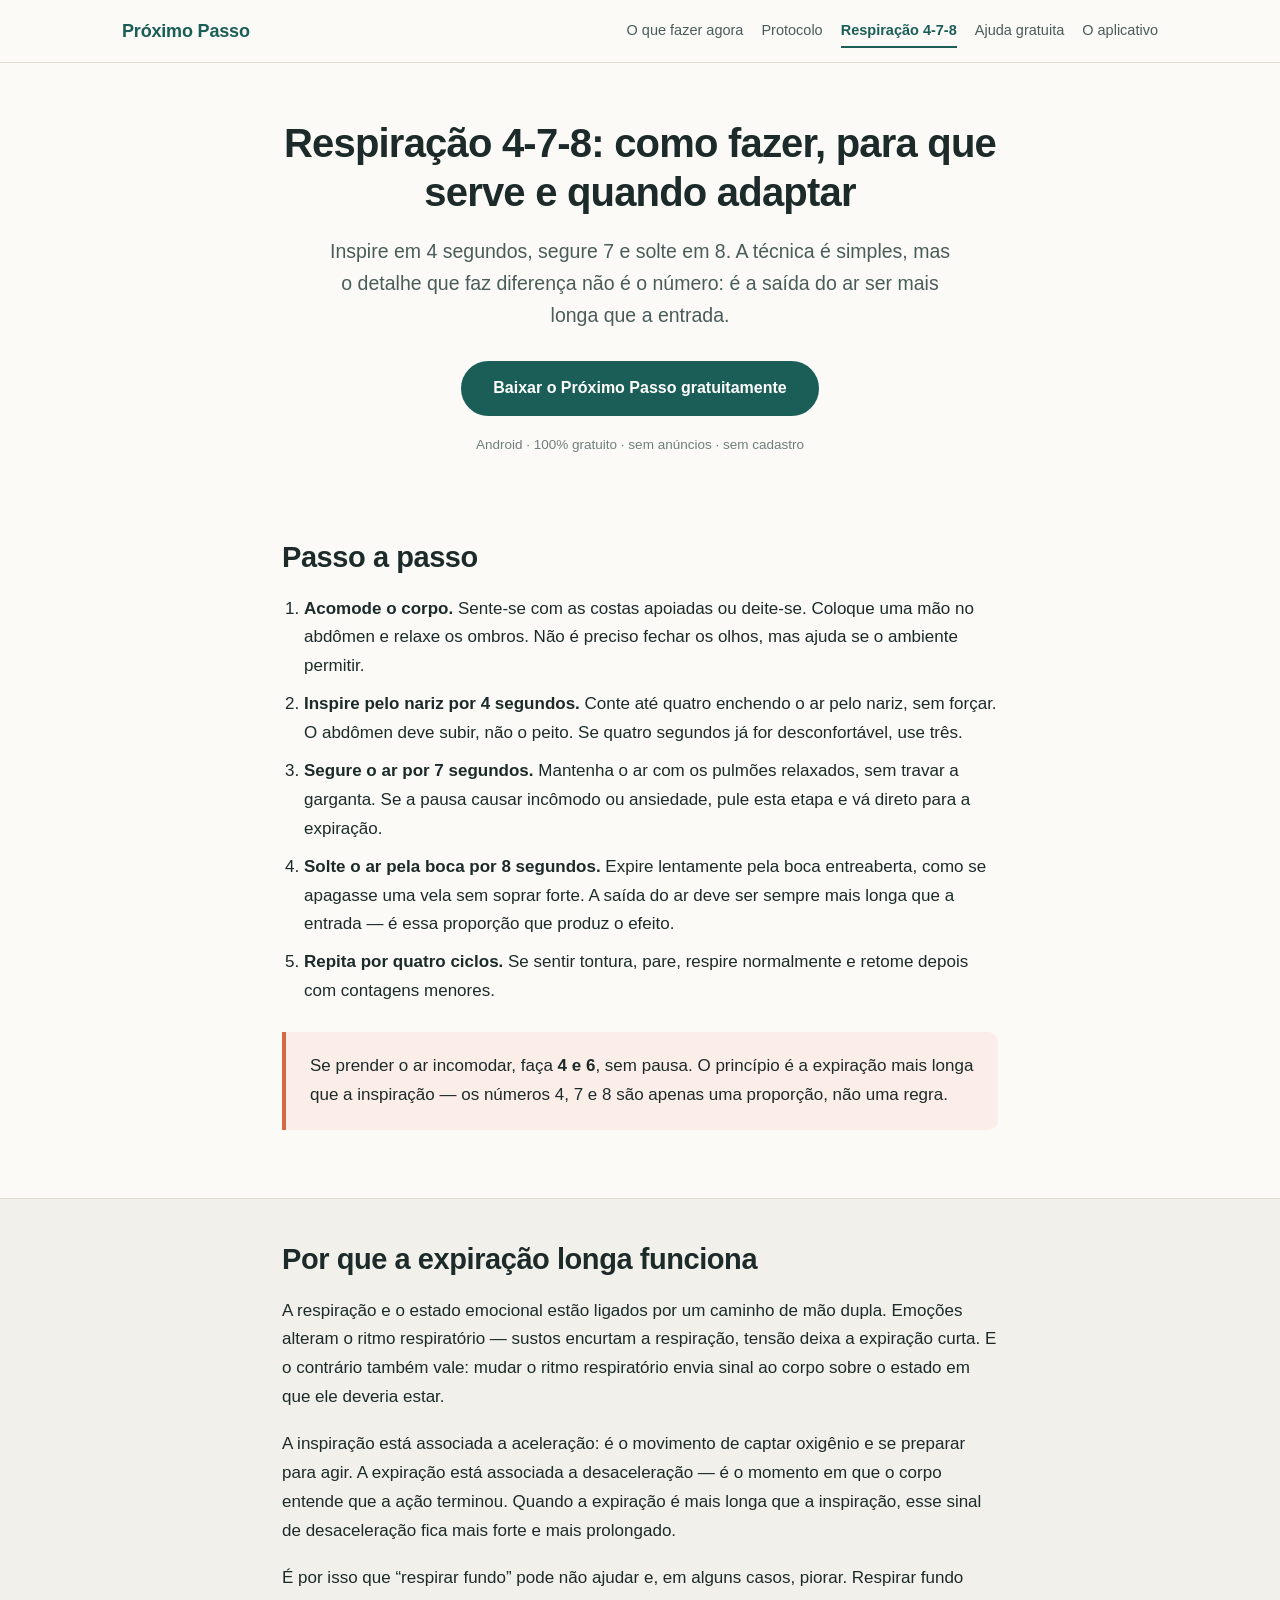
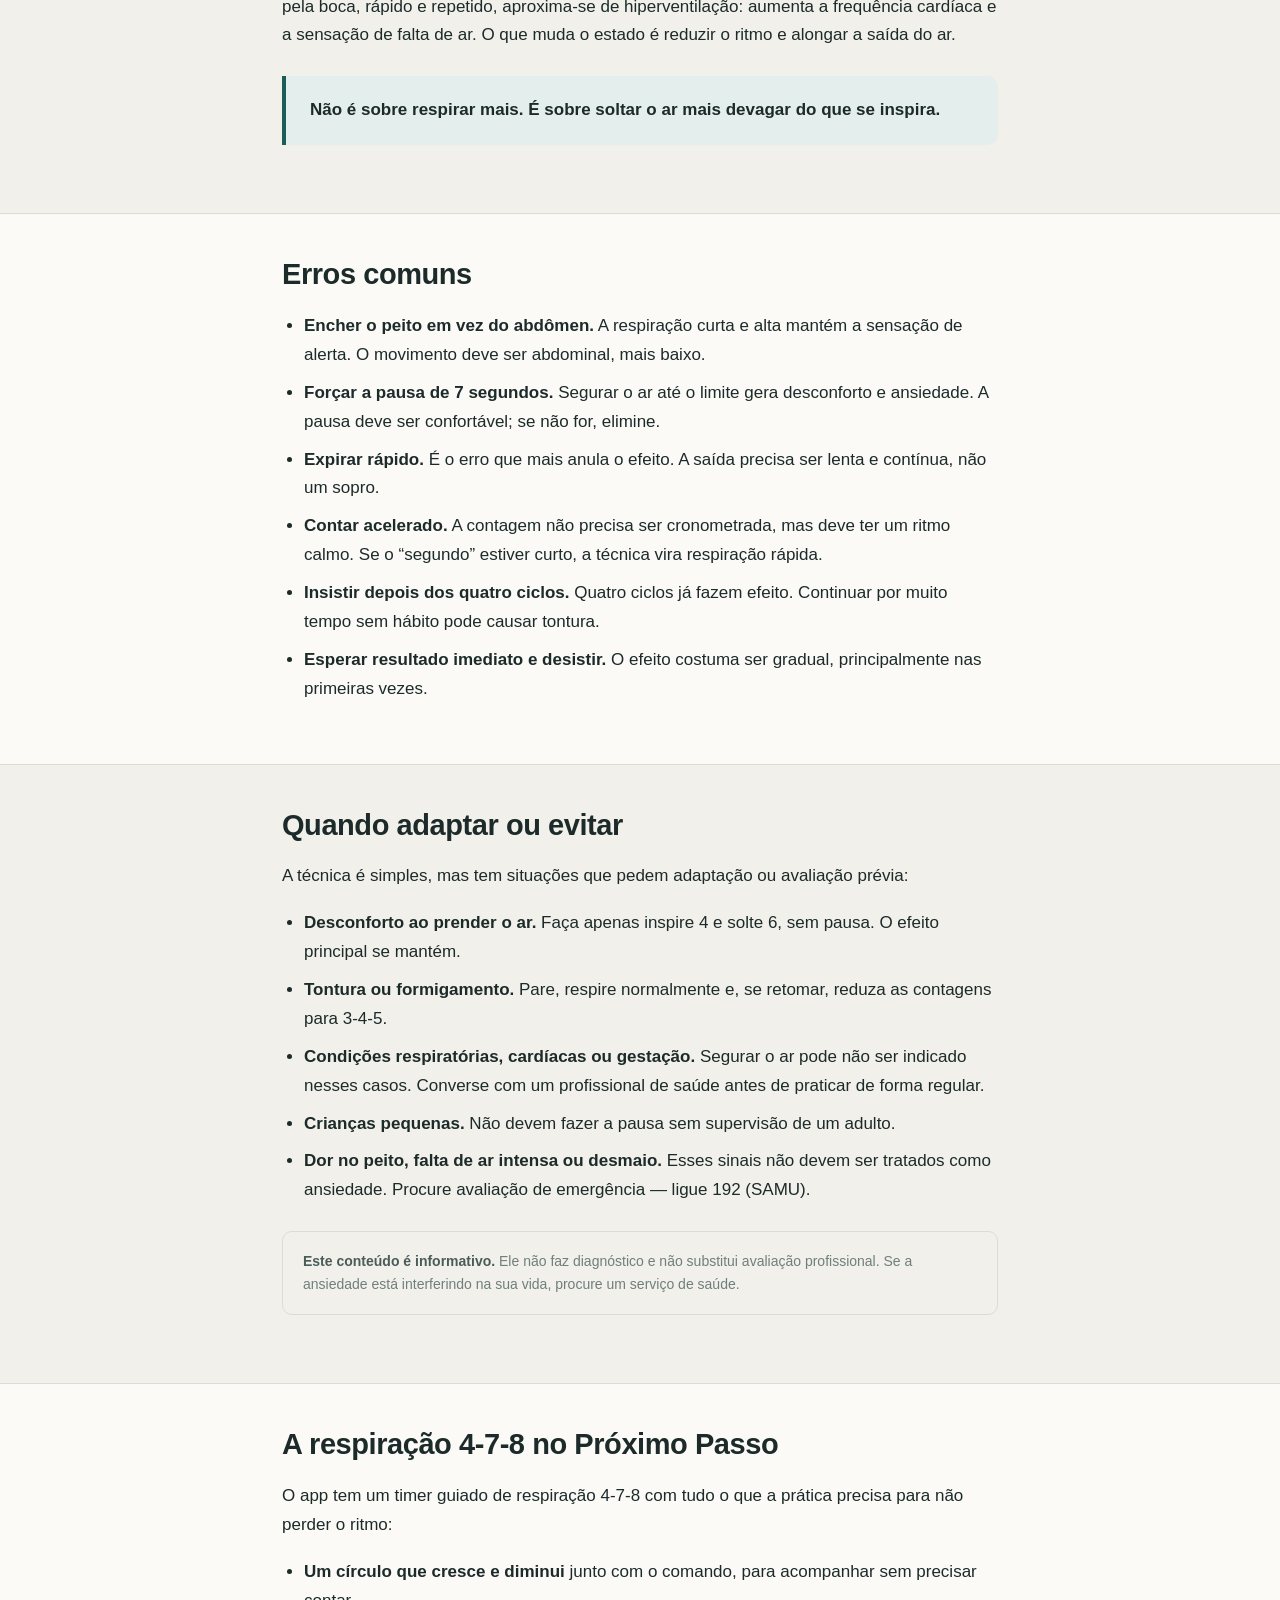
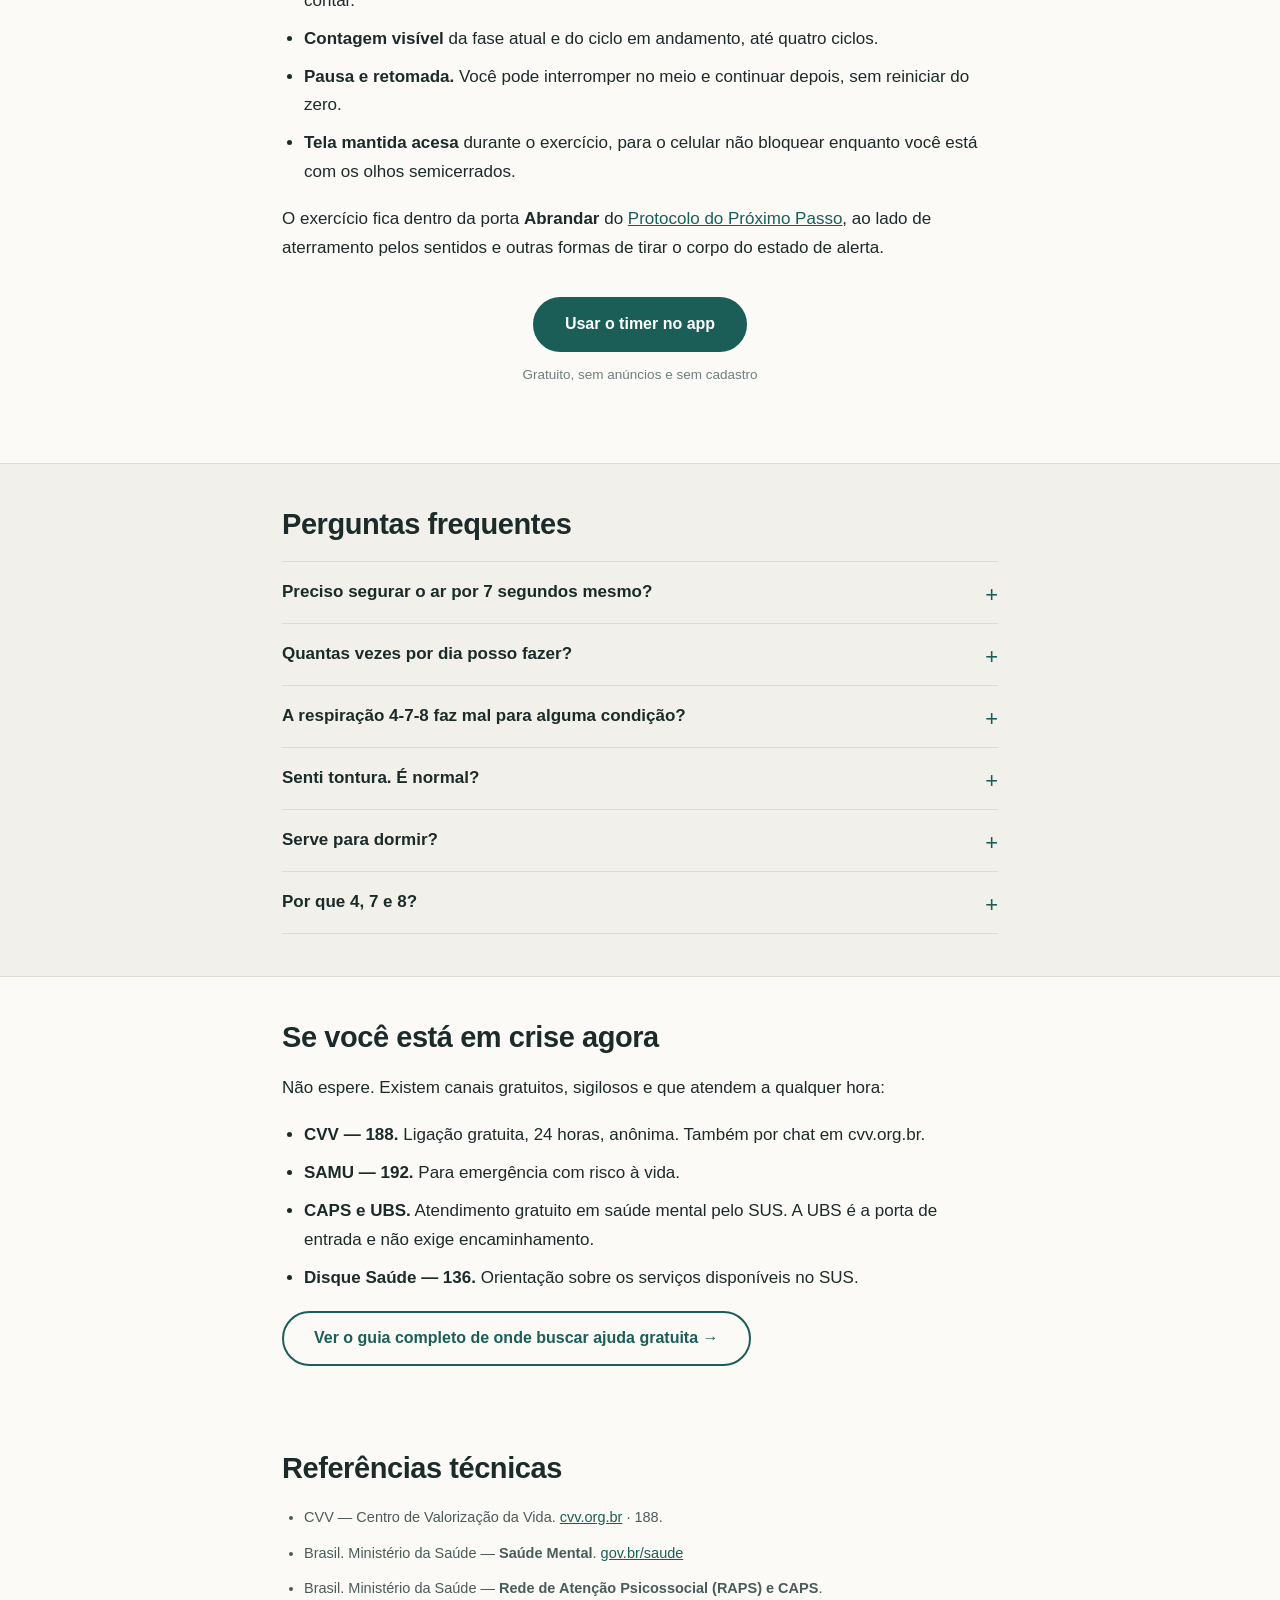
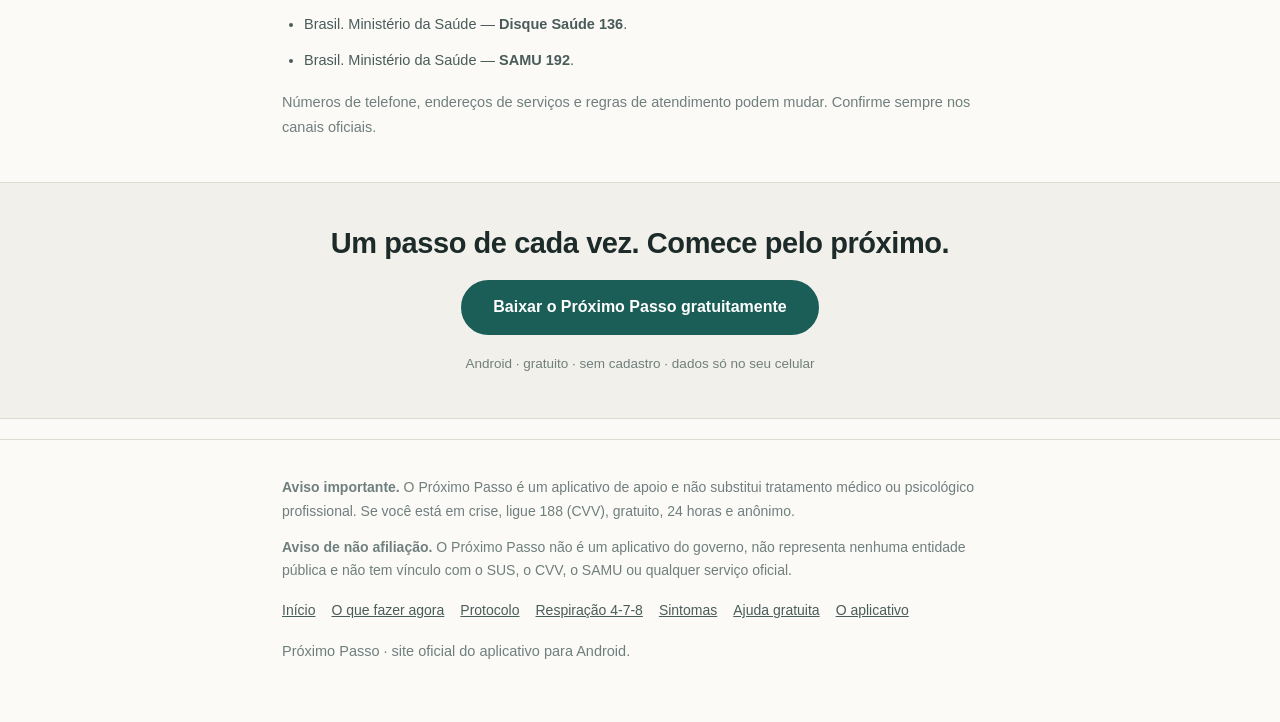
<file: respiracao-4-7-8.html>
<!DOCTYPE html>
<html lang="pt-BR">
<head>
<meta charset="utf-8">
<title>Respiração 4-7-8: como fazer, para que serve e cuidados</title>
<meta name="description" content="Passo a passo da respiração 4-7-8: inspire 4, segure 7, solte 8. Entenda por que a expiração longa funciona, erros comuns e quando não usar.">
<link rel="canonical" href="https://leoandradefr.github.io/proximo-passo/respiracao-4-7-8.html">
<meta name="robots" content="index, follow">
<meta name="viewport" content="width=device-width, initial-scale=1">
<meta property="og:type" content="article">
<meta property="og:title" content="Respiração 4-7-8: como fazer, para que serve e cuidados">
<meta property="og:description" content="Inspire 4, segure 7, solte 8. Passo a passo da respiração 4-7-8, por que a expiração longa importa e quando adaptar a técnica.">
<meta property="og:url" content="https://leoandradefr.github.io/proximo-passo/respiracao-4-7-8.html">
<meta property="og:locale" content="pt_BR">
<meta property="og:site_name" content="Próximo Passo">
<link rel="stylesheet" href="style.css">
<script type="application/ld+json">
{
  "@context": "https://schema.org",
  "@type": "HowTo",
  "name": "Como fazer a respiração 4-7-8",
  "description": "Técnica de respiração com expiração alongada: inspirar por 4 segundos, segurar por 7 e soltar por 8, repetindo por quatro ciclos.",
  "inLanguage": "pt-BR",
  "totalTime": "PT2M",
  "step": [
    {
      "@type": "HowToStep",
      "position": 1,
      "name": "Acomode o corpo",
      "text": "Sente-se com as costas apoiadas ou deite-se. Coloque uma mão no abdômen e relaxe os ombros. Não é necessário fechar os olhos, mas ajuda se o ambiente permitir."
    },
    {
      "@type": "HowToStep",
      "position": 2,
      "name": "Inspire pelo nariz por 4 segundos",
      "text": "Conte até quatro enchendo o ar pelo nariz, sem forçar. O abdômen deve subir, não o peito. Se quatro segundos já for desconfortável, use três."
    },
    {
      "@type": "HowToStep",
      "position": 3,
      "name": "Segure o ar por 7 segundos",
      "text": "Mantenha o ar com os pulmões relaxados, sem travar a garganta. Se a pausa causar incômodo ou ansiedade, pule esta etapa e vá direto para a expiração."
    },
    {
      "@type": "HowToStep",
      "position": 4,
      "name": "Solte o ar pela boca por 8 segundos",
      "text": "Expire lentamente pela boca entreaberta, como se apagasse uma vela sem soprar forte. A saída do ar deve ser sempre mais longa que a entrada — é essa proporção que produz o efeito."
    },
    {
      "@type": "HowToStep",
      "position": 5,
      "name": "Repita por quatro ciclos",
      "text": "Complete quatro repetições completas. Se sentir tontura, pare, respire normalmente e retome depois com contagens menores."
    }
  ]
}
</script>
<script type="application/ld+json">
{
  "@context": "https://schema.org",
  "@type": "FAQPage",
  "mainEntity": [
    { "@type": "Question", "name": "Preciso segurar o ar por 7 segundos mesmo?",
      "acceptedAnswer": { "@type": "Answer", "text": "Não. A pausa é opcional. O que sustenta o efeito é a expiração mais longa que a inspiração. Se segurar o ar causa incômodo, faça apenas inspire 4 e solte 6." } },
    { "@type": "Question", "name": "Quantas vezes por dia posso fazer?",
      "acceptedAnswer": { "@type": "Answer", "text": "Não há um número obrigatório. Muitas pessoas fazem quatro ciclos quando percebem a tensão subindo e, se quiserem, repetem mais tarde. O uso regular tende a ser mais útil do que o uso apenas em crise." } },
    { "@type": "Question", "name": "A respiração 4-7-8 faz mal para alguma condição?",
      "acceptedAnswer": { "@type": "Answer", "text": "Segurar o ar pode não ser indicado em algumas condições respiratórias, cardíacas ou na gestação. Se você tem alguma condição de saúde, converse com um profissional antes de praticar." } },
    { "@type": "Question", "name": "Senti tontura. É normal?",
      "acceptedAnswer": { "@type": "Answer", "text": "Pode acontecer quando a respiração fica mais rápida ou mais profunda do que o corpo está acostumado. Pare, respire normalmente e, se retomar, use contagens menores, como 3-4-5." } },
    { "@type": "Question", "name": "Serve para dormir?",
      "acceptedAnswer": { "@type": "Answer", "text": "Muitas pessoas usam a expiração alongada como parte da rotina de desaceleração antes de dormir. Não é um indutor de sono e não substitui avaliação de problemas persistentes de sono." } },
    { "@type": "Question", "name": "Por que 4, 7 e 8?",
      "acceptedAnswer": { "@type": "Answer", "text": "Os números não são uma regra fixa. Eles criam uma proporção em que a expiração é o dobro da inspiração. Outras combinações, como 4-6 ou 5-7, seguem o mesmo princípio." } }
  ]
}
</script>
</head>
<body>
<a class="skip-link" href="#conteudo">Ir para o conteúdo</a>

<header class="site">
  <div class="wrap-wide">
    <a class="brand" href="index.html">Próximo Passo</a>
    <nav class="site" aria-label="Navegação principal">
      <a href="ansiedade-o-que-fazer-agora.html">O que fazer agora</a>
      <a href="protocolo-do-proximo-passo.html">Protocolo</a>
      <a href="respiracao-4-7-8.html" aria-current="page">Respiração 4-7-8</a>
      <a href="onde-buscar-ajuda-gratuita.html">Ajuda gratuita</a>
      <a href="app.html">O aplicativo</a>
    </nav>
  </div>
</header>

<main id="conteudo">

  <div class="wrap">
    <div class="hero">
      <h1>Respiração 4-7-8: como fazer, para que serve e quando adaptar</h1>
      <p class="lead">Inspire em 4 segundos, segure 7 e solte em 8. A técnica é simples, mas o detalhe que faz diferença não é o número: é a saída do ar ser mais longa que a entrada.</p>
      <p><a class="btn" href="https://play.google.com/store/apps/details?id=br.com.leonardo_andrade.proximo_passo&amp;hl=pt_BR">Baixar o Próximo Passo gratuitamente</a></p>
      <span class="btn-note">Android · 100% gratuito · sem anúncios · sem cadastro</span>
    </div>
  </div>

  <section>
    <div class="wrap">
      <h2>Passo a passo</h2>
      <ol>
        <li><strong>Acomode o corpo.</strong> Sente-se com as costas apoiadas ou deite-se. Coloque uma mão no abdômen e relaxe os ombros. Não é preciso fechar os olhos, mas ajuda se o ambiente permitir.</li>
        <li><strong>Inspire pelo nariz por 4 segundos.</strong> Conte até quatro enchendo o ar pelo nariz, sem forçar. O abdômen deve subir, não o peito. Se quatro segundos já for desconfortável, use três.</li>
        <li><strong>Segure o ar por 7 segundos.</strong> Mantenha o ar com os pulmões relaxados, sem travar a garganta. Se a pausa causar incômodo ou ansiedade, pule esta etapa e vá direto para a expiração.</li>
        <li><strong>Solte o ar pela boca por 8 segundos.</strong> Expire lentamente pela boca entreaberta, como se apagasse uma vela sem soprar forte. A saída do ar deve ser sempre mais longa que a entrada — é essa proporção que produz o efeito.</li>
        <li><strong>Repita por quatro ciclos.</strong> Se sentir tontura, pare, respire normalmente e retome depois com contagens menores.</li>
      </ol>

      <div class="callout callout-warm">
        <p>Se prender o ar incomodar, faça <strong>4 e 6</strong>, sem pausa. O princípio é a expiração mais longa que a inspiração — os números 4, 7 e 8 são apenas uma proporção, não uma regra.</p>
      </div>
    </div>
  </section>

  <section class="alt">
    <div class="wrap">
      <h2>Por que a expiração longa funciona</h2>
      <p>A respiração e o estado emocional estão ligados por um caminho de mão dupla. Emoções alteram o ritmo respiratório — sustos encurtam a respiração, tensão deixa a expiração curta. E o contrário também vale: mudar o ritmo respiratório envia sinal ao corpo sobre o estado em que ele deveria estar.</p>
      <p>A inspiração está associada a aceleração: é o movimento de captar oxigênio e se preparar para agir. A expiração está associada a desaceleração — é o momento em que o corpo entende que a ação terminou. Quando a expiração é mais longa que a inspiração, esse sinal de desaceleração fica mais forte e mais prolongado.</p>
      <p>É por isso que “respirar fundo” pode não ajudar e, em alguns casos, piorar. Respirar fundo pela boca, rápido e repetido, aproxima-se de hiperventilação: aumenta a frequência cardíaca e a sensação de falta de ar. O que muda o estado é reduzir o ritmo e alongar a saída do ar.</p>

      <div class="callout">
        <p><strong>Não é sobre respirar mais. É sobre soltar o ar mais devagar do que se inspira.</strong></p>
      </div>
    </div>
  </section>

  <section>
    <div class="wrap">
      <h2>Erros comuns</h2>
      <ul>
        <li><strong>Encher o peito em vez do abdômen.</strong> A respiração curta e alta mantém a sensação de alerta. O movimento deve ser abdominal, mais baixo.</li>
        <li><strong>Forçar a pausa de 7 segundos.</strong> Segurar o ar até o limite gera desconforto e ansiedade. A pausa deve ser confortável; se não for, elimine.</li>
        <li><strong>Expirar rápido.</strong> É o erro que mais anula o efeito. A saída precisa ser lenta e contínua, não um sopro.</li>
        <li><strong>Contar acelerado.</strong> A contagem não precisa ser cronometrada, mas deve ter um ritmo calmo. Se o “segundo” estiver curto, a técnica vira respiração rápida.</li>
        <li><strong>Insistir depois dos quatro ciclos.</strong> Quatro ciclos já fazem efeito. Continuar por muito tempo sem hábito pode causar tontura.</li>
        <li><strong>Esperar resultado imediato e desistir.</strong> O efeito costuma ser gradual, principalmente nas primeiras vezes.</li>
      </ul>
    </div>
  </section>

  <section class="alt">
    <div class="wrap">
      <h2>Quando adaptar ou evitar</h2>
      <p>A técnica é simples, mas tem situações que pedem adaptação ou avaliação prévia:</p>
      <ul>
        <li><strong>Desconforto ao prender o ar.</strong> Faça apenas inspire 4 e solte 6, sem pausa. O efeito principal se mantém.</li>
        <li><strong>Tontura ou formigamento.</strong> Pare, respire normalmente e, se retomar, reduza as contagens para 3-4-5.</li>
        <li><strong>Condições respiratórias, cardíacas ou gestação.</strong> Segurar o ar pode não ser indicado nesses casos. Converse com um profissional de saúde antes de praticar de forma regular.</li>
        <li><strong>Crianças pequenas.</strong> Não devem fazer a pausa sem supervisão de um adulto.</li>
        <li><strong>Dor no peito, falta de ar intensa ou desmaio.</strong> Esses sinais não devem ser tratados como ansiedade. Procure avaliação de emergência — ligue 192 (SAMU).</li>
      </ul>

      <div class="notice">
        <p><strong>Este conteúdo é informativo.</strong> Ele não faz diagnóstico e não substitui avaliação profissional. Se a ansiedade está interferindo na sua vida, procure um serviço de saúde.</p>
      </div>
    </div>
  </section>

  <section>
    <div class="wrap">
      <h2>A respiração 4-7-8 no Próximo Passo</h2>
      <p>O app tem um timer guiado de respiração 4-7-8 com tudo o que a prática precisa para não perder o ritmo:</p>
      <ul>
        <li><strong>Um círculo que cresce e diminui</strong> junto com o comando, para acompanhar sem precisar contar.</li>
        <li><strong>Contagem visível</strong> da fase atual e do ciclo em andamento, até quatro ciclos.</li>
        <li><strong>Pausa e retomada.</strong> Você pode interromper no meio e continuar depois, sem reiniciar do zero.</li>
        <li><strong>Tela mantida acesa</strong> durante o exercício, para o celular não bloquear enquanto você está com os olhos semicerrados.</li>
      </ul>
      <p>O exercício fica dentro da porta <strong>Abrandar</strong> do <a href="protocolo-do-proximo-passo.html">Protocolo do Próximo Passo</a>, ao lado de aterramento pelos sentidos e outras formas de tirar o corpo do estado de alerta.</p>
      <div class="btn-row">
        <a class="btn" href="https://play.google.com/store/apps/details?id=br.com.leonardo_andrade.proximo_passo&amp;hl=pt_BR">Usar o timer no app</a>
        <span class="btn-note">Gratuito, sem anúncios e sem cadastro</span>
      </div>
    </div>
  </section>

  <section class="alt">
    <div class="wrap">
      <h2>Perguntas frequentes</h2>
      <div class="faq">
        <details>
          <summary>Preciso segurar o ar por 7 segundos mesmo?</summary>
          <p>Não. A pausa é opcional. O que sustenta o efeito é a expiração mais longa que a inspiração. Se segurar o ar causa incômodo, faça apenas inspire 4 e solte 6.</p>
        </details>
        <details>
          <summary>Quantas vezes por dia posso fazer?</summary>
          <p>Não há um número obrigatório. Muitas pessoas fazem quatro ciclos quando percebem a tensão subindo e, se quiserem, repetem mais tarde. O uso regular tende a ser mais útil do que o uso apenas em crise.</p>
        </details>
        <details>
          <summary>A respiração 4-7-8 faz mal para alguma condição?</summary>
          <p>Segurar o ar pode não ser indicado em algumas condições respiratórias, cardíacas ou na gestação. Se você tem alguma condição de saúde, converse com um profissional antes de praticar.</p>
        </details>
        <details>
          <summary>Senti tontura. É normal?</summary>
          <p>Pode acontecer quando a respiração fica mais rápida ou mais profunda do que o corpo está acostumado. Pare, respire normalmente e, se retomar, use contagens menores, como 3-4-5.</p>
        </details>
        <details>
          <summary>Serve para dormir?</summary>
          <p>Muitas pessoas usam a expiração alongada como parte da rotina de desaceleração antes de dormir. Não é um indutor de sono e não substitui avaliação de problemas persistentes de sono.</p>
        </details>
        <details>
          <summary>Por que 4, 7 e 8?</summary>
          <p>Os números não são uma regra fixa. Eles criam uma proporção em que a expiração é o dobro da inspiração. Outras combinações, como 4-6 ou 5-7, seguem o mesmo princípio.</p>
        </details>
      </div>
    </div>
  </section>

  <section>
    <div class="wrap">
      <h2>Se você está em crise agora</h2>
      <p>Não espere. Existem canais gratuitos, sigilosos e que atendem a qualquer hora:</p>
      <ul>
        <li><strong>CVV — 188.</strong> Ligação gratuita, 24 horas, anônima. Também por chat em cvv.org.br.</li>
        <li><strong>SAMU — 192.</strong> Para emergência com risco à vida.</li>
        <li><strong>CAPS e UBS.</strong> Atendimento gratuito em saúde mental pelo SUS. A UBS é a porta de entrada e não exige encaminhamento.</li>
        <li><strong>Disque Saúde — 136.</strong> Orientação sobre os serviços disponíveis no SUS.</li>
      </ul>
      <p><a class="btn btn-outline" href="onde-buscar-ajuda-gratuita.html">Ver o guia completo de onde buscar ajuda gratuita →</a></p>
    </div>
  </section>

  <section>
    <div class="wrap">
      <h2>Referências técnicas</h2>
      <ul class="refs">
        <li>CVV — Centro de Valorização da Vida. <a href="https://www.cvv.org.br/" rel="noopener">cvv.org.br</a> · 188.</li>
        <li>Brasil. Ministério da Saúde — <strong>Saúde Mental</strong>. <a href="https://www.gov.br/saude/pt-br/assuntos/saude-de-a-a-z/s/saude-mental" rel="noopener">gov.br/saude</a></li>
        <li>Brasil. Ministério da Saúde — <strong>Rede de Atenção Psicossocial (RAPS) e CAPS</strong>.</li>
        <li>Brasil. Ministério da Saúde — <strong>Disque Saúde 136</strong>.</li>
        <li>Brasil. Ministério da Saúde — <strong>SAMU 192</strong>.</li>
      </ul>
      <p class="small">Números de telefone, endereços de serviços e regras de atendimento podem mudar. Confirme sempre nos canais oficiais.</p>
    </div>
  </section>

  <section class="alt">
    <div class="wrap center">
      <h2>Um passo de cada vez. Comece pelo próximo.</h2>
      <p><a class="btn" href="https://play.google.com/store/apps/details?id=br.com.leonardo_andrade.proximo_passo&amp;hl=pt_BR">Baixar o Próximo Passo gratuitamente</a></p>
      <span class="btn-note">Android · gratuito · sem cadastro · dados só no seu celular</span>
    </div>
  </section>

</main>

<footer class="site">
  <div class="wrap">
    <p><strong>Aviso importante.</strong> O Próximo Passo é um aplicativo de apoio e não substitui tratamento médico ou psicológico profissional. Se você está em crise, ligue 188 (CVV), gratuito, 24 horas e anônimo.</p>
    <p><strong>Aviso de não afiliação.</strong> O Próximo Passo não é um aplicativo do governo, não representa nenhuma entidade pública e não tem vínculo com o SUS, o CVV, o SAMU ou qualquer serviço oficial.</p>
    <div class="foot-links">
      <a href="index.html">Início</a>
      <a href="ansiedade-o-que-fazer-agora.html">O que fazer agora</a>
      <a href="protocolo-do-proximo-passo.html">Protocolo</a>
      <a href="respiracao-4-7-8.html">Respiração 4-7-8</a>
      <a href="crise-de-ansiedade-sintomas.html">Sintomas</a>
      <a href="onde-buscar-ajuda-gratuita.html">Ajuda gratuita</a>
      <a href="app.html">O aplicativo</a>
    </div>
    <p class="small">Próximo Passo · site oficial do aplicativo para Android.</p>
  </div>
</footer>

</body>
</html>
</file>
<file: style.css>
/* Próximo Passo — site institucional
   Design: limpo, acolhedor, alta legibilidade, sem dependências externas.
   Paleta: verde-petróleo (calma/estabilidade) + terracota (acolhimento). */

:root {
  --bg: #fbfaf7;
  --bg-alt: #f2f0ea;
  --ink: #1c2b2a;
  --ink-soft: #4a5c5a;
  --ink-mute: #6f7f7d;
  --brand: #1b5e57;
  --brand-dark: #14453f;
  --brand-light: #e4efed;
  --accent: #d16b45;
  --accent-soft: #fbeee8;
  --line: #dfdbd2;
  --white: #ffffff;
  --radius: 14px;
  --maxw: 760px;
  --maxw-wide: 1080px;
  --font: -apple-system, BlinkMacSystemFont, "Segoe UI", Roboto, "Helvetica Neue", Arial, sans-serif;
}

* { box-sizing: border-box; }

html {
  scroll-behavior: smooth;
  -webkit-text-size-adjust: 100%;
}

body {
  margin: 0;
  background: var(--bg);
  color: var(--ink);
  font-family: var(--font);
  font-size: 17px;
  line-height: 1.7;
  -webkit-font-smoothing: antialiased;
}

/* ---------- Estrutura ---------- */

.wrap {
  width: 100%;
  max-width: var(--maxw);
  margin: 0 auto;
  padding: 0 22px;
}

.wrap-wide {
  width: 100%;
  max-width: var(--maxw-wide);
  margin: 0 auto;
  padding: 0 22px;
}

header.site {
  border-bottom: 1px solid var(--line);
  background: var(--bg);
  position: sticky;
  top: 0;
  z-index: 20;
}

header.site .wrap-wide {
  display: flex;
  align-items: center;
  justify-content: space-between;
  gap: 16px;
  min-height: 62px;
  flex-wrap: wrap;
}

.brand {
  font-weight: 700;
  font-size: 18px;
  letter-spacing: -0.01em;
  color: var(--brand);
  text-decoration: none;
  white-space: nowrap;
}

.brand span {
  color: var(--ink-mute);
  font-weight: 500;
}

nav.site {
  display: flex;
  gap: 18px;
  flex-wrap: wrap;
}

nav.site a {
  color: var(--ink-soft);
  text-decoration: none;
  font-size: 14.5px;
  font-weight: 500;
  padding: 4px 0;
  border-bottom: 2px solid transparent;
  transition: color .15s, border-color .15s;
}

nav.site a:hover,
nav.site a:focus {
  color: var(--brand);
  border-bottom-color: var(--brand);
}

nav.site a[aria-current="page"] {
  color: var(--brand);
  border-bottom-color: var(--brand);
  font-weight: 600;
}

main { display: block; }

/* ---------- Hero ---------- */

.hero {
  padding: 56px 0 40px;
  text-align: center;
}

.hero h1 {
  font-size: clamp(28px, 5vw, 40px);
  line-height: 1.22;
  letter-spacing: -0.02em;
  margin: 0 0 18px;
  font-weight: 700;
  color: var(--ink);
}

.hero p.lead {
  font-size: clamp(17px, 2.2vw, 19.5px);
  color: var(--ink-soft);
  max-width: 620px;
  margin: 0 auto 30px;
  line-height: 1.65;
}

/* ---------- Botões ---------- */

.btn {
  display: inline-block;
  background: var(--brand);
  color: var(--white);
  text-decoration: none;
  font-weight: 600;
  font-size: 16px;
  padding: 15px 30px;
  border-radius: 999px;
  border: 2px solid var(--brand);
  transition: background .15s, transform .1s;
  line-height: 1.3;
}

.btn:hover, .btn:focus {
  background: var(--brand-dark);
  border-color: var(--brand-dark);
  transform: translateY(-1px);
}

.btn-outline {
  background: transparent;
  color: var(--brand);
}

.btn-outline:hover, .btn-outline:focus {
  background: var(--brand-light);
  color: var(--brand-dark);
}

.btn-note {
  display: block;
  font-size: 13.5px;
  color: var(--ink-mute);
  margin-top: 12px;
}

.btn-row {
  text-align: center;
  margin: 34px 0;
}

/* ---------- Seções ---------- */

section {
  padding: 42px 0;
}

section.alt {
  background: var(--bg-alt);
  border-top: 1px solid var(--line);
  border-bottom: 1px solid var(--line);
}

h2 {
  font-size: clamp(23px, 3.4vw, 29px);
  line-height: 1.3;
  letter-spacing: -0.015em;
  margin: 0 0 18px;
  font-weight: 700;
}

h3 {
  font-size: 19px;
  line-height: 1.4;
  margin: 30px 0 10px;
  font-weight: 650;
  color: var(--brand-dark);
}

p { margin: 0 0 18px; }

p:last-child { margin-bottom: 0; }

a { color: var(--brand); }

ul, ol {
  margin: 0 0 18px;
  padding-left: 22px;
}

li { margin-bottom: 9px; }

strong { font-weight: 650; }

/* ---------- Cards de funcionalidades ---------- */

.cards {
  display: grid;
  grid-template-columns: repeat(auto-fit, minmax(240px, 1fr));
  gap: 18px;
  margin: 26px 0;
}

.card {
  background: var(--white);
  border: 1px solid var(--line);
  border-radius: var(--radius);
  padding: 22px 22px 20px;
}

.card h3 {
  margin: 0 0 8px;
  font-size: 17px;
  color: var(--ink);
}

.card p {
  font-size: 15.5px;
  color: var(--ink-soft);
  margin: 0;
  line-height: 1.6;
}

/* ---------- Callout ---------- */

.callout {
  background: var(--brand-light);
  border-left: 4px solid var(--brand);
  border-radius: 0 10px 10px 0;
  padding: 20px 24px;
  margin: 26px 0;
}

.callout p { margin-bottom: 10px; }
.callout p:last-child { margin-bottom: 0; }

.callout-warm {
  background: var(--accent-soft);
  border-left-color: var(--accent);
}

/* ---------- FAQ ---------- */

.faq details {
  border-bottom: 1px solid var(--line);
  padding: 16px 0;
}

.faq details:first-of-type { border-top: 1px solid var(--line); }

.faq summary {
  font-weight: 650;
  cursor: pointer;
  font-size: 17px;
  color: var(--ink);
  list-style: none;
  position: relative;
  padding-right: 28px;
}

.faq summary::-webkit-details-marker { display: none; }

.faq summary::after {
  content: "+";
  position: absolute;
  right: 0;
  top: -2px;
  font-size: 22px;
  font-weight: 400;
  color: var(--brand);
}

.faq details[open] summary::after { content: "−"; }

.faq details p {
  margin-top: 12px;
  color: var(--ink-soft);
  font-size: 16px;
}

/* ---------- Referências ---------- */

.refs {
  font-size: 14.5px;
  color: var(--ink-soft);
}

.refs li { margin-bottom: 11px; }

.refs a { color: var(--brand); }

/* ---------- Autor ---------- */

.author {
  display: flex;
  gap: 20px;
  align-items: flex-start;
  background: var(--white);
  border: 1px solid var(--line);
  border-radius: var(--radius);
  padding: 24px;
  margin: 26px 0;
}

.author-text { font-size: 15.5px; color: var(--ink-soft); }

.author-text p:last-child { margin-bottom: 0; }

/* ---------- Avisos ---------- */

.notice {
  font-size: 14px;
  color: var(--ink-mute);
  line-height: 1.65;
  background: var(--bg-alt);
  border: 1px solid var(--line);
  border-radius: 10px;
  padding: 18px 20px;
  margin: 26px 0;
}

.notice strong { color: var(--ink-soft); }

/* ---------- Footer ---------- */

footer.site {
  border-top: 1px solid var(--line);
  padding: 36px 0 46px;
  margin-top: 20px;
  font-size: 14px;
  color: var(--ink-mute);
}

footer.site p { margin-bottom: 12px; }

footer.site a { color: var(--ink-soft); }

footer.site .foot-links {
  display: flex;
  gap: 16px;
  flex-wrap: wrap;
  margin: 16px 0;
}

/* ---------- Utilidades ---------- */

.center { text-align: center; }

.small { font-size: 14.5px; color: var(--ink-mute); }

.skip-link {
  position: absolute;
  left: -9999px;
}

.skip-link:focus {
  left: 12px;
  top: 12px;
  background: var(--brand);
  color: white;
  padding: 10px 16px;
  border-radius: 8px;
  z-index: 99;
}

/* ---------- Responsivo ---------- */

@media (max-width: 620px) {
  body { font-size: 16.5px; }
  .hero { padding: 38px 0 26px; }
  section { padding: 32px 0; }
  .btn { width: 100%; text-align: center; }
  .author { flex-direction: column; gap: 12px; }
  nav.site { gap: 14px; }
  nav.site a { font-size: 14px; }
}

@media (prefers-reduced-motion: reduce) {
  html { scroll-behavior: auto; }
  * { transition: none !important; }
}
</file>
